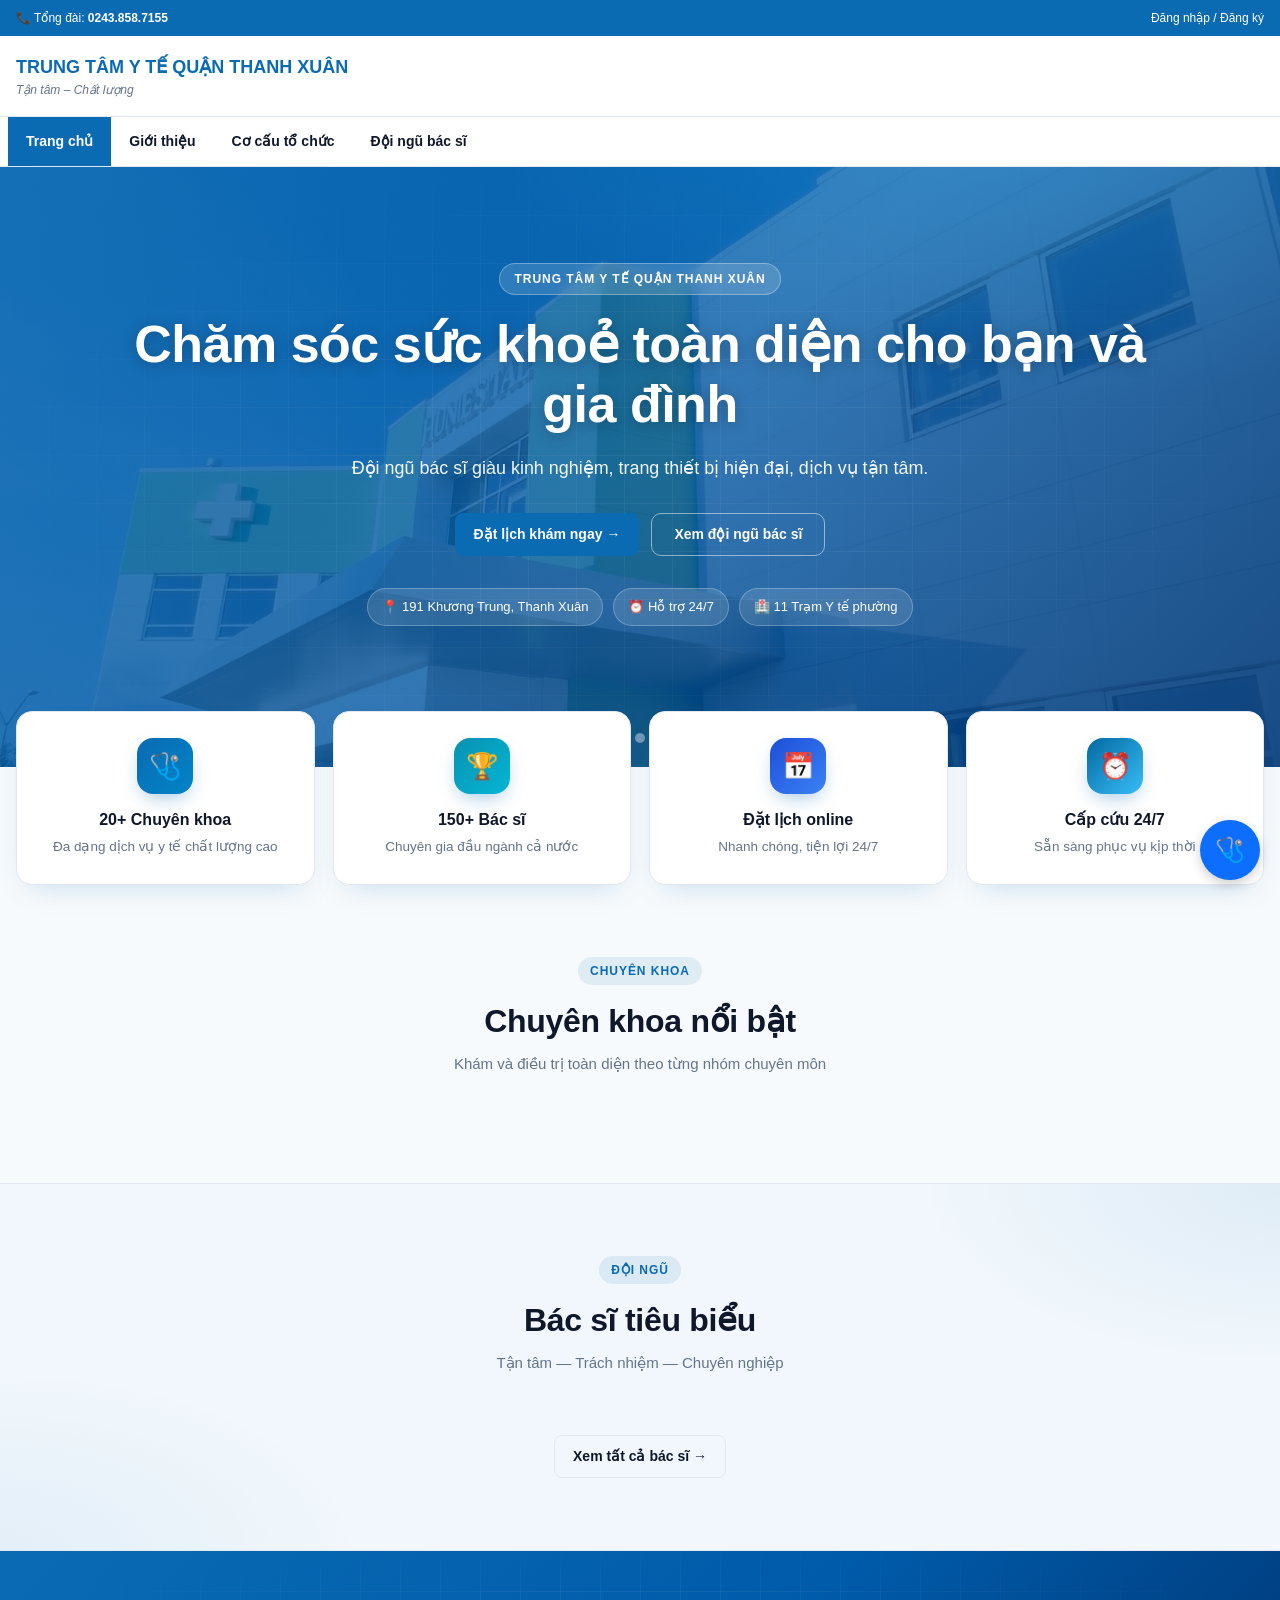
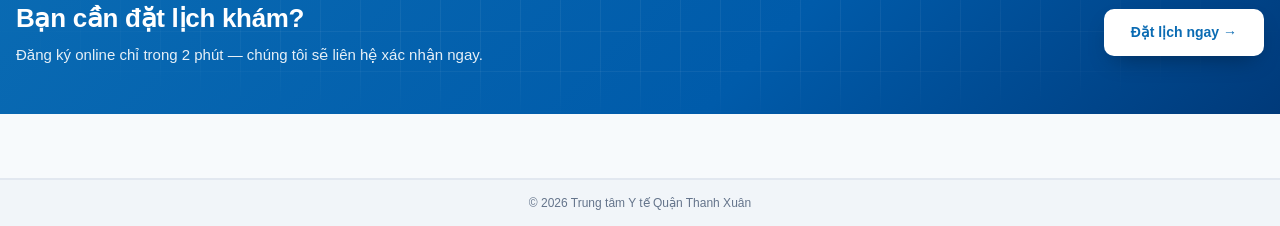
<file: src/main/resources/static/index.html>
<!doctype html>
<html lang="vi">
<head>
<meta charset="utf-8"/>
<meta name="viewport" content="width=device-width,initial-scale=1"/>
<title>TYT Quận Thanh Xuân — Trang chủ</title>
<meta name="description" content="Đặt lịch khám và chăm sóc sức khoẻ tại Trung tâm Y tế Quận Thanh Xuân."/>
<link rel="stylesheet" href="css/styles.css"/>
<link rel="stylesheet" href="css/index.css"/>
</head>
<body>
<script src="js/app.js"></script>
<script>renderHeader("index.html");</script>

<!-- ============ HERO SLIDER ============ -->
<section class="home-hero">
  <div class="home-hero-slides">
    <img src="images/hero-hospital.jpg" class="active" alt=""/>
    <img src="images/slide-1.jpg" alt=""/>
    <img src="images/slide-2.jpg" alt=""/>
    <img src="images/slide-3.jpg" alt=""/>
  </div>
  <div class="home-hero-overlay"></div>
  <div class="home-hero-inner container">
    <span class="home-eyebrow">Trung tâm Y tế Quận Thanh Xuân</span>
    <h1 id="heroTitle" class="home-title">Chăm sóc sức khoẻ toàn diện cho bạn và gia đình</h1>
    <p id="heroDesc" class="home-lead">Đội ngũ bác sĩ giàu kinh nghiệm, trang thiết bị hiện đại, dịch vụ tận tâm.</p>
    <div class="home-cta">
      <a href="booking.html" class="btn btn-primary">Đặt lịch khám ngay →</a>
      <a href="doctors.html" class="btn btn-outline-light">Xem đội ngũ bác sĩ</a>
    </div>
    <div class="home-hero-meta">
      <span>📍 191 Khương Trung, Thanh Xuân</span>
      <span>⏰ Hỗ trợ 24/7</span>
      <span>🏥 11 Trạm Y tế phường</span>
    </div>
  </div>
  <div class="home-hero-dots" id="dots"></div>
</section>

<!-- ============ FEATURE STATS ============ -->
<section class="container home-stats">
  <div class="home-feature">
    <div class="home-feature-icon ic-1">🩺</div>
    <h3>20+ Chuyên khoa</h3>
    <p>Đa dạng dịch vụ y tế chất lượng cao</p>
  </div>
  <div class="home-feature">
    <div class="home-feature-icon ic-2">🏆</div>
    <h3>150+ Bác sĩ</h3>
    <p>Chuyên gia đầu ngành cả nước</p>
  </div>
  <div class="home-feature">
    <div class="home-feature-icon ic-3">📅</div>
    <h3>Đặt lịch online</h3>
    <p>Nhanh chóng, tiện lợi 24/7</p>
  </div>
  <div class="home-feature">
    <div class="home-feature-icon ic-4">⏰</div>
    <h3>Cấp cứu 24/7</h3>
    <p>Sẵn sàng phục vụ kịp thời</p>
  </div>
</section>

<!-- ============ DEPARTMENTS ============ -->
<section class="container home-section">
  <div class="home-section-head">
    <span class="home-eyebrow-dark">Chuyên khoa</span>
    <h2 class="home-h2">Chuyên khoa nổi bật</h2>
    <p class="home-sub">Khám và điều trị toàn diện theo từng nhóm chuyên môn</p>
  </div>
  <div class="dept-grid" id="deptList"></div>
</section>

<!-- ============ DOCTORS ============ -->
<section class="home-doctors-bg">
  <div class="container home-section">
    <div class="home-section-head">
      <span class="home-eyebrow-dark">Đội ngũ</span>
      <h2 class="home-h2">Bác sĩ tiêu biểu</h2>
      <p class="home-sub">Tận tâm — Trách nhiệm — Chuyên nghiệp</p>
    </div>
    <div class="doc-grid" id="docList"></div>
    <div class="text-center mt-4">
      <a href="doctors.html" class="btn btn-outline">Xem tất cả bác sĩ →</a>
    </div>
  </div>
</section>

<!-- ============ CTA STRIP ============ -->
<section class="home-cta-strip">
  <div class="container home-cta-inner">
    <div>
      <h2>Bạn cần đặt lịch khám?</h2>
      <p>Đăng ký online chỉ trong 2 phút — chúng tôi sẽ liên hệ xác nhận ngay.</p>
    </div>
    <a href="booking.html" class="btn btn-white">Đặt lịch ngay →</a>
  </div>
</section>

<script>renderFooter();</script>
<script>
const slidesData = [
  ["Chăm sóc sức khoẻ toàn diện cho bạn và gia đình","Đội ngũ bác sĩ giàu kinh nghiệm, trang thiết bị hiện đại."],
  ["Cơ sở vật chất hiện đại bậc nhất","Không gian xanh, sạch, thân thiện với người bệnh."],
  ["Đội ngũ y bác sĩ tận tâm","150+ chuyên gia hàng đầu sẵn sàng phục vụ 24/7."],
  ["Trang thiết bị y tế tiên tiến","Công nghệ chẩn đoán và điều trị nhập khẩu chính hãng."],
];
const heroImgs = $$(".home-hero-slides img");
const dots = $("#dots");
slidesData.forEach((_,i)=>{ const b=document.createElement("button"); if(i===0)b.classList.add("active"); b.onclick=()=>setSlide(i); dots.appendChild(b); });
let cur = 0;
function setSlide(i){ cur=i; heroImgs.forEach((im,k)=>im.classList.toggle("active",k===i));
  $$(".home-hero-dots button").forEach((b,k)=>b.classList.toggle("active",k===i));
  $("#heroTitle").textContent = slidesData[i][0]; $("#heroDesc").textContent = slidesData[i][1]; }
setInterval(()=>setSlide((cur+1)%slidesData.length), 4000);

$("#deptList").innerHTML = departments.map((d,i) => `
  <article class="dept-card">
    <div class="dept-num">${String(i+1).padStart(2,"0")}</div>
    <h3>${esc(d.name)}</h3>
    <p>${esc(d.desc)}</p>
    <a href="booking.html" class="dept-link">Đặt lịch →</a>
  </article>`).join("");

$("#docList").innerHTML = doctors.slice(0,3).map(d => `
  <article class="doc-card">
    <div class="doc-avatar"><img src="${d.avatar}" alt=""/></div>
    <h3>${esc(d.name)}</h3>
    <p class="doc-spec">${esc(d.specialty)}</p>
    <p class="doc-exp">${esc(d.exp)}</p>
    <a href="booking.html" class="doc-link">Đặt lịch khám →</a>
  </article>`).join("");
</script>
</body>
</html>
</file>
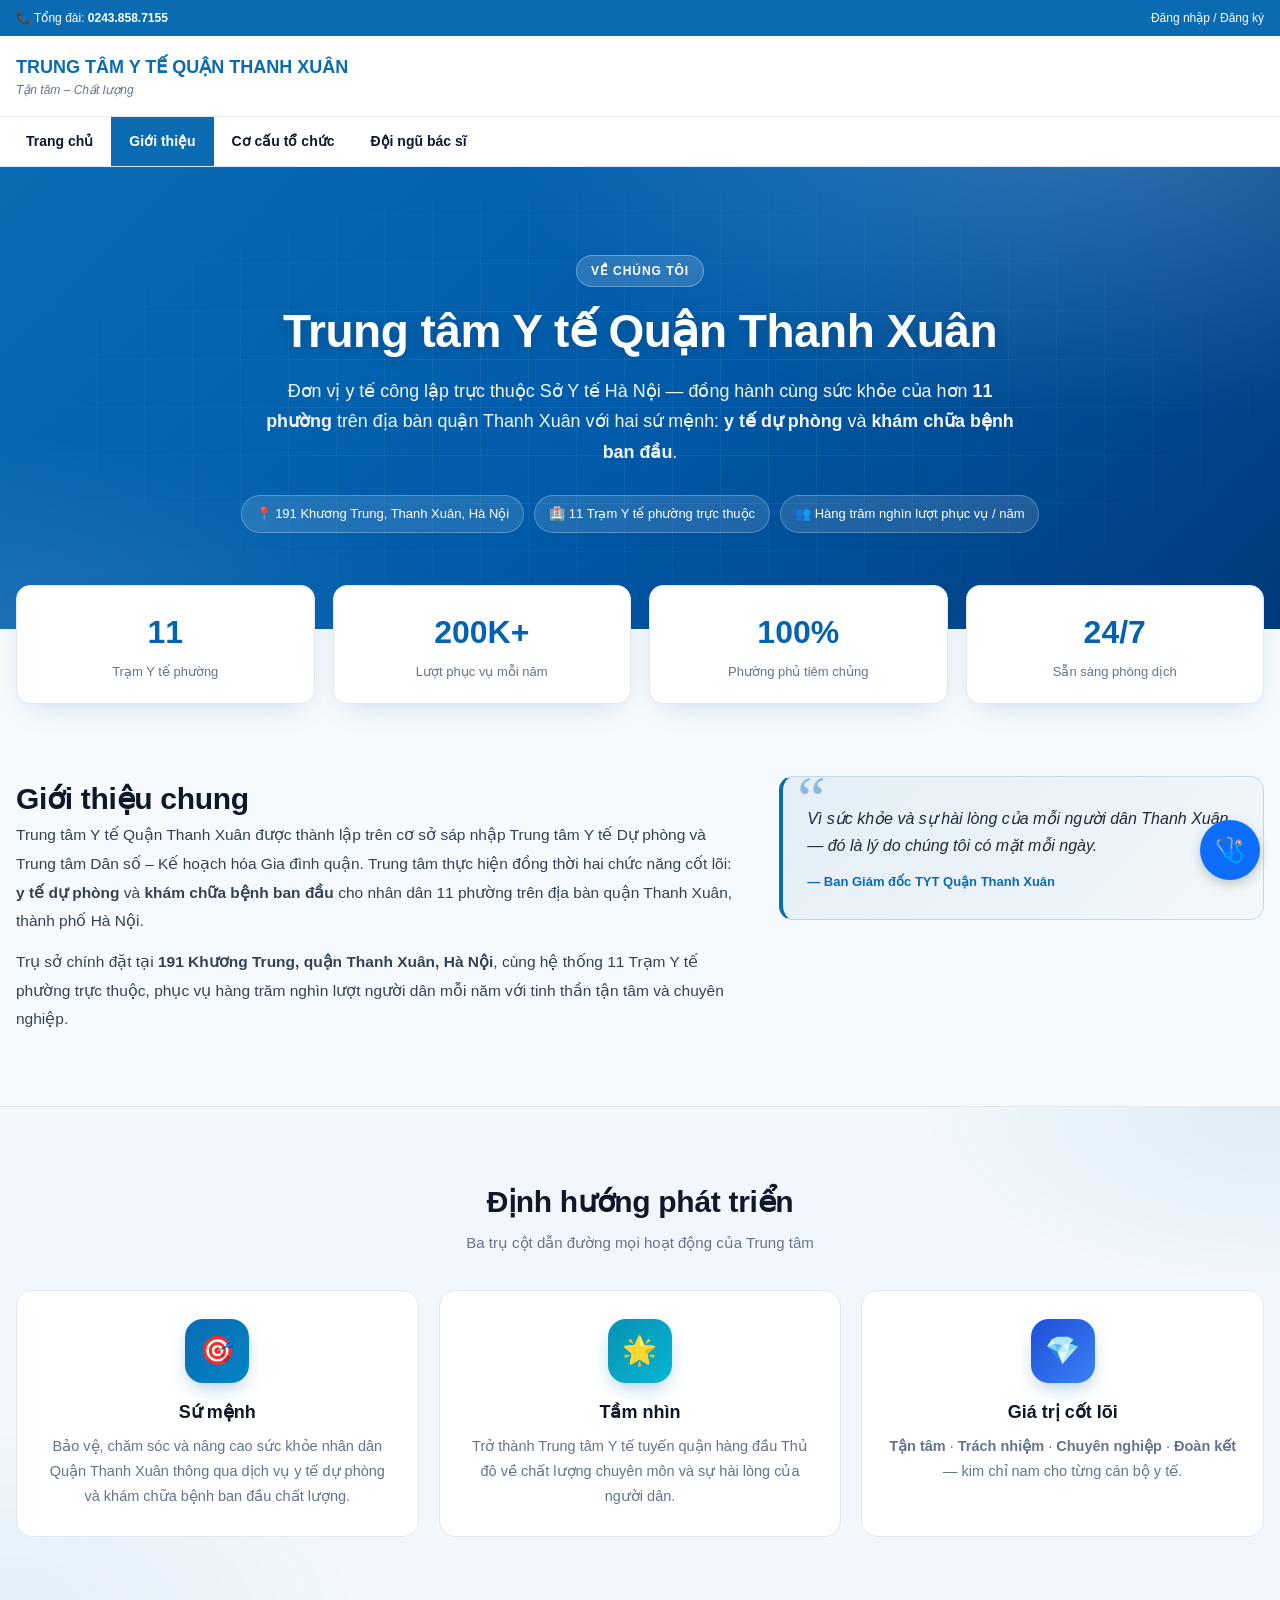
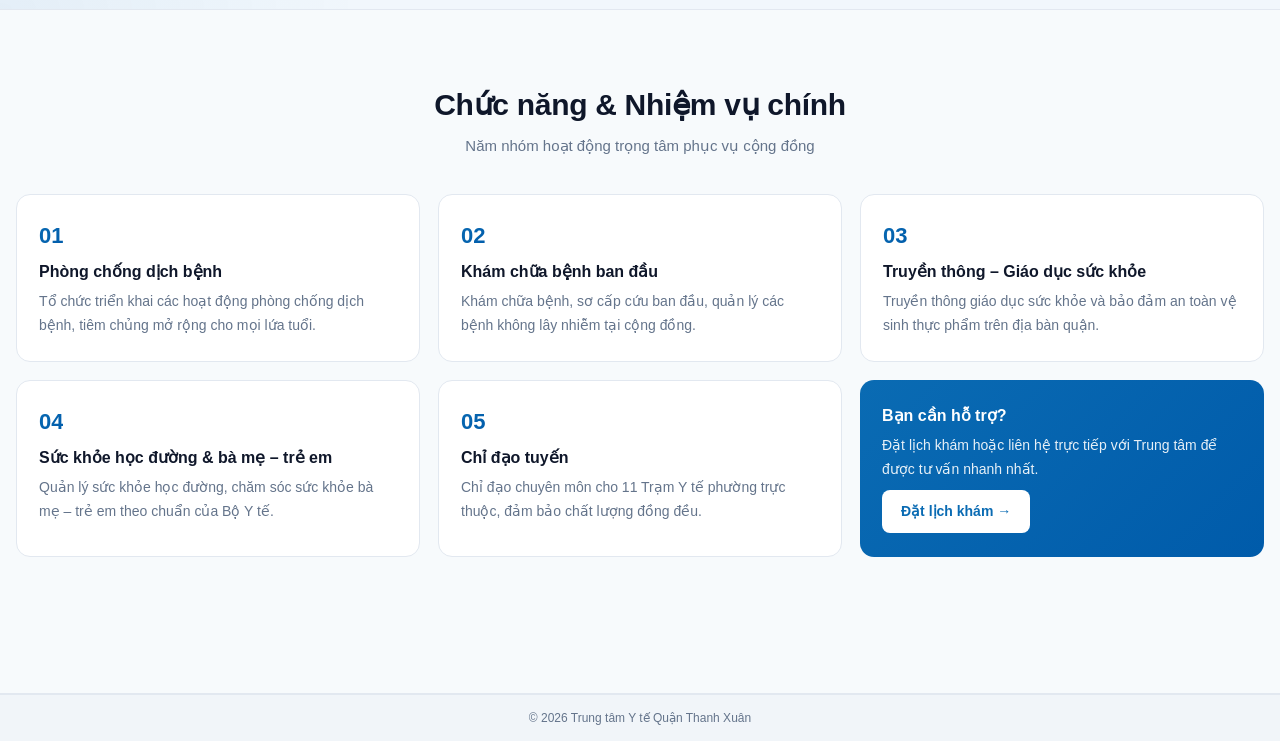
<file: src/main/resources/static/about.html>
<!doctype html>
<html lang="vi">
<head>
<meta charset="utf-8"/>
<meta name="viewport" content="width=device-width,initial-scale=1"/>
<title>Giới thiệu — TYT Quận Thanh Xuân</title>
<link rel="stylesheet" href="css/styles.css"/>
<link rel="stylesheet" href="css/about.css"/>
</head>
<body>
<script src="js/app.js"></script>
<script>renderHeader("about.html");</script>

<!-- ============ HERO ============ -->
<section class="about-hero">
  <div class="about-hero-bg"></div>
  <div class="about-hero-inner container">
    <span class="about-eyebrow">Về chúng tôi</span>
    <h1 class="about-title">Trung tâm Y tế Quận Thanh Xuân</h1>
    <p class="about-lead">
      Đơn vị y tế công lập trực thuộc Sở Y tế Hà Nội — đồng hành cùng sức khỏe
      của hơn <b>11 phường</b> trên địa bàn quận Thanh Xuân với hai sứ mệnh:
      <b>y tế dự phòng</b> và <b>khám chữa bệnh ban đầu</b>.
    </p>
    <div class="about-hero-meta">
      <span>📍 191 Khương Trung, Thanh Xuân, Hà Nội</span>
      <span>🏥 11 Trạm Y tế phường trực thuộc</span>
      <span>👥 Hàng trăm nghìn lượt phục vụ / năm</span>
    </div>
  </div>
</section>

<!-- ============ STATS ============ -->
<section class="container about-stats">
  <div class="stat-card">
    <div class="stat-num">11</div>
    <div class="stat-label">Trạm Y tế phường</div>
  </div>
  <div class="stat-card">
    <div class="stat-num">200K+</div>
    <div class="stat-label">Lượt phục vụ mỗi năm</div>
  </div>
  <div class="stat-card">
    <div class="stat-num">100%</div>
    <div class="stat-label">Phường phủ tiêm chủng</div>
  </div>
  <div class="stat-card">
    <div class="stat-num">24/7</div>
    <div class="stat-label">Sẵn sàng phòng dịch</div>
  </div>
</section>

<!-- ============ INTRO ============ -->
<section class="container about-section">
  <div class="about-intro">
    <div>
      <h2 class="section-title">Giới thiệu chung</h2>
      <p class="section-text">
        Trung tâm Y tế Quận Thanh Xuân được thành lập trên cơ sở sáp nhập
        Trung tâm Y tế Dự phòng và Trung tâm Dân số – Kế hoạch hóa Gia đình
        quận. Trung tâm thực hiện đồng thời hai chức năng cốt lõi:
        <b>y tế dự phòng</b> và <b>khám chữa bệnh ban đầu</b> cho nhân dân
        11 phường trên địa bàn quận Thanh Xuân, thành phố Hà Nội.
      </p>
      <p class="section-text mt-3">
        Trụ sở chính đặt tại <b>191 Khương Trung, quận Thanh Xuân, Hà Nội</b>,
        cùng hệ thống 11 Trạm Y tế phường trực thuộc, phục vụ hàng trăm nghìn
        lượt người dân mỗi năm với tinh thần tận tâm và chuyên nghiệp.
      </p>
    </div>
    <aside class="about-quote">
      <div class="quote-mark">“</div>
      <p>
        Vì sức khỏe và sự hài lòng của mỗi người dân Thanh Xuân —
        đó là lý do chúng tôi có mặt mỗi ngày.
      </p>
      <div class="quote-author">— Ban Giám đốc TYT Quận Thanh Xuân</div>
    </aside>
  </div>
</section>

<!-- ============ MISSION / VISION / VALUES ============ -->
<section class="about-mvv-bg">
  <div class="container about-section">
    <h2 class="section-title text-center">Định hướng phát triển</h2>
    <p class="section-sub text-center">Ba trụ cột dẫn đường mọi hoạt động của Trung tâm</p>

    <div class="mvv-grid">
      <article class="mvv-card">
        <div class="mvv-icon mvv-icon-1">🎯</div>
        <h3>Sứ mệnh</h3>
        <p>Bảo vệ, chăm sóc và nâng cao sức khỏe nhân dân Quận Thanh Xuân thông qua dịch vụ y tế dự phòng và khám chữa bệnh ban đầu chất lượng.</p>
      </article>
      <article class="mvv-card">
        <div class="mvv-icon mvv-icon-2">🌟</div>
        <h3>Tầm nhìn</h3>
        <p>Trở thành Trung tâm Y tế tuyến quận hàng đầu Thủ đô về chất lượng chuyên môn và sự hài lòng của người dân.</p>
      </article>
      <article class="mvv-card">
        <div class="mvv-icon mvv-icon-3">💎</div>
        <h3>Giá trị cốt lõi</h3>
        <p><b>Tận tâm</b> · <b>Trách nhiệm</b> · <b>Chuyên nghiệp</b> · <b>Đoàn kết</b> — kim chỉ nam cho từng cán bộ y tế.</p>
      </article>
    </div>
  </div>
</section>

<!-- ============ FUNCTIONS ============ -->
<section class="container about-section">
  <h2 class="section-title text-center">Chức năng &amp; Nhiệm vụ chính</h2>
  <p class="section-sub text-center">Năm nhóm hoạt động trọng tâm phục vụ cộng đồng</p>

  <div class="func-grid">
    <div class="func-card">
      <div class="func-num">01</div>
      <h4>Phòng chống dịch bệnh</h4>
      <p>Tổ chức triển khai các hoạt động phòng chống dịch bệnh, tiêm chủng mở rộng cho mọi lứa tuổi.</p>
    </div>
    <div class="func-card">
      <div class="func-num">02</div>
      <h4>Khám chữa bệnh ban đầu</h4>
      <p>Khám chữa bệnh, sơ cấp cứu ban đầu, quản lý các bệnh không lây nhiễm tại cộng đồng.</p>
    </div>
    <div class="func-card">
      <div class="func-num">03</div>
      <h4>Truyền thông – Giáo dục sức khỏe</h4>
      <p>Truyền thông giáo dục sức khỏe và bảo đảm an toàn vệ sinh thực phẩm trên địa bàn quận.</p>
    </div>
    <div class="func-card">
      <div class="func-num">04</div>
      <h4>Sức khỏe học đường &amp; bà mẹ – trẻ em</h4>
      <p>Quản lý sức khỏe học đường, chăm sóc sức khỏe bà mẹ – trẻ em theo chuẩn của Bộ Y tế.</p>
    </div>
    <div class="func-card">
      <div class="func-num">05</div>
      <h4>Chỉ đạo tuyến</h4>
      <p>Chỉ đạo chuyên môn cho 11 Trạm Y tế phường trực thuộc, đảm bảo chất lượng đồng đều.</p>
    </div>
    <div class="func-card func-card-cta">
      <h4>Bạn cần hỗ trợ?</h4>
      <p>Đặt lịch khám hoặc liên hệ trực tiếp với Trung tâm để được tư vấn nhanh nhất.</p>
      <a href="booking.html" class="btn btn-primary mt-2">Đặt lịch khám →</a>
    </div>
  </div>
</section>

<script>renderFooter();</script>
</body>
</html>
</file>
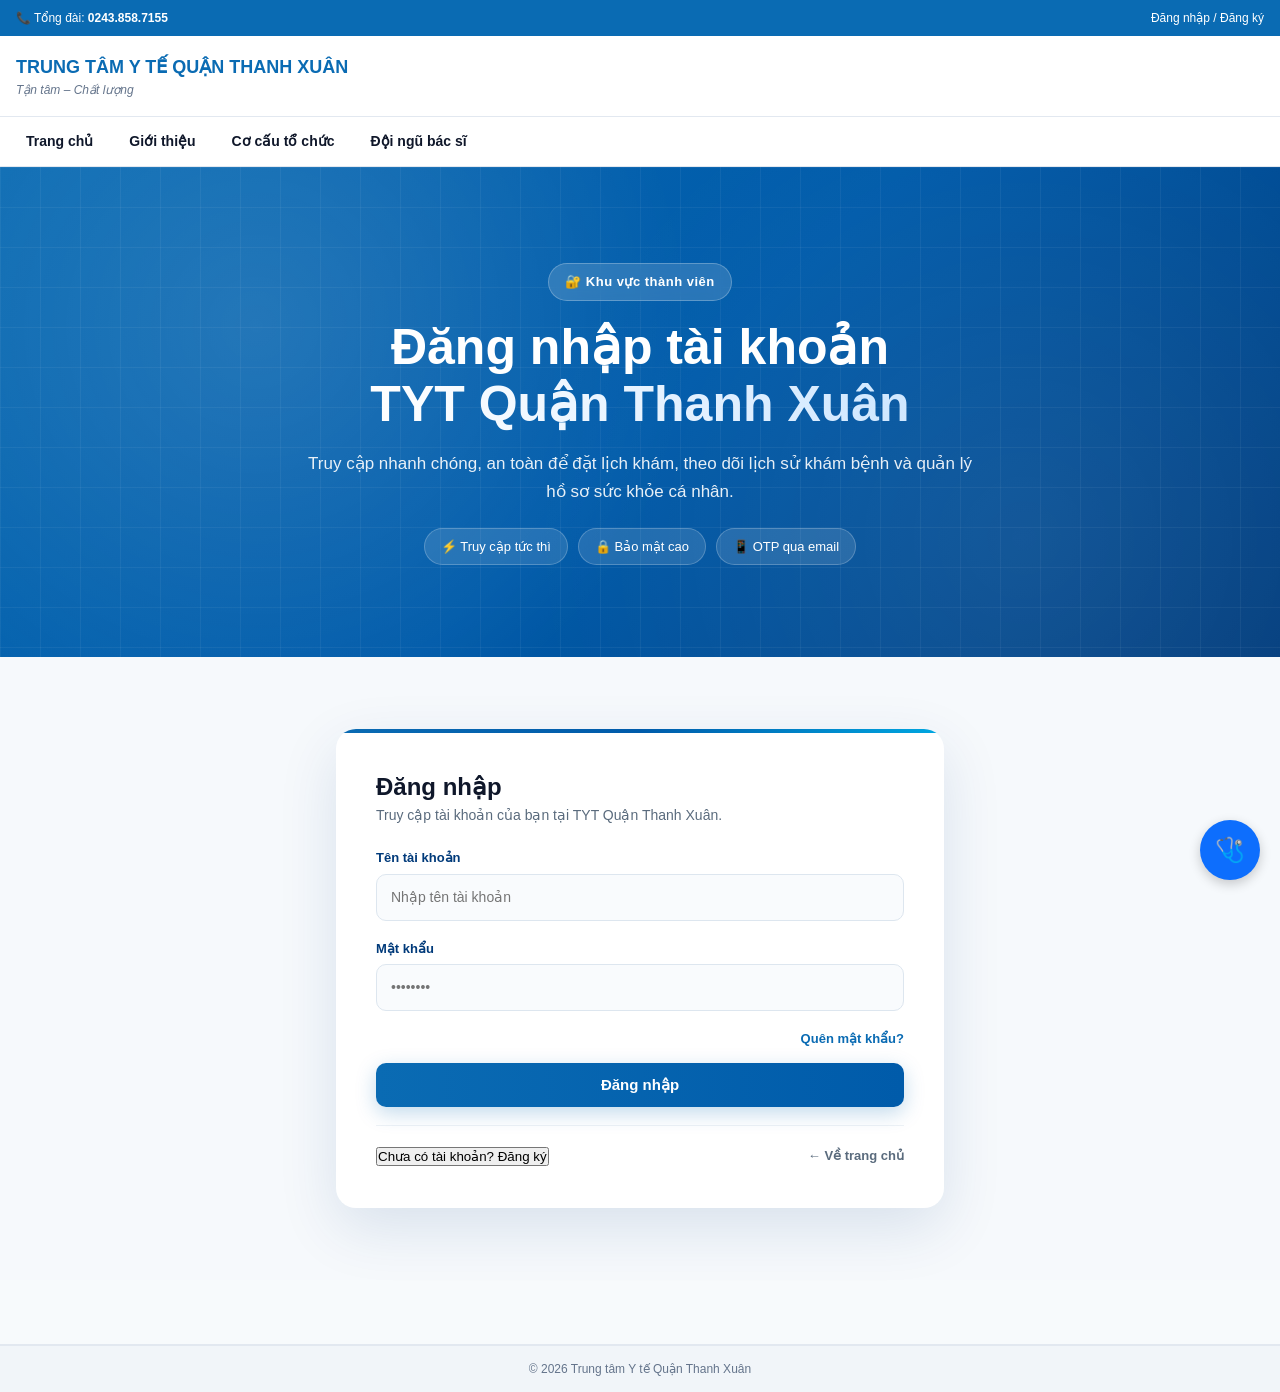
<file: src/main/resources/static/accountmanage.html>
<!doctype html>
<html lang="vi">
<head>
<meta charset="utf-8"/>
<meta name="viewport" content="width=device-width,initial-scale=1"/>
<title>Quản lý tài khoản — TYT Quận Thanh Xuân</title>
<link rel="stylesheet" href="css/styles.css"/>
<link rel="stylesheet" href="css/accountmanage.css"/>
</head>
<body>

<script src="js/app.js"></script>
<script src="js/auth.js"></script>
<script src="js/accountmanage.api.js"></script>
<script src="js/accountmanage.js"></script>

<script>renderHeader();</script>

<!-- HERO -->
<section class="am-hero">
  <div class="am-hero-grid"></div>
  <div class="container am-hero-inner">
    <span class="am-eyebrow">⚙️ Quản trị hệ thống</span>
    <h1 class="am-title">Quản lý tài khoản<br/><span>người dùng hệ thống</span></h1>
    <p class="am-lead">
      Theo dõi, phân quyền và kiểm soát toàn bộ tài khoản của Trung tâm Y tế
      Quận Thanh Xuân — minh bạch, an toàn và bảo mật.
    </p>
    <div class="am-meta">
      <span class="am-chip">👥 Tài khoản hệ thống</span>
      <span class="am-chip">🔒 Phân quyền vai trò</span>
      <span class="am-chip">🛡️ Bảo mật cao</span>
    </div>
    <div class="am-dots">
      <span class="dot active"></span><span class="dot"></span>
      <span class="dot"></span><span class="dot"></span>
    </div>
  </div>
</section>

<!-- CONTENT -->
<section class="am-section">
  <div class="container am-container">
    <div class="am-card">
      <div class="am-card-head">
        <div>
          <h2 class="am-h2">Danh sách tài khoản</h2>
          <p class="am-sub">Quản lý toàn bộ tài khoản đăng nhập trên hệ thống.</p>
        </div>
      </div>
      <div id="content" class="am-content"></div>
    </div>
  </div>
</section>

<script>renderFooter();</script>
</body>
</html>
</file>
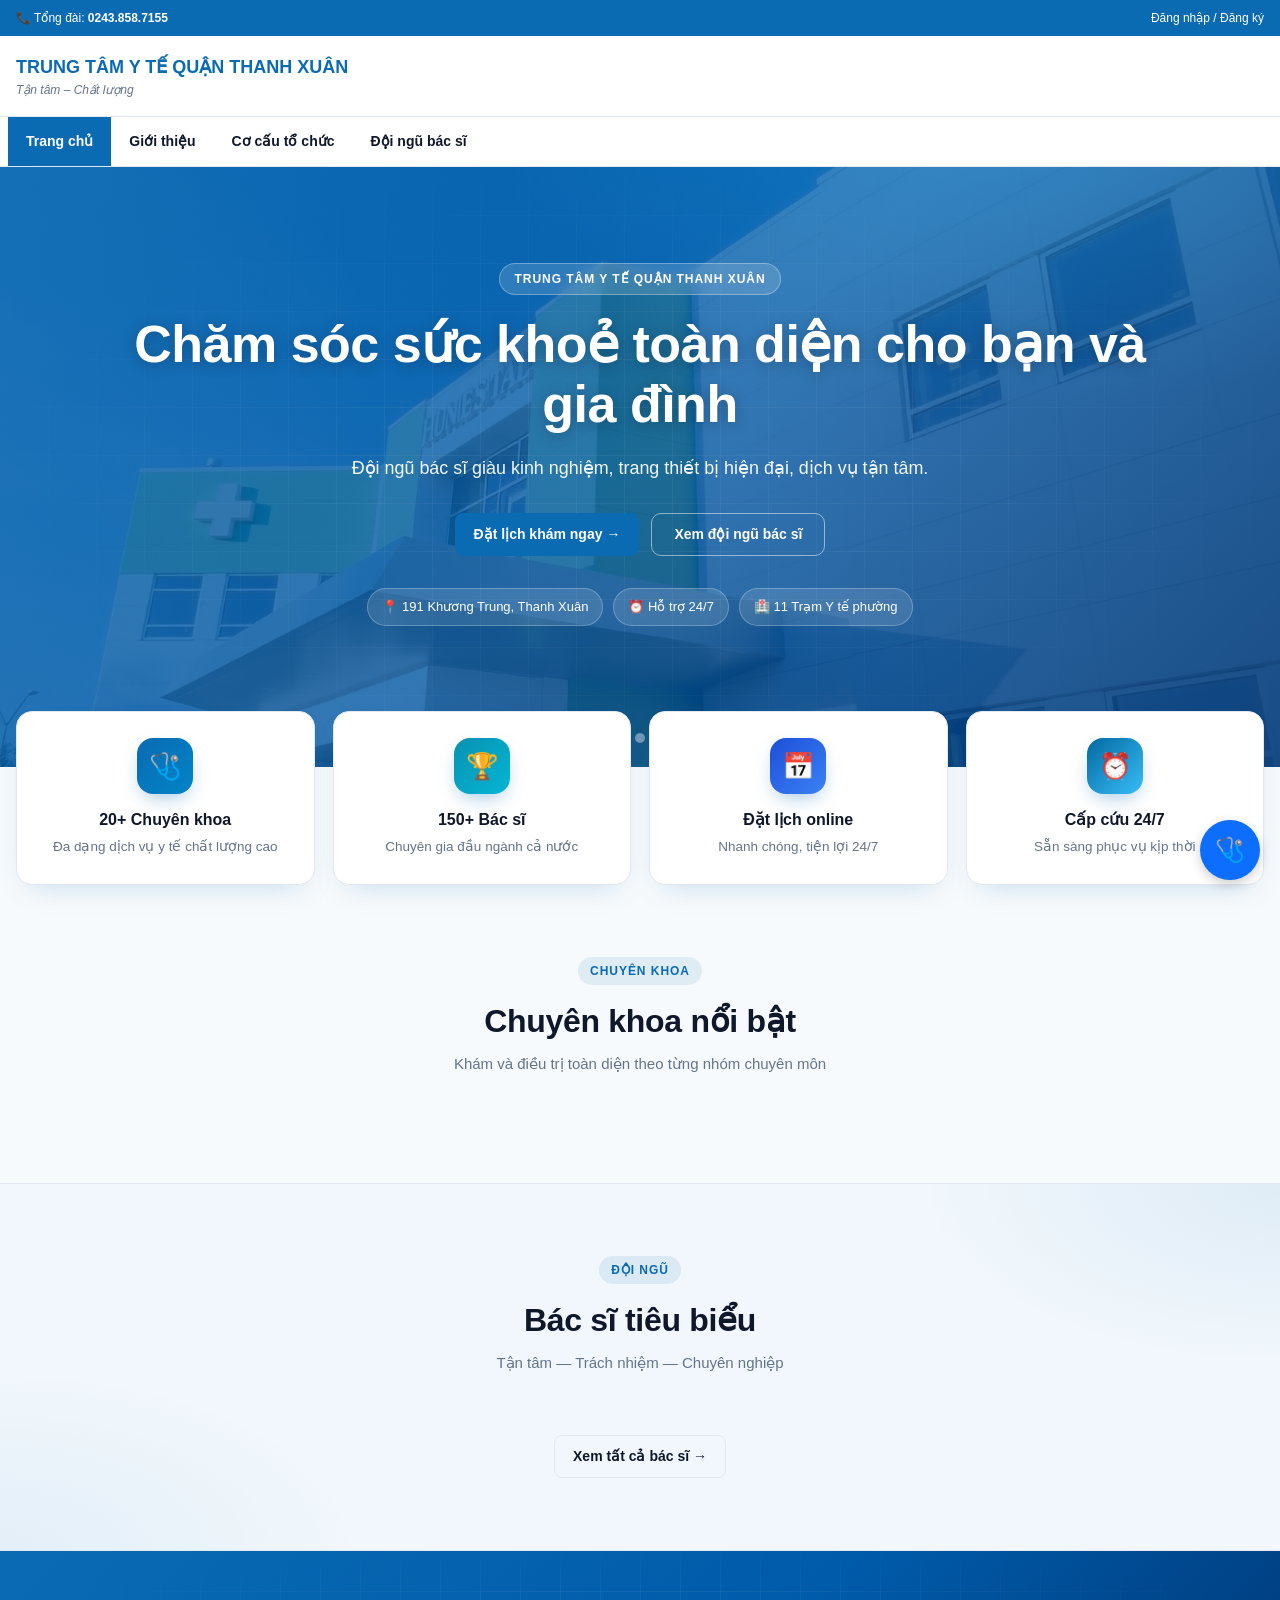
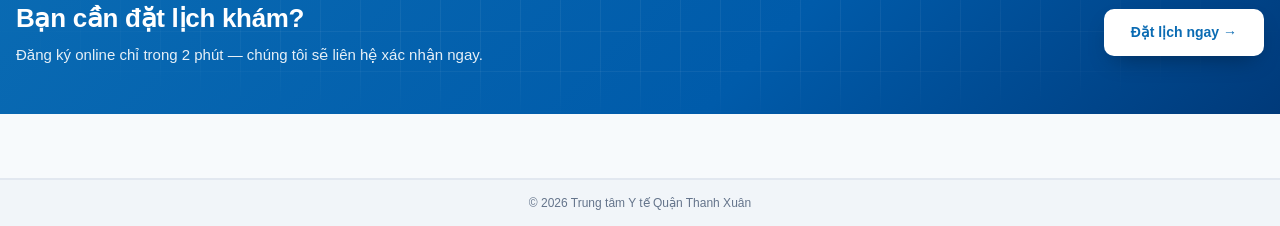
<file: src/main/resources/static/appointmentmanage.html>
<!doctype html>
<html lang="vi">
<head>
<meta charset="utf-8"/>
<meta name="viewport" content="width=device-width,initial-scale=1"/>
<title>Quản lý lịch khám — TYT Quận Thanh Xuân</title>
<link rel="stylesheet" href="css/styles.css"/>
<link rel="stylesheet" href="css/appointmentmanage.css"/>
</head>
<body>

<script src="js/app.js"></script>
<script src="js/auth.js"></script>
<script src="js/appointmentmanage.api.js"></script>
<script src="js/appointmentmanage.js"></script>

<script>renderHeader();</script>

<!-- HERO -->
<section class="apm-hero">
  <div class="apm-hero-grid"></div>
  <div class="container apm-hero-inner">
    <span class="apm-eyebrow">📅 Quản trị lịch khám</span>
    <h1 class="apm-title">Quản lý lịch khám<br/><span>của toàn hệ thống</span></h1>
    <p class="apm-lead">
      Theo dõi, xác nhận và điều phối toàn bộ lịch khám của Trung tâm Y tế
      Quận Thanh Xuân — nhanh chóng, chính xác và minh bạch.
    </p>
    <div class="apm-meta">
      <span class="apm-chip">🗓️ Lịch theo ngày</span>
      <span class="apm-chip">✅ Xác nhận nhanh</span>
      <span class="apm-chip">📊 Thống kê trực quan</span>
    </div>
    <div class="apm-dots">
      <span class="dot active"></span><span class="dot"></span>
      <span class="dot"></span><span class="dot"></span>
    </div>
  </div>
</section>

<!-- CONTENT -->
<section class="apm-section">
  <div class="container apm-container">
    <div class="apm-card">
      <div class="apm-card-head">
        <div>
          <h2 class="apm-h2">Danh sách lịch khám</h2>
          <p class="apm-sub">Quản lý toàn bộ lịch hẹn của bệnh nhân trên hệ thống.</p>
        </div>
      </div>
      <div id="content" class="apm-content"></div>
    </div>
  </div>
</section>

<script>renderFooter();</script>
</body>
</html>
</file>
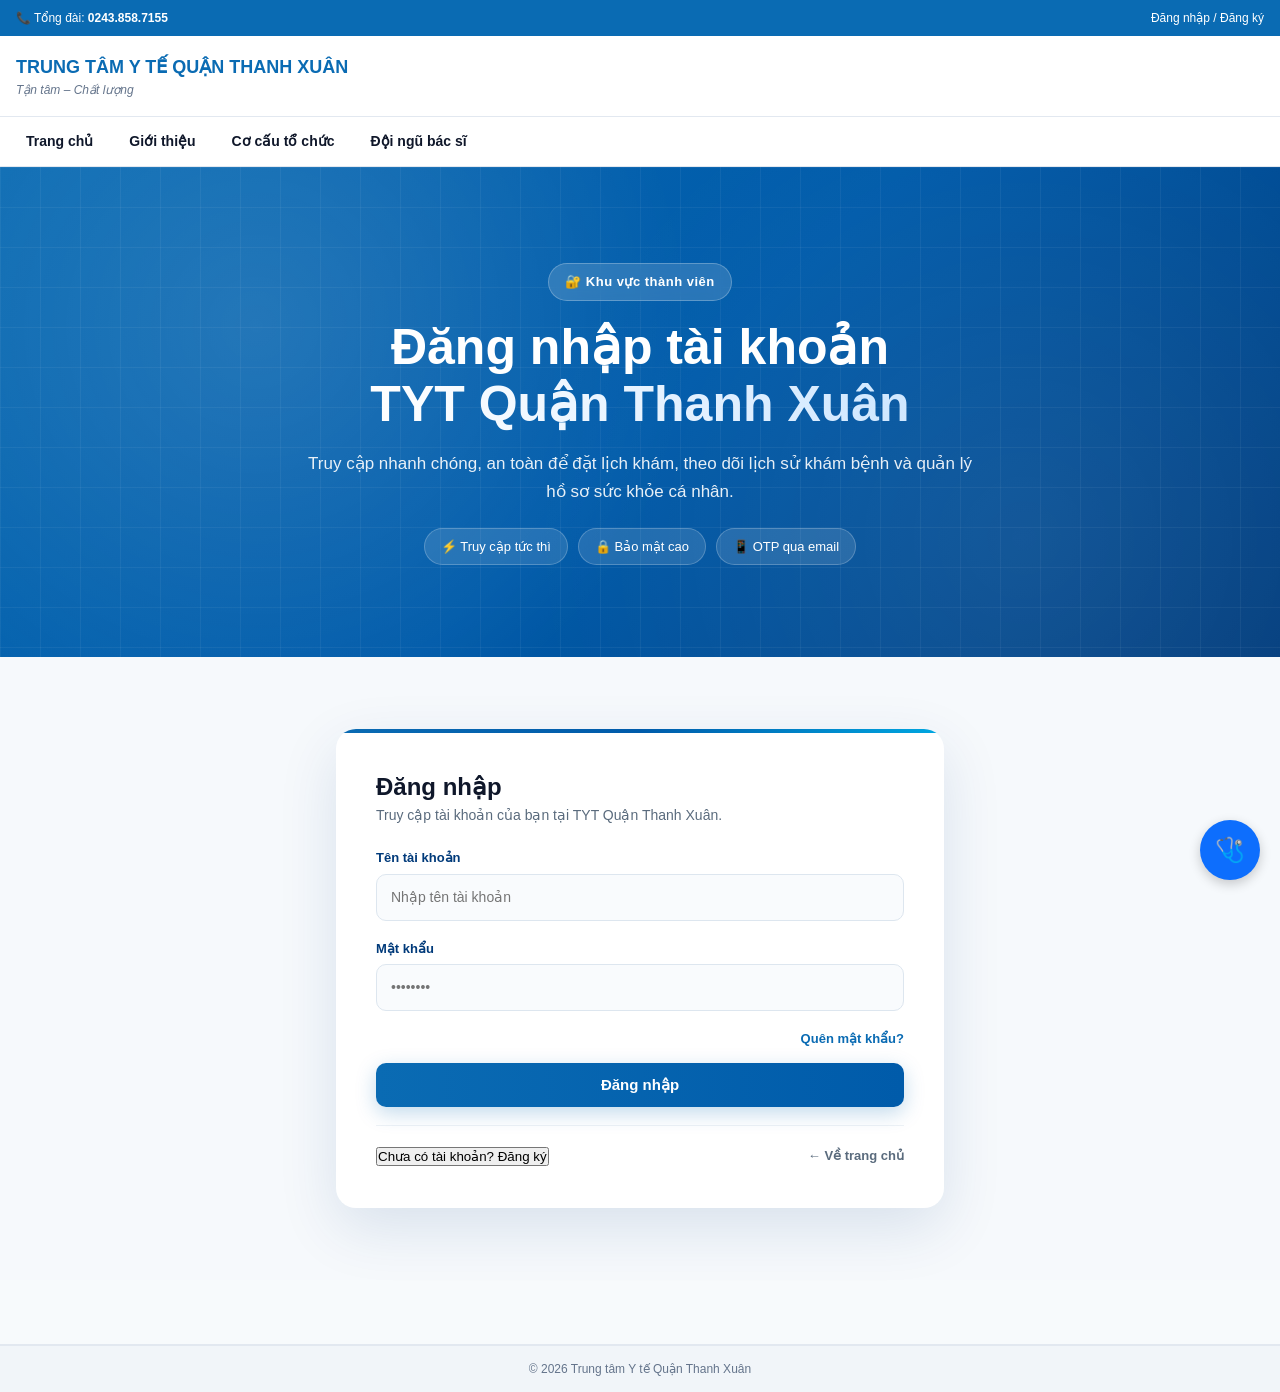
<file: src/main/resources/static/auth.html>
<!doctype html>
<html lang="vi">
<head>
    <meta charset="utf-8"/>
    <meta name="viewport" content="width=device-width,initial-scale=1"/>

    <title>Đăng nhập / Đăng ký — TYT Quận Thanh Xuân</title>

    <link rel="stylesheet" href="css/styles.css"/>
    <link rel="stylesheet" href="css/auth.css"/>
</head>

<body>

<script src="js/app.js"></script>
<script>
    renderHeader("login.html");
</script>

<!-- HERO -->
<section class="lg-hero">
    <div class="lg-hero-grid"></div>

    <div class="container lg-hero-inner">

        <span class="lg-eyebrow">
            🔐 Khu vực thành viên
        </span>

        <h1 class="lg-title">
            Đăng nhập tài khoản<br/>
            <span>TYT Quận Thanh Xuân</span>
        </h1>

        <p class="lg-lead">
            Truy cập nhanh chóng, an toàn để đặt lịch khám,
            theo dõi lịch sử khám bệnh và quản lý hồ sơ sức khỏe cá nhân.
        </p>

        <div class="lg-meta">
            <span class="lg-chip">⚡ Truy cập tức thì</span>
            <span class="lg-chip">🔒 Bảo mật cao</span>
            <span class="lg-chip">📱 OTP qua email</span>
        </div>

    </div>
</section>

<!-- AUTH -->
<section class="lg-section">

    <div class="container lg-container">

        <div class="lg-card">

            <!-- TITLE -->
            <h1 id="title" class="lg-main-title">
                Đăng nhập
            </h1>

            <p class="lg-sub">
                Truy cập tài khoản của bạn tại TYT Quận Thanh Xuân.
            </p>

            <!-- FORM -->
            <form class="lg-form"
                  id="form"
                  onsubmit="return submitForm(event)">

                <!-- NAME -->
                <div id="nameWrap"
                     style="display:none">

                    <label>
                        Họ và tên

                        <input type="text"
                               id="name"
                               placeholder="Nhập họ và tên"/>
                    </label>
                </div>

                <!-- USERNAME -->
                <div>
                    <label>
                        Tên tài khoản

                        <input type="text"
                               id="username"
                               required
                               placeholder="Nhập tên tài khoản"/>
                    </label>
                </div>

                <!-- EMAIL -->
                <div id="emailWrap"
                     style="display:none">

                    <label>
                        Email

                        <input type="email"
                               id="email"
                               placeholder="Nhập email"/>
                    </label>
                </div>

                <!-- DOB -->
                <div id="dobWrap"
                     style="display:none">

                    <label>
                        Ngày sinh

                        <input type="date"
                               id="dateOfBirth"/>
                    </label>
                </div>

                <!-- GENDER -->
                <div id="genderWrap"
                     style="display:none">

                    <label>
                        Giới tính

                        <select id="gender">
                            <option value="Nam">Nam</option>
                            <option value="Nữ">Nữ</option>
                        </select>
                    </label>
                </div>

                <!-- PHONE -->
                <div id="phoneWrap"
                     style="display:none">

                    <label>
                        Số điện thoại

                        <input type="text"
                               id="phone"
                               placeholder="Nhập số điện thoại"/>
                    </label>
                </div>

                <!-- PASSWORD -->
                <div>
                    <label>
                        Mật khẩu

                        <input type="password"
                               id="password"
                               required
                               minlength="6"
                               placeholder="••••••••"/>
                    </label>
                </div>

                <!-- FORGOT -->
                <div class="lg-row">
                    <a href="forgot-password.html"
                       class="lg-link">

                        Quên mật khẩu?
                    </a>
                </div>

                <!-- SUBMIT -->
                <button class="lg-btn"
                        id="submitBtn"
                        type="submit">

                    Đăng nhập
                </button>

            </form>

            <!-- OTP -->
            <div id="otpSection"
                 class="lg-otp"
                 style="display:none">

                <h3 class="lg-h2">
                    Xác thực email
                </h3>

                <p class="lg-sub">
                    Nhập mã OTP đã gửi đến email của bạn.
                </p>

                <div class="lg-form">

                    <label>
                        Email

                        <input type="email"
                               id="verifyEmail"
                               placeholder="Nhập email"/>
                    </label>

                    <label>
                        Mã OTP

                        <input type="text"
                               id="verifyOtp"
                               placeholder="Nhập OTP"/>
                    </label>

                    <button type="button"
                            class="lg-btn"
                            onclick="verifyEmailOtp()">

                        Xác thực
                    </button>

                    <button class="lg-btn lg-btn-ghost"
                            onclick="resendOtp()">

                        Gửi lại OTP
                    </button>

                </div>
            </div>

            <!-- LINKS -->
            <div class="lg-switch">

                <div id="link1">
                    <button class="lg-link-btn"
                            onclick="setMode('register')">

                        Chưa có tài khoản? Đăng ký
                    </button>
                </div>

                <div id="link2"
                     style="display:none">

                    <button class="lg-link-btn"
                            onclick="setMode('login')">

                        Đã có tài khoản? Đăng nhập
                    </button>
                </div>

                <a href="index.html"
                   class="lg-link muted">

                    ← Về trang chủ
                </a>

            </div>

        </div>

    </div>

</section>

<script>
    renderFooter();
</script>

<script src="js/auth.js"></script>

</body>
</html>
</file>
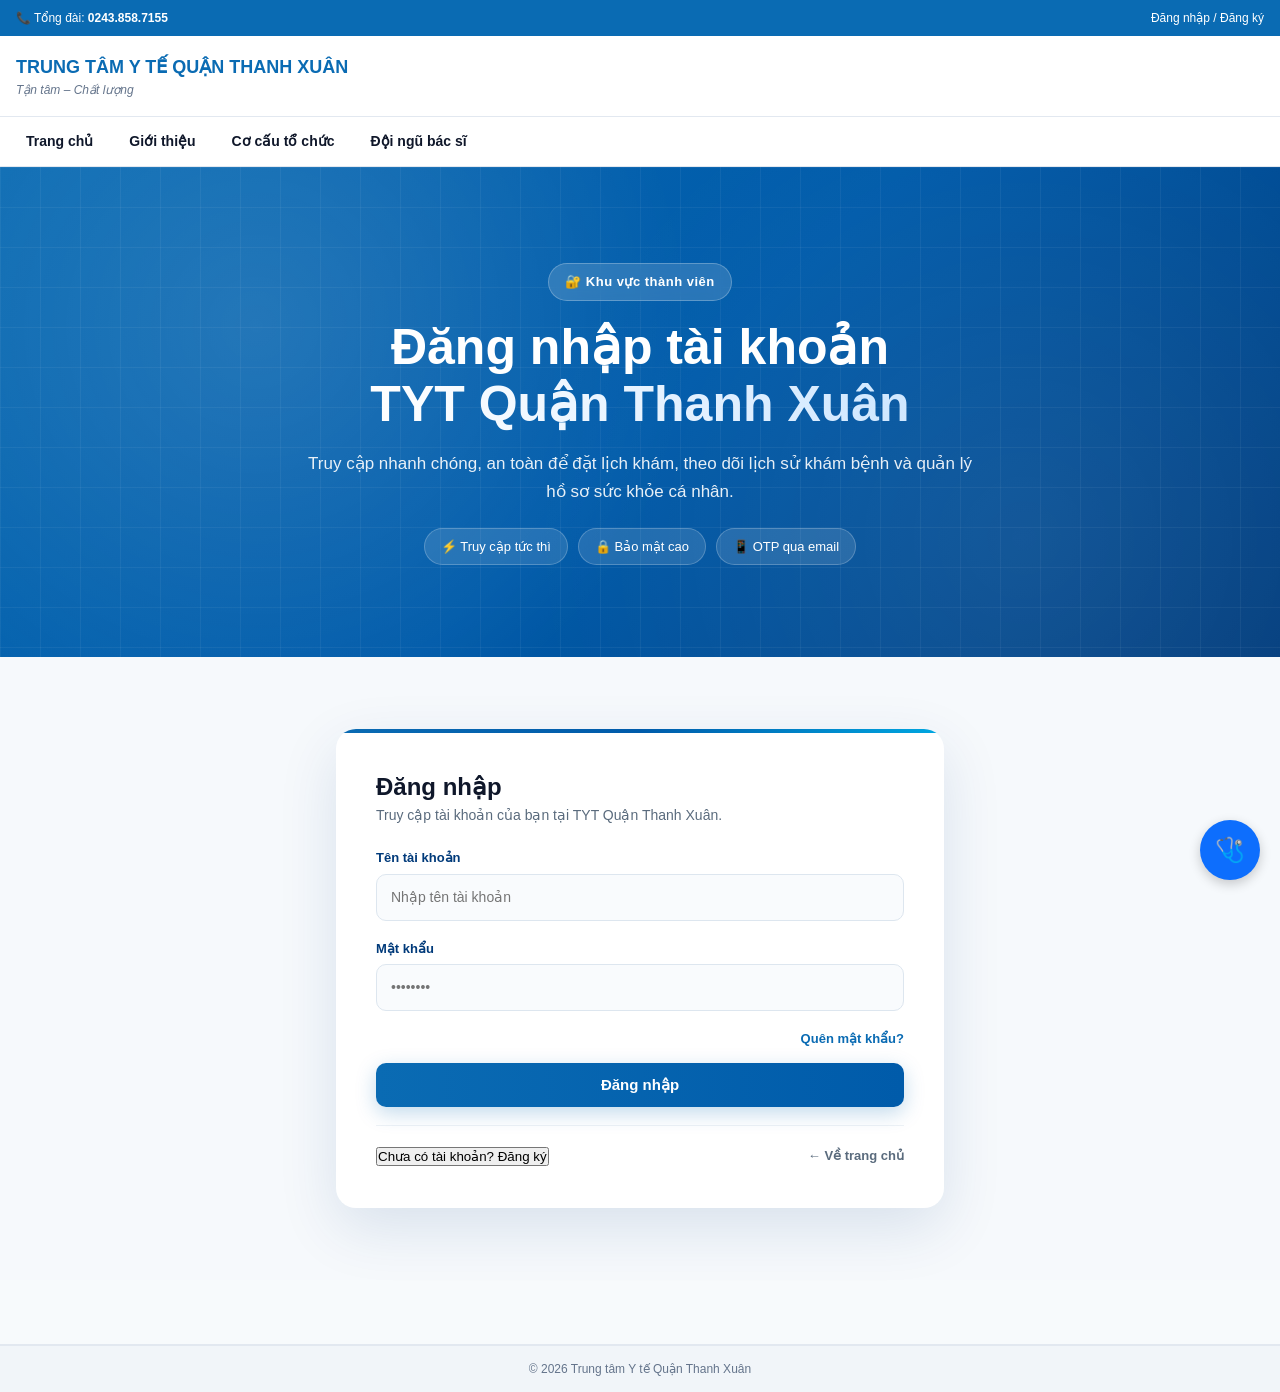
<file: src/main/resources/static/booking.html>
<!doctype html>
<html lang="vi">
<head>
<meta charset="utf-8"/>
<meta name="viewport" content="width=device-width,initial-scale=1"/>
<title>Đặt lịch khám — TYT Quận Thanh Xuân</title>
<link rel="stylesheet" href="css/styles.css"/>
<link rel="stylesheet" href="css/booking.css"/>
</head>
<body>

<!-- Core scripts -->
<script src="js/app.js"></script>
<script src="js/appointment.js"></script>
<script src="js/doctors.api.js"></script>
<script src="js/patient.api.js"></script>
<script src="js/account.js"></script>
<script src="js/auth.js"></script>

<script>renderHeader("booking.html");</script>

<!-- ============ HERO ============ -->
<section class="bk-hero">
  <div class="bk-hero-bg"></div>
  <div class="bk-hero-inner container">
    <span class="bk-eyebrow">Đặt lịch trực tuyến</span>
    <h1 class="bk-title">Đặt lịch khám chỉ trong vài phút</h1>
    <p class="bk-lead">
      Chọn chuyên khoa, bác sĩ và khung giờ phù hợp — chúng tôi sẽ xác nhận lịch hẹn ngay.
    </p>
    <div class="bk-hero-meta">
      <span>⚡ Nhanh chóng &amp; tiện lợi</span>
      <span>🔒 Bảo mật thông tin</span>
      <span>💳 Thanh toán VNPay</span>
    </div>
  </div>
</section>

<!-- ============ BOOKING WIZARD ============ -->
<div class="container bk-section">

  <div class="bk-card">
    <div class="bk-card-head">
      <h2 class="bk-h2">Thông tin đặt lịch</h2>
      <p class="bk-sub">Hoàn tất các bước dưới đây để đặt lịch khám của bạn</p>
    </div>

    <ol class="steps" id="steps"></ol>

    <div class="panel" id="panel"></div>

    <div class="flex-between bk-actions">
      <button class="btn btn-outline" id="backBtn">← Quay lại</button>
      <button class="btn btn-primary" id="nextBtn">Tiếp tục →</button>
    </div>
  </div>

  <!-- trust strip -->
  <div class="bk-trust">
    <div class="bk-trust-item"><span>📞</span><div><b>Hỗ trợ 24/7</b><p>Hotline tư vấn miễn phí</p></div></div>
    <div class="bk-trust-item"><span>🏥</span><div><b>11 Trạm Y tế</b><p>Phủ khắp các phường</p></div></div>
    <div class="bk-trust-item"><span>👨‍⚕️</span><div><b>150+ Bác sĩ</b><p>Đầu ngành cả nước</p></div></div>
  </div>
</div>

<!-- Payment loading -->
<div id="paymentLoading" class="payment-loading hidden">
  <div class="payment-loading-box">
    <div class="spinner"></div>
    <h3>Đang chờ thanh toán VNPay</h3>
    <p>Vui lòng hoàn tất thanh toán ở cửa sổ VNPay...</p>
  </div>
</div>

<script>renderFooter();</script>
<script src="js/booking-page.js"></script>
</body>
</html>
</file>
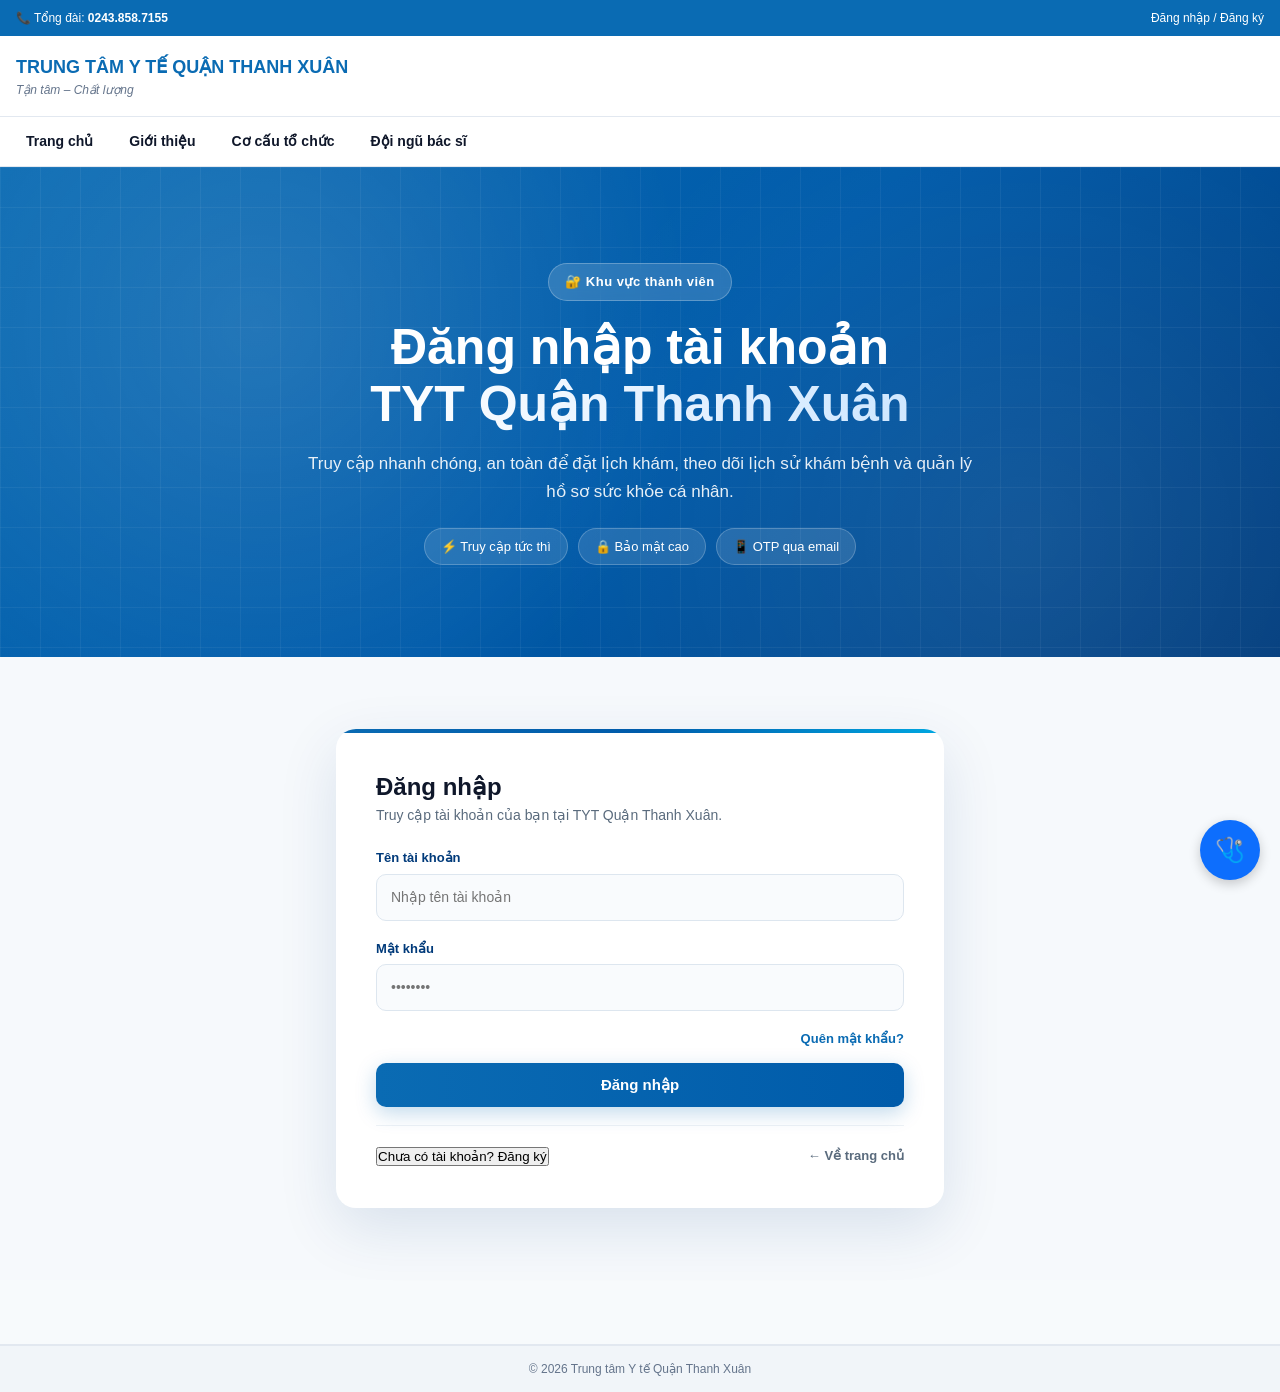
<file: src/main/resources/static/departmentmanage.html>
<!doctype html>
<html lang="vi">
<head>
<meta charset="utf-8"/>
<meta name="viewport" content="width=device-width,initial-scale=1"/>
<title>Quản lý khoa — TYT Quận Thanh Xuân</title>
<link rel="stylesheet" href="css/styles.css"/>
<link rel="stylesheet" href="css/departmentmanage.css"/>
</head>
<body>

<script src="js/app.js"></script>
<script src="js/auth.js"></script>

<script>renderHeader();</script>

<!-- HERO -->
<section class="depm-hero">
  <div class="depm-hero-grid"></div>
  <div class="container depm-hero-inner">
    <span class="depm-eyebrow">🏥 Quản trị hệ thống</span>
    <h1 class="depm-title">Quản lý khoa<br/><span>TYT Quận Thanh Xuân</span></h1>
    <p class="depm-lead">
      Cấu hình các khoa khám, khung giờ làm việc và năng lực phục vụ
      bệnh nhân trong ngày một cách linh hoạt.
    </p>
    <div class="depm-meta">
      <span class="depm-chip">🏷️ Danh sách khoa</span>
      <span class="depm-chip">🕒 Giờ làm việc</span>
      <span class="depm-chip">👥 Sức chứa bệnh nhân</span>
    </div>
    <div class="depm-dots">
      <span class="dot active"></span><span class="dot"></span>
      <span class="dot"></span><span class="dot"></span>
    </div>
  </div>
</section>

<!-- CONTENT -->
<section class="depm-section">
  <div class="container depm-container">
    <div class="depm-card">
      <div class="depm-card-head">
        <div>
          <h2 class="depm-h2">Danh sách khoa</h2>
          <p class="depm-sub">Quản lý chuyên khoa và cấu hình lịch khám.</p>
        </div>
        <button class="depm-btn" onclick="openCreateDepartmentModal()">+ Thêm khoa</button>
      </div>
      <div id="content" class="depm-content"></div>
    </div>
  </div>
</section>

<!-- MODAL -->
<div id="departmentModal" class="modal" style="display:none">
  <div class="modal-content">
    <h2 id="modalTitle">Thêm khoa</h2>
    <div class="form-grid">
      <div class="form-group">
        <label>Tên khoa</label>
        <input type="text" id="departmentName">
      </div>
      <div class="form-group">
        <label>Mô tả</label>
        <textarea id="departmentDescription"></textarea>
      </div>
      <div class="form-group">
        <label>Mỗi ca khám (phút)</label>
        <input type="number" id="slotDuration" value="30">
      </div>
      <div class="form-group">
        <label>Giờ bắt đầu làm</label>
        <input type="time" id="workingStart" value="08:00">
      </div>
      <div class="form-group">
        <label>Giờ kết thúc</label>
        <input type="time" id="workingEnd" value="17:00">
      </div>
      <div class="form-group">
        <label>Nghỉ trưa bắt đầu</label>
        <input type="time" id="lunchStart" value="12:00">
      </div>
      <div class="form-group">
        <label>Nghỉ trưa kết thúc</label>
        <input type="time" id="lunchEnd" value="13:00">
      </div>
      <div class="form-group">
        <label>Số bệnh nhân tối đa/ngày</label>
        <input type="number" id="maxPatientsPerDay" value="20">
      </div>
    </div>
    <div style="display:flex;gap:12px;margin-top:20px">
      <button
          id="saveDepartmentBtn"
          class="btn btn-primary"
          onclick="handleCreateDepartment()"
      >
          Tạo khoa
      </button>
      <button class="btn" onclick="closeDepartmentModal()">Hủy</button>
    </div>
  </div>
</div>

<script>renderFooter();</script>

<script src="js/departmentmanage.api.js"></script>
<script src="js/departmentmanage.js"></script>
</body>
</html>
</file>
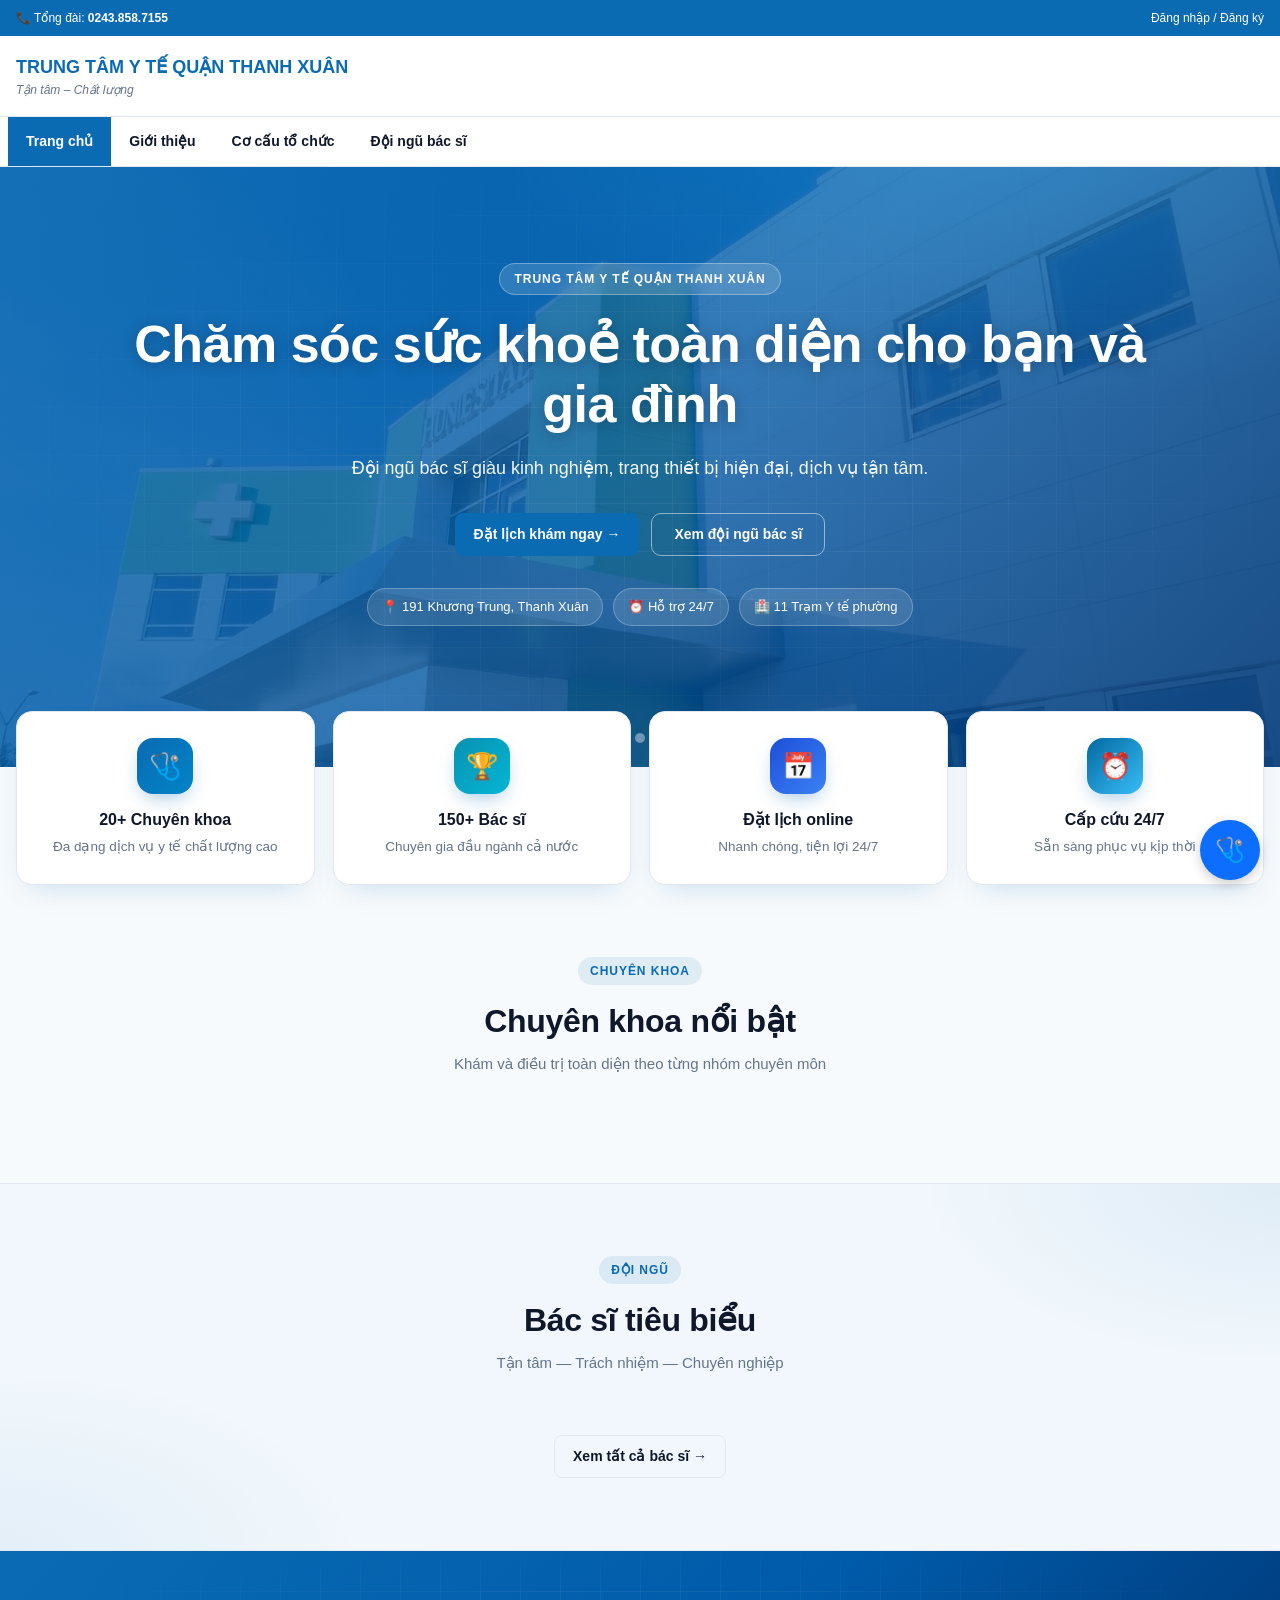
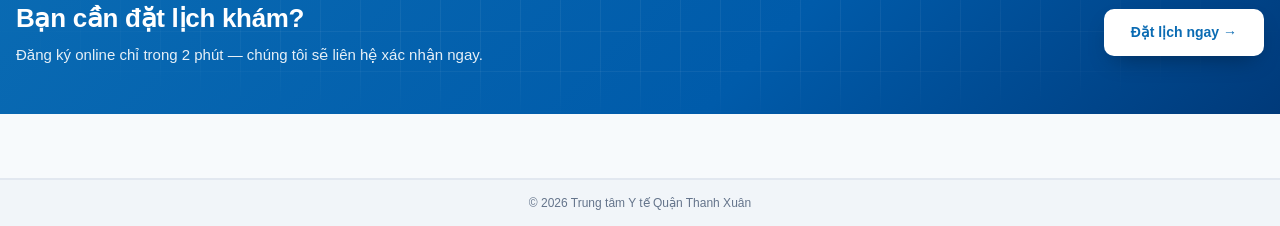
<file: src/main/resources/static/doctor.html>
<!doctype html>
<html lang="vi">
<head>
<meta charset="utf-8"/>
<meta name="viewport" content="width=device-width,initial-scale=1"/>
<title>Khu vực bác sĩ — TYT Quận Thanh Xuân</title>
<link rel="stylesheet" href="css/styles.css"/>
<link rel="stylesheet" href="css/doctor.css"/>
</head>
<body>

<script src="js/app.js"></script>
<script src="js/auth.js"></script>

<script>renderHeader();</script>

<!-- HERO -->
<section class="dr-hero">
  <div class="dr-hero-grid"></div>
  <div class="container dr-hero-inner">
    <span class="dr-eyebrow">🩺 Khu vực bác sĩ</span>
    <h1 class="dr-title">Khu vực bác sĩ<br/><span>TYT Quận Thanh Xuân</span></h1>
    <p class="dr-lead">
      Quản lý lịch khám, theo dõi bệnh nhân và cập nhật trạng thái khám bệnh
      nhanh chóng, chính xác trên cùng một nền tảng.
    </p>
    <div class="dr-meta">
      <span class="dr-chip">📅 Lịch khám hôm nay</span>
      <span class="dr-chip">🧾 Hồ sơ bệnh nhân</span>
      <span class="dr-chip">✅ Cập nhật trạng thái</span>
    </div>
    <div class="dr-dots">
      <span class="dot active"></span><span class="dot"></span>
      <span class="dot"></span><span class="dot"></span>
    </div>
  </div>
</section>

<!-- CONTENT -->
<section class="dr-section">
  <div class="container dr-container">
    <div class="dr-card">
      <div class="dr-card-head">
        <div>
          <h2 class="dr-h2">Bảng điều khiển bác sĩ</h2>
          <p class="dr-sub">Quản lý lịch khám và cập nhật trạng thái khám bệnh.</p>
        </div>
      </div>
      <div id="content" class="dr-content"></div>
    </div>
  </div>
</section>

<script>renderFooter();</script>

<script src="js/doctor.api.js"></script>
<script src="js/doctor.js"></script>
</body>
</html>
</file>
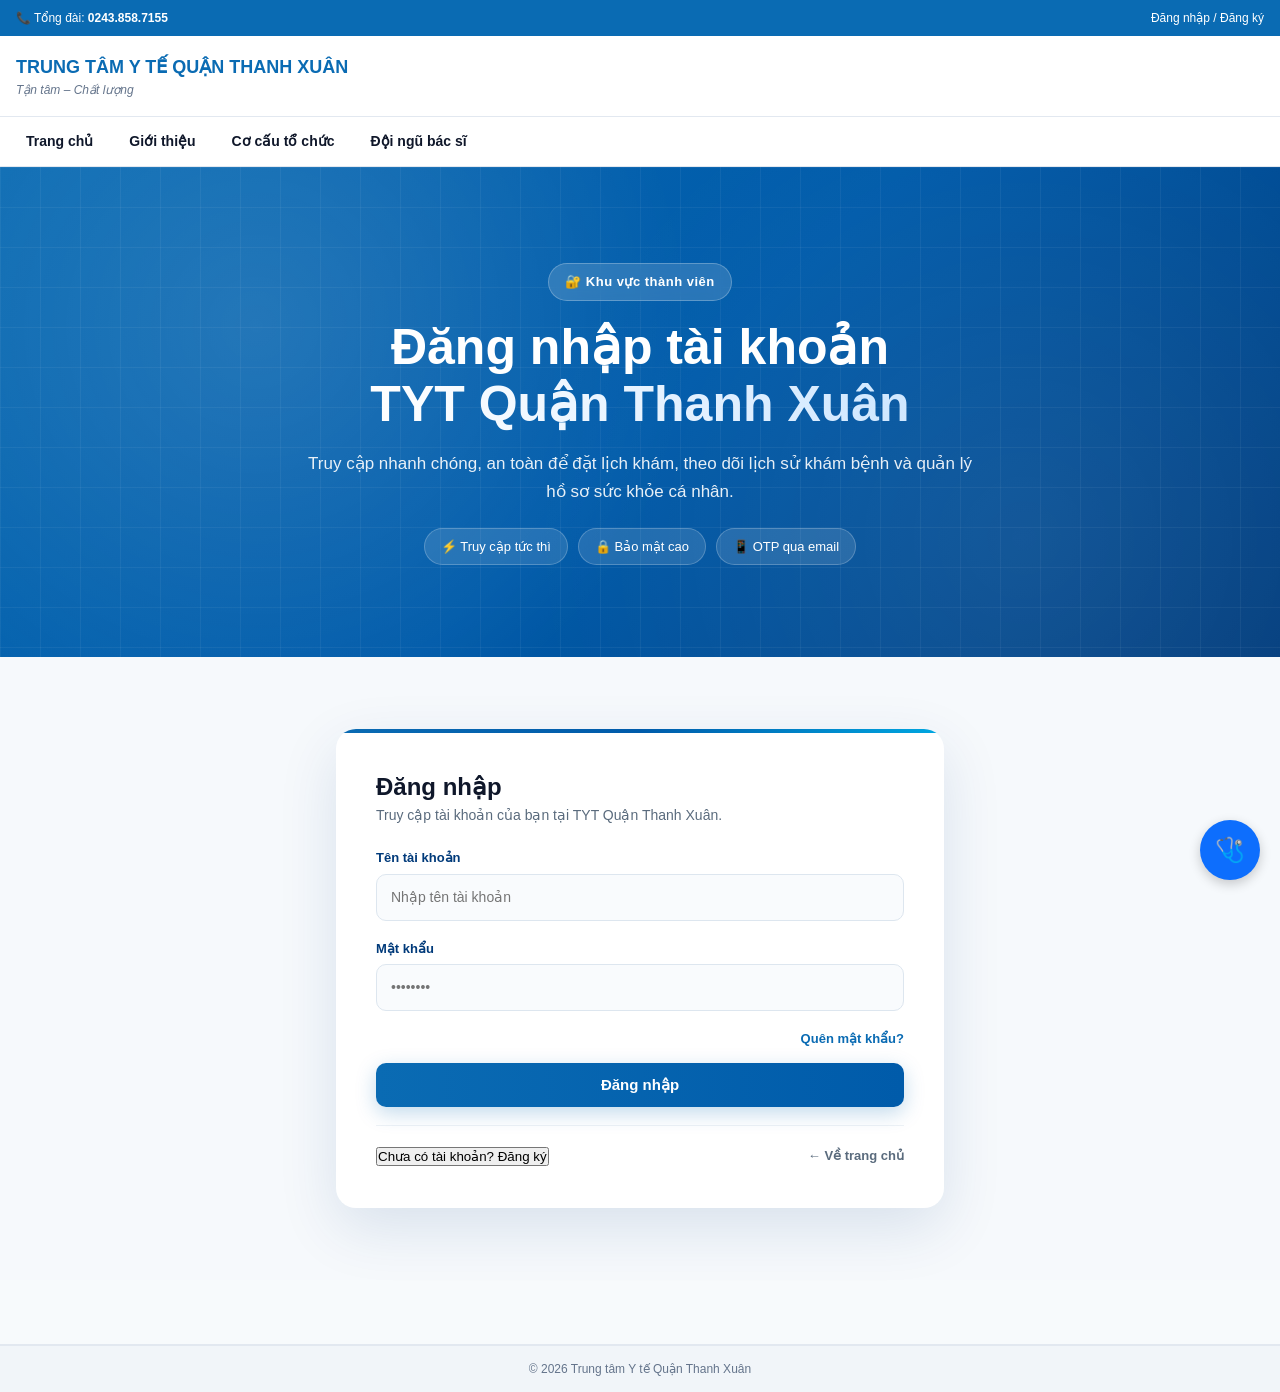
<file: src/main/resources/static/doctormanage.html>
<!doctype html>
<html lang="vi">
<head>
<meta charset="utf-8"/>
<meta name="viewport" content="width=device-width,initial-scale=1"/>
<title>Quản lý bác sĩ — TYT Quận Thanh Xuân</title>
<link rel="stylesheet" href="css/styles.css"/>
<link rel="stylesheet" href="css/doctormanage.css"/>
</head>
<body>

<script src="js/app.js"></script>
<script src="js/auth.js"></script>

<script>renderHeader();</script>

<!-- HERO -->
<section class="dm-hero">
  <div class="dm-hero-grid"></div>
  <div class="container dm-hero-inner">
    <span class="dm-eyebrow">👨‍⚕️ Quản trị hệ thống</span>
    <h1 class="dm-title">Quản lý bác sĩ<br/><span>TYT Quận Thanh Xuân</span></h1>
    <p class="dm-lead">
      Thêm mới, cập nhật và phân công bác sĩ theo từng chuyên khoa
      một cách nhanh chóng và chính xác.
    </p>
    <div class="dm-meta">
      <span class="dm-chip">🩺 Danh sách bác sĩ</span>
      <span class="dm-chip">🏥 Phân công khoa</span>
      <span class="dm-chip">🩺 Hồ sơ bác sĩ</span>
    </div>
    <div class="dm-dots">
      <span class="dot active"></span><span class="dot"></span>
      <span class="dot"></span><span class="dot"></span>
    </div>
  </div>
</section>

<!-- CONTENT -->
<section class="dm-section">
  <div class="container dm-container">
    <div class="dm-card">
      <div class="dm-card-head">
        <div>
          <h2 class="dm-h2">Danh sách bác sĩ</h2>
          <p class="dm-sub">Quản lý hồ sơ bác sĩ trong hệ thống.</p>        
        </div>
        <button class="dm-btn" onclick="openCreateDoctorModal()">+ Thêm bác sĩ</button>
      </div>
      <div id="content" class="dm-content"></div>
    </div>
  </div>
</section>

<!-- MODAL -->
<div id="doctorModal" class="modal" style="display:none">
  <div class="modal-content">
    <h2 id="modalTitle">Thêm bác sĩ</h2>
    <div class="grid grid-2 mt-4">
      <input id="fullName" placeholder="Họ tên"/>
      <input
        id="dateOfBirth"
        type="date"
      />
      <input type="file" id="imageFile" />
      <input id="phone" placeholder="Số điện thoại"/>
      <select id="gender">
        <option value="">Chọn giới tính</option>
        <option value="Nam">Nam</option>
        <option value="Nữ">Nữ</option>
      </select>
      <input
        id="experienceYears"
        type="number"
        min="0"
        placeholder="Số năm kinh nghiệm"
      />
      <select id="departmentId"></select>
    </div>
    <div class="mt-4">
      <button class="btn btn-primary" onclick="handleSaveDoctor()">Lưu</button>
      <button class="btn" onclick="closeDoctorModal()">Hủy</button>
    </div>
  </div>
</div>

<script>renderFooter();</script>

<script src="js/doctormanage.api.js"></script>
<script src="js/doctormanage.js"></script>
</body>
</html>
</file>
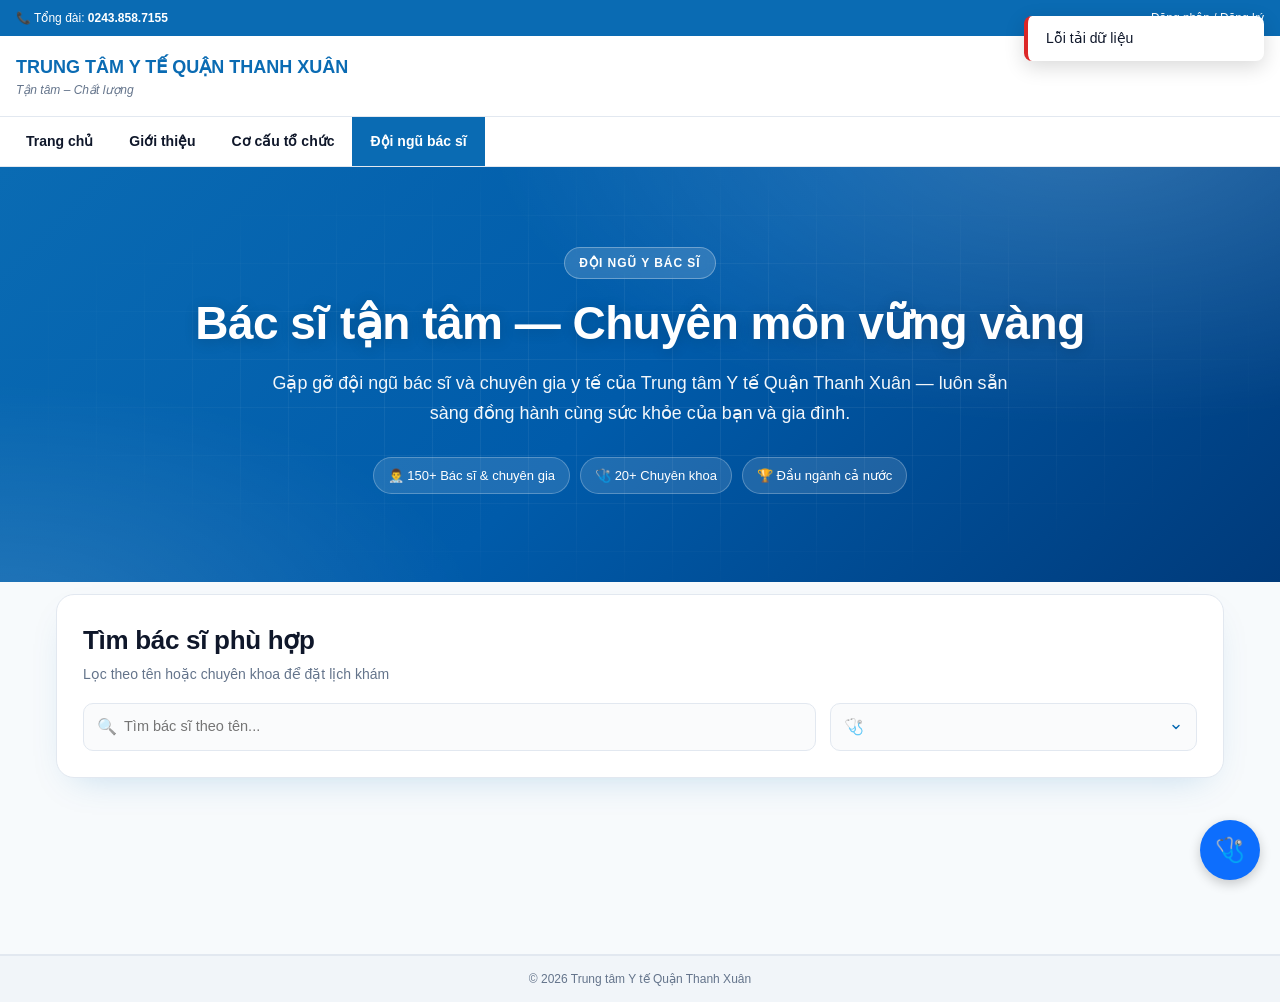
<file: src/main/resources/static/doctors.html>
<!doctype html>
<html lang="vi">
<head>
<meta charset="utf-8"/>
<meta name="viewport" content="width=device-width,initial-scale=1"/>
<title>Đội ngũ bác sĩ — TYT Quận Thanh Xuân</title>
<link rel="stylesheet" href="css/styles.css"/>
<link rel="stylesheet" href="css/doctors.css"/>
</head>
<body>
<script src="js/app.js"></script>
<script src="js/doctors.api.js"></script>
<script src="js/doctors.js"></script>
<script>renderHeader("doctors.html");</script>

<!-- ============ HERO ============ -->
<section class="doc-hero">
  <div class="doc-hero-bg"></div>
  <div class="doc-hero-inner container">
    <span class="doc-eyebrow">Đội ngũ y bác sĩ</span>
    <h1 class="doc-title">Bác sĩ tận tâm — Chuyên môn vững vàng</h1>
    <p class="doc-lead">
      Gặp gỡ đội ngũ bác sĩ và chuyên gia y tế của Trung tâm Y tế Quận Thanh Xuân —
      luôn sẵn sàng đồng hành cùng sức khỏe của bạn và gia đình.
    </p>
    <div class="doc-hero-meta">
      <span>👨‍⚕️ 150+ Bác sĩ &amp; chuyên gia</span>
      <span>🩺 20+ Chuyên khoa</span>
      <span>🏆 Đầu ngành cả nước</span>
    </div>
  </div>
</section>

<!-- ============ FILTER + LIST ============ -->
<section class="container doc-section">
  <div class="doc-filter-card">
    <div class="doc-filter-head">
      <div>
        <h2 class="doc-h2">Tìm bác sĩ phù hợp</h2>
        <p class="doc-sub">Lọc theo tên hoặc chuyên khoa để đặt lịch khám</p>
      </div>
    </div>
    <div class="doc-filter-row">
      <div class="doc-input-wrap">
        <span class="doc-input-icon">🔍</span>
        <input id="q" placeholder="Tìm bác sĩ theo tên..."/>
      </div>
      <div class="doc-input-wrap">
        <span class="doc-input-icon">🩺</span>
        <select id="dept"></select>
      </div>
    </div>
  </div>

  <div id="list" class="doc-grid mt-6"></div>
</section>

<div id="modal" class="modal-overlay" onclick="if(event.target===this)closeModal()">
  <div id="modalBody" class="modal"></div>
</div>

<script>renderFooter();</script>
</body>
</html>
</file>
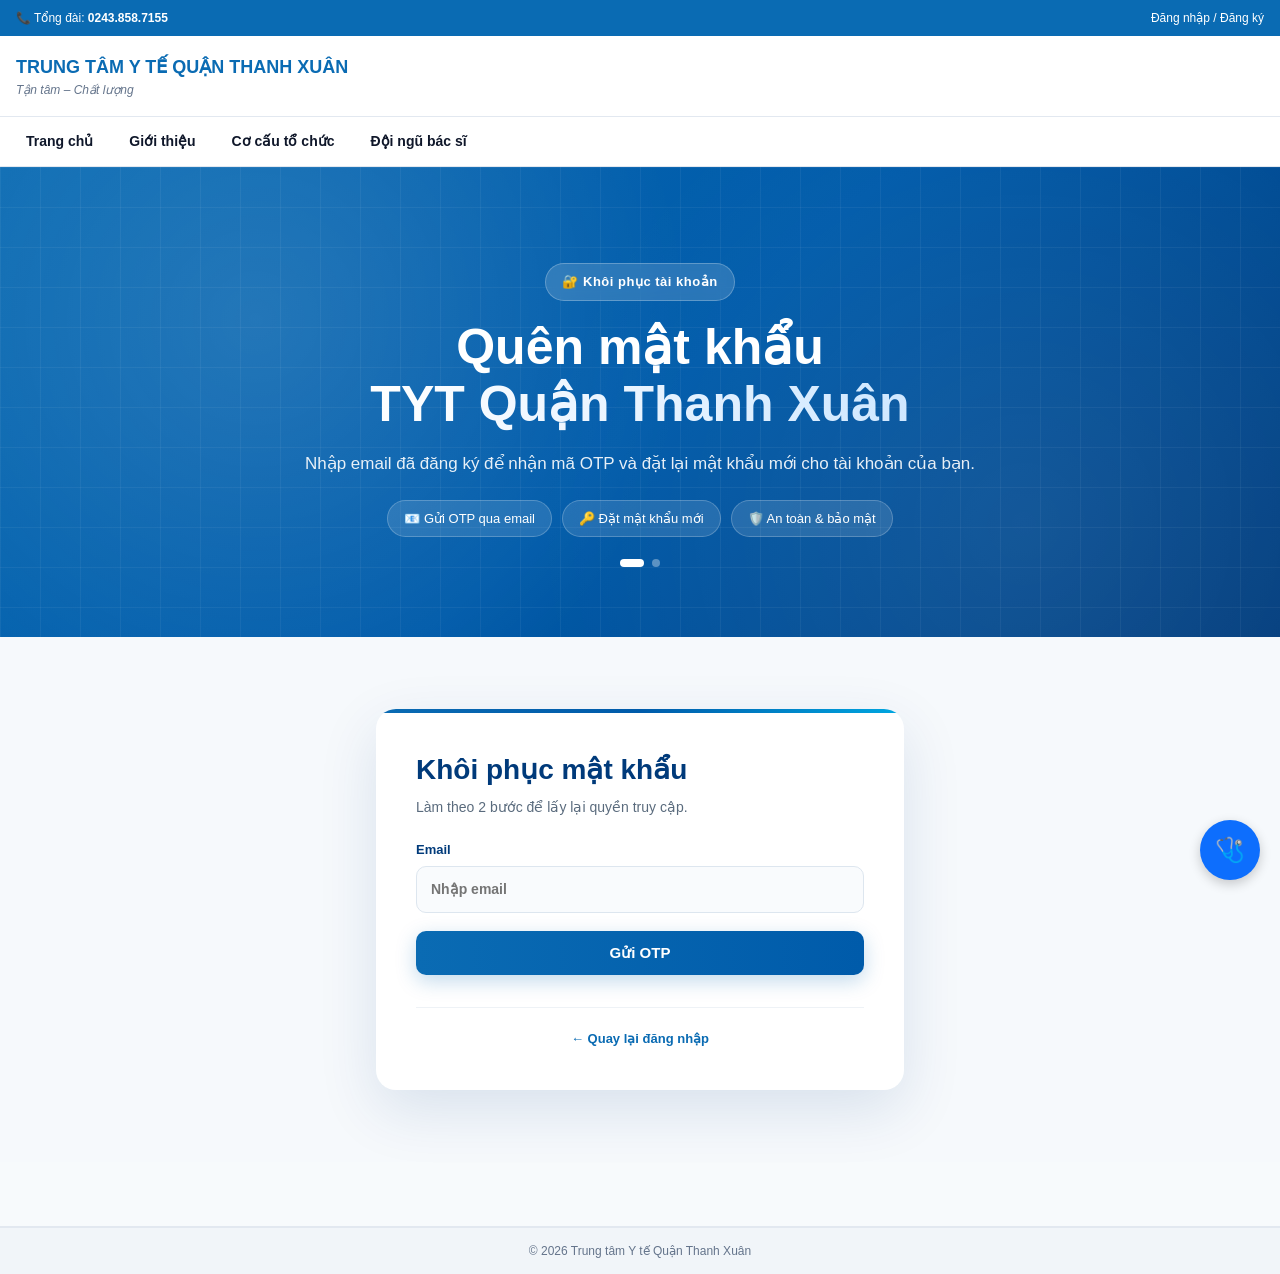
<file: src/main/resources/static/forgot-password.html>
<!doctype html>
<html lang="vi">
<head>
<meta charset="UTF-8"/>
<meta name="viewport" content="width=device-width,initial-scale=1.0"/>
<title>Quên mật khẩu — TYT Quận Thanh Xuân</title>
<link rel="stylesheet" href="css/styles.css"/>
<link rel="stylesheet" href="css/forgot-password.css"/>
</head>
<body>

<script src="js/app.js"></script>
<script>renderHeader && renderHeader();</script>

<!-- HERO -->
<section class="fp-hero">
  <div class="fp-hero-grid"></div>
  <div class="container fp-hero-inner">
    <span class="fp-eyebrow">🔐 Khôi phục tài khoản</span>
    <h1 class="fp-title">Quên mật khẩu<br/><span>TYT Quận Thanh Xuân</span></h1>
    <p class="fp-lead">
      Nhập email đã đăng ký để nhận mã OTP và đặt lại mật khẩu mới
      cho tài khoản của bạn.
    </p>
    <div class="fp-meta">
      <span class="fp-chip">📧 Gửi OTP qua email</span>
      <span class="fp-chip">🔑 Đặt mật khẩu mới</span>
      <span class="fp-chip">🛡️ An toàn & bảo mật</span>
    </div>
    <div class="fp-dots">
      <span class="dot active"></span><span class="dot"></span>
    </div>
  </div>
</section>

<!-- CONTENT -->
<section class="fp-section">
  <div class="container fp-container">
    <div class="fp-card">
      <h2 class="fp-h2">Khôi phục mật khẩu</h2>
      <p class="fp-sub">Làm theo 2 bước để lấy lại quyền truy cập.</p>

      <div class="fp-form">
        <!-- STEP 1 -->
        <div id="emailSection">
          <label>
            Email
            <input type="email" id="email" placeholder="Nhập email"/>
          </label>
          <button class="fp-btn" style="margin-top:14px" onclick="sendOtp()">Gửi OTP</button>
        </div>

        <!-- STEP 2 -->
        <div id="resetSection" style="display:none">
          <label>
            Mã OTP
            <input type="text" id="otp" placeholder="Nhập OTP"/>
          </label>
          <label style="margin-top:12px">
            Mật khẩu mới
            <input type="password" id="newPassword" placeholder="Mật khẩu mới"/>
          </label>
          <button class="fp-btn" style="margin-top:14px" onclick="handleResetPassword()">Đổi mật khẩu</button>
        </div>

        <div class="fp-back">
          <a href="auth.html" class="fp-link">← Quay lại đăng nhập</a>
        </div>
      </div>
    </div>
  </div>
</section>

<script>renderFooter && renderFooter();</script>
<script src="js/auth.js"></script>
</body>
</html>
</file>
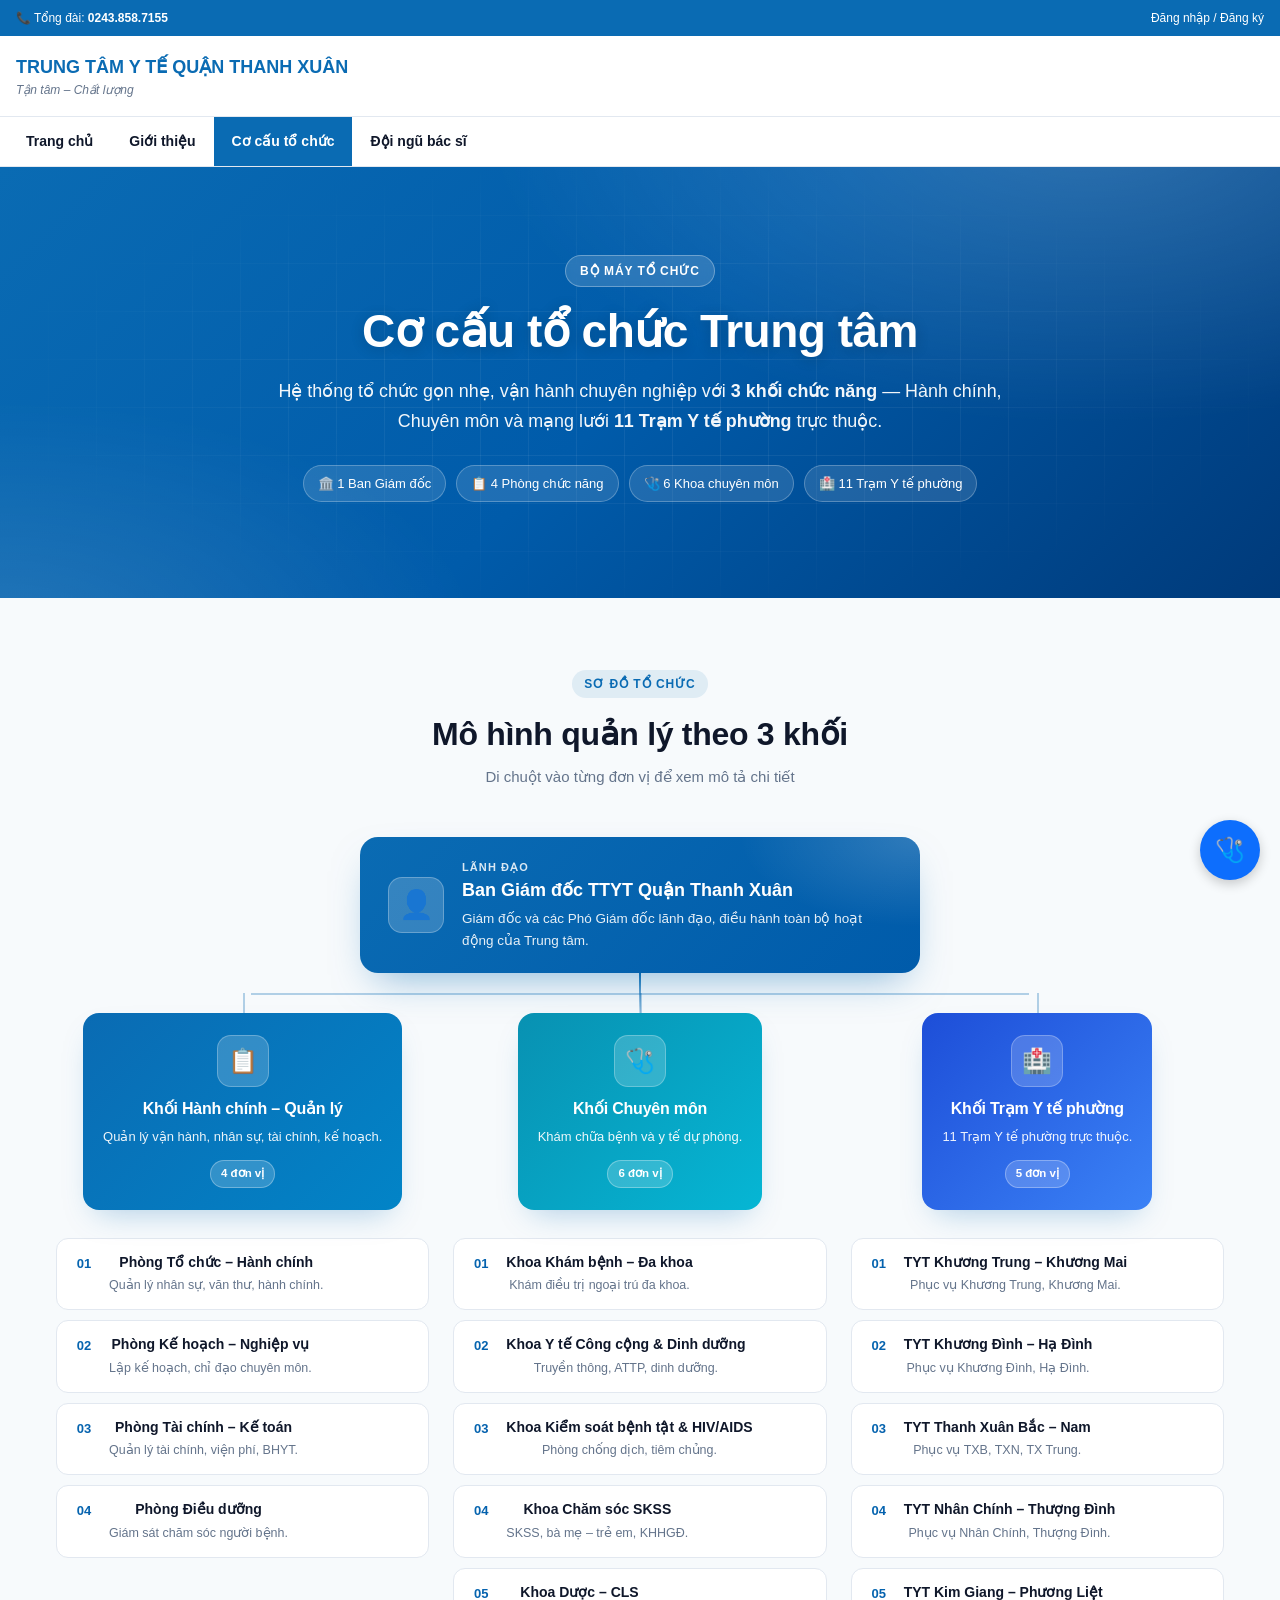
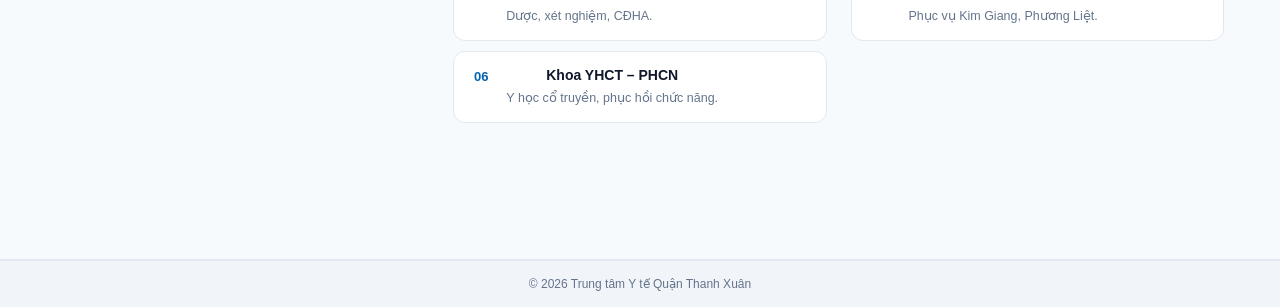
<file: src/main/resources/static/organization.html>
<!doctype html>
<html lang="vi">
<head>
<meta charset="utf-8"/>
<meta name="viewport" content="width=device-width,initial-scale=1"/>
<title>Cơ cấu tổ chức — TYT Quận Thanh Xuân</title>
<link rel="stylesheet" href="css/styles.css"/>
<link rel="stylesheet" href="css/organization.css"/>
</head>
<body>
<script src="js/app.js"></script>
<script>renderHeader("organization.html");</script>

<!-- ============ HERO ============ -->
<section class="org-hero">
  <div class="org-hero-bg"></div>
  <div class="org-hero-inner container">
    <span class="org-eyebrow">Bộ máy tổ chức</span>
    <h1 class="org-title">Cơ cấu tổ chức Trung tâm</h1>
    <p class="org-lead">
      Hệ thống tổ chức gọn nhẹ, vận hành chuyên nghiệp với <b>3 khối chức năng</b>
      — Hành chính, Chuyên môn và mạng lưới <b>11 Trạm Y tế phường</b> trực thuộc.
    </p>
    <div class="org-hero-meta">
      <span>🏛️ 1 Ban Giám đốc</span>
      <span>📋 4 Phòng chức năng</span>
      <span>🩺 6 Khoa chuyên môn</span>
      <span>🏥 11 Trạm Y tế phường</span>
    </div>
  </div>
</section>

<!-- ============ ORG CHART ============ -->
<section class="container org-section">
  <div class="org-section-head">
    <span class="org-eyebrow-dark">Sơ đồ tổ chức</span>
    <h2 class="org-h2">Mô hình quản lý theo 3 khối</h2>
    <p class="org-sub">Di chuột vào từng đơn vị để xem mô tả chi tiết</p>
  </div>

  <!-- Top: Ban Giám đốc -->
  <div class="org-chart">
    <div class="org-top-card">
      <div class="org-top-icon">👤</div>
      <div class="org-top-content">
        <div class="org-top-label">Lãnh đạo</div>
        <h3>Ban Giám đốc TTYT Quận Thanh Xuân</h3>
        <p>Giám đốc và các Phó Giám đốc lãnh đạo, điều hành toàn bộ hoạt động của Trung tâm.</p>
      </div>
    </div>

    <div class="org-connector"></div>

    <!-- Branches -->
    <div class="org-branches" id="branches"></div>
  </div>
</section>

<script>renderFooter();</script>
<script>
const tree = [
  { name:"Khối Hành chính – Quản lý",
    desc:"Quản lý vận hành, nhân sự, tài chính, kế hoạch.",
    icon:"📋", color:"b1",
    children:[
      ["Phòng Tổ chức – Hành chính","Quản lý nhân sự, văn thư, hành chính."],
      ["Phòng Kế hoạch – Nghiệp vụ","Lập kế hoạch, chỉ đạo chuyên môn."],
      ["Phòng Tài chính – Kế toán","Quản lý tài chính, viện phí, BHYT."],
      ["Phòng Điều dưỡng","Giám sát chăm sóc người bệnh."],
    ]},
  { name:"Khối Chuyên môn",
    desc:"Khám chữa bệnh và y tế dự phòng.",
    icon:"🩺", color:"b2",
    children:[
      ["Khoa Khám bệnh – Đa khoa","Khám điều trị ngoại trú đa khoa."],
      ["Khoa Y tế Công cộng & Dinh dưỡng","Truyền thông, ATTP, dinh dưỡng."],
      ["Khoa Kiểm soát bệnh tật & HIV/AIDS","Phòng chống dịch, tiêm chủng."],
      ["Khoa Chăm sóc SKSS","SKSS, bà mẹ – trẻ em, KHHGĐ."],
      ["Khoa Dược – CLS","Dược, xét nghiệm, CĐHA."],
      ["Khoa YHCT – PHCN","Y học cổ truyền, phục hồi chức năng."],
    ]},
  { name:"Khối Trạm Y tế phường",
    desc:"11 Trạm Y tế phường trực thuộc.",
    icon:"🏥", color:"b3",
    children:[
      ["TYT Khương Trung – Khương Mai","Phục vụ Khương Trung, Khương Mai."],
      ["TYT Khương Đình – Hạ Đình","Phục vụ Khương Đình, Hạ Đình."],
      ["TYT Thanh Xuân Bắc – Nam","Phục vụ TXB, TXN, TX Trung."],
      ["TYT Nhân Chính – Thượng Đình","Phục vụ Nhân Chính, Thượng Đình."],
      ["TYT Kim Giang – Phương Liệt","Phục vụ Kim Giang, Phương Liệt."],
    ]},
];

$("#branches").innerHTML = tree.map(b => `
  <div class="org-branch">
    <div class="org-branch-head ${b.color}">
      <div class="org-branch-icon">${b.icon}</div>
      <h3>${esc(b.name)}</h3>
      <p>${esc(b.desc)}</p>
      <span class="org-branch-count">${b.children.length} đơn vị</span>
    </div>
    <div class="org-leaves">
      ${b.children.map(([n,d],i) => `
        <div class="org-leaf">
          <div class="org-leaf-num">${String(i+1).padStart(2,"0")}</div>
          <div class="org-leaf-body">
            <h4>${esc(n)}</h4>
            <p>${esc(d)}</p>
          </div>
        </div>`).join("")}
    </div>
  </div>`).join("");
</script>
</body>
</html>
</file>
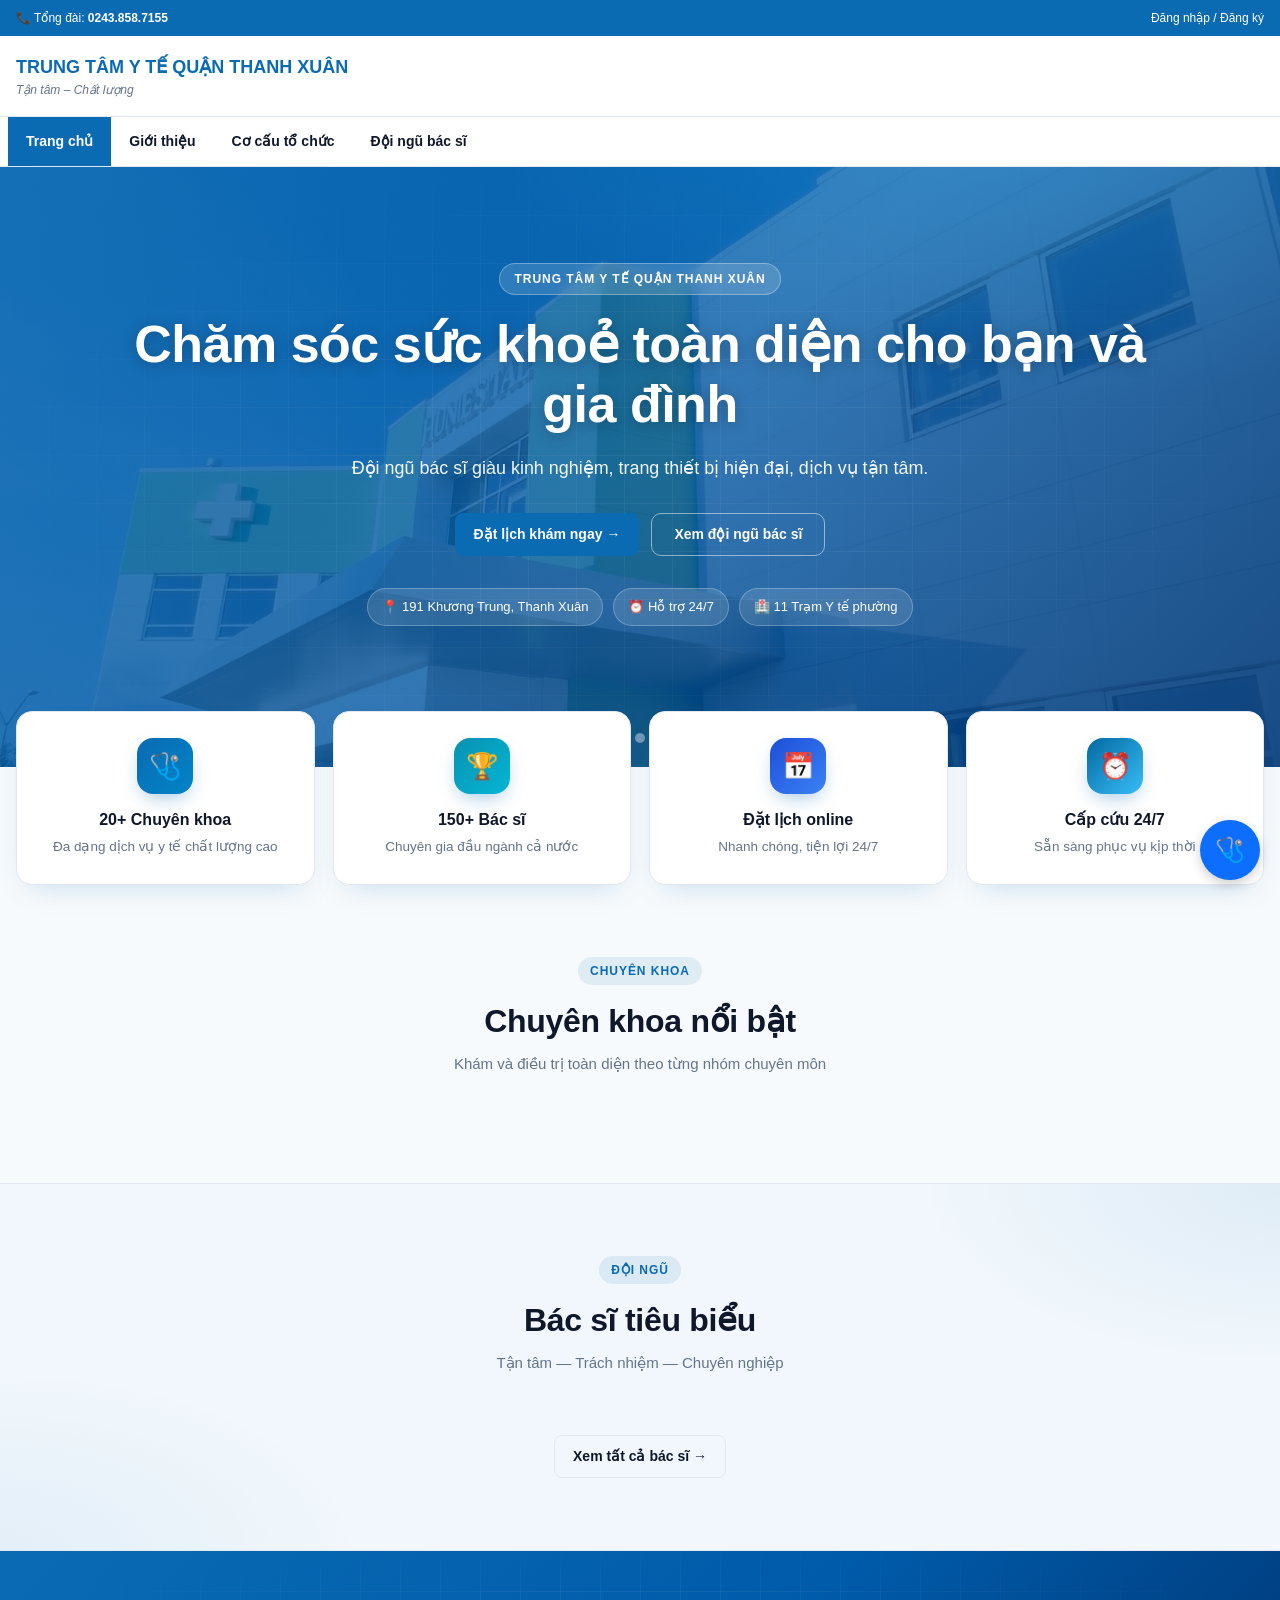
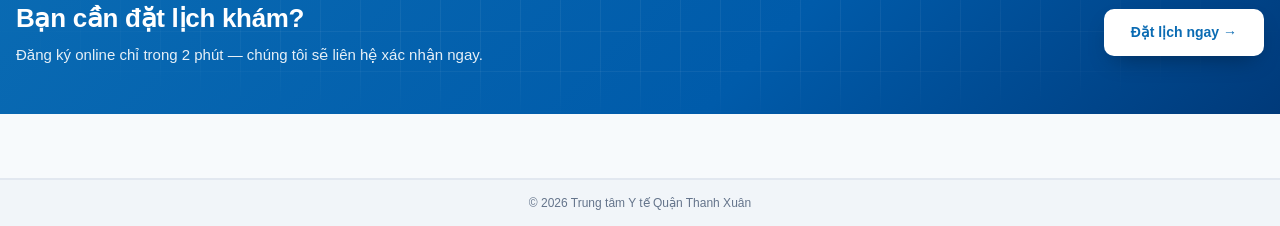
<file: src/main/resources/static/patientmanage.html>
<!doctype html>
<html lang="vi">
<head>
<meta charset="utf-8"/>
<meta name="viewport" content="width=device-width,initial-scale=1"/>
<title>Quản lý bệnh nhân — TYT Quận Thanh Xuân</title>
<link rel="stylesheet" href="css/styles.css"/>
<link rel="stylesheet" href="css/patientmanage.css"/>
</head>
<body>

<script src="js/app.js"></script>
<script src="js/auth.js"></script>

<script>renderHeader("patientmanage.html");</script>

<!-- HERO -->
<section class="pm-hero">
  <div class="pm-hero-grid"></div>
  <div class="container pm-hero-inner">
    <span class="pm-eyebrow">🧑‍⚕️ Quản trị hệ thống</span>
    <h1 class="pm-title">Quản lý bệnh nhân<br/><span>TYT Quận Thanh Xuân</span></h1>
    <p class="pm-lead">
      Theo dõi danh sách bệnh nhân, cập nhật hồ sơ và quản lý
      tài khoản truy cập dịch vụ y tế của trạm.
    </p>
    <div class="pm-meta">
      <span class="pm-chip">🗂️ Hồ sơ bệnh nhân</span>
      <span class="pm-chip">🔐 Tài khoản truy cập</span>
      <span class="pm-chip">📞 Thông tin liên hệ</span>
    </div>
    <div class="pm-dots">
      <span class="dot active"></span><span class="dot"></span>
    </div>
  </div>
</section>

<!-- CONTENT -->
<section class="pm-section">
  <div class="container pm-container">
    <div class="pm-card">
      <div class="pm-card-head">
        <div>
          <h2 class="pm-h2">Danh sách bệnh nhân</h2>
          <p class="pm-sub">Quản lý hồ sơ và tài khoản bệnh nhân trong hệ thống.</p>
        </div>
        <button class="btn btn-primary pm-btn-add" onclick="openCreateModal()">
          + Thêm bệnh nhân
        </button>
      </div>
      <div id="content" class="pm-content"></div>
    </div>
  </div>
</section>

<!-- MODAL -->
<div id="patientModal" class="modal" style="display:none">
  <div class="modal-content pm-modal">
    <h2 id="modalTitle" class="pm-modal-title">Thêm bệnh nhân</h2>
    <div class="form-grid pm-form-grid">
      <div class="form-group">
        <label>Username</label>
        <input type="text" id="username">
      </div>
      <div class="form-group">
        <label>Password</label>
        <input type="password" id="password">
      </div>
      <div class="form-group">
        <label>Email</label>
        <input type="email" id="email">
      </div>
      <div class="form-group">
        <label>Họ tên</label>
        <input type="text" id="fullName">
      </div>
      <div class="form-group">
        <label>Số điện thoại</label>
        <input type="text" id="phone">
      </div>
      <div class="form-group">
        <label>Giới tính</label>
        <select id="gender">
          <option value="Nam">Nam</option>
          <option value="Nữ">Nữ</option>
        </select>
      </div>
      <div class="form-group">
        <label>Ngày sinh</label>
        <input type="date" id="dob">
      </div>
    </div>
    <div class="pm-modal-actions">
      <button class="btn btn-primary" onclick="handleSavePatient()">Lưu</button>
      <button class="btn" onclick="closeModal()">Hủy</button>
    </div>
  </div>
</div>

<script src="js/patientmanage.api.js"></script>
<script src="js/patientmanage.js"></script>
<script>renderFooter();</script>
</body>
</html>
</file>
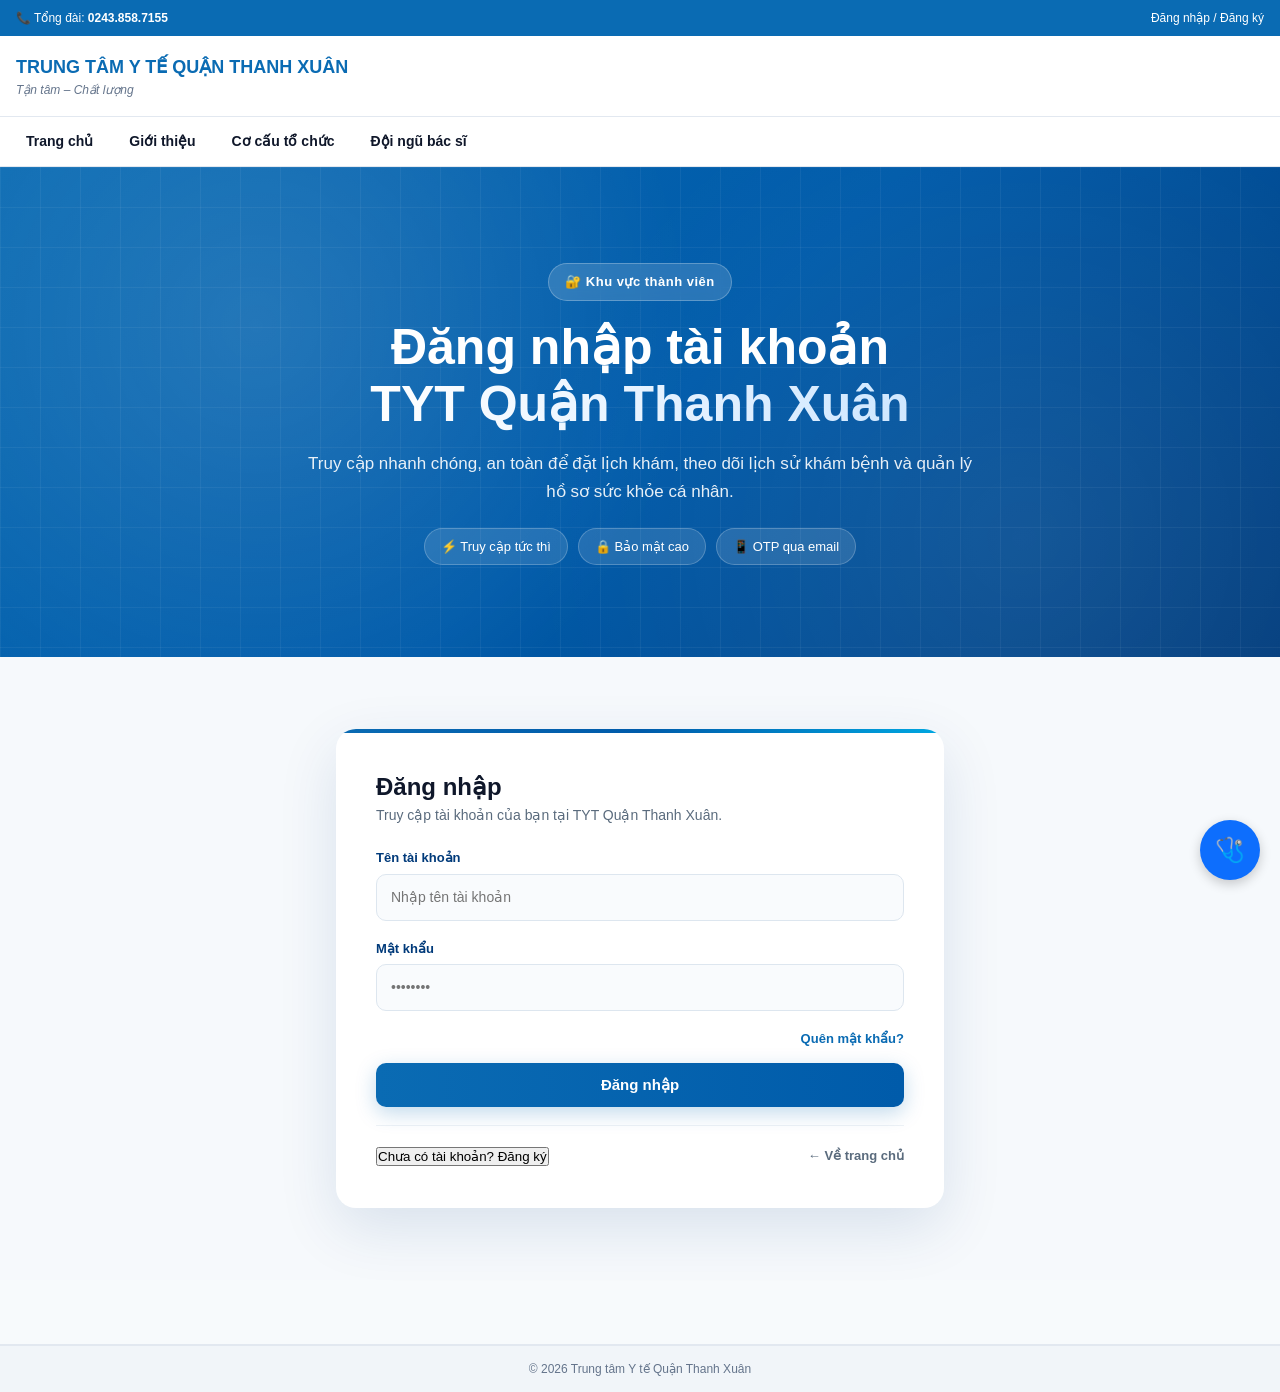
<file: src/main/resources/static/patients.html>
<!doctype html>
<html lang="vi">
<head>
<meta charset="utf-8"/>
<meta name="viewport" content="width=device-width,initial-scale=1"/>
<title>Dành cho bệnh nhân — TYT Quận Thanh Xuân</title>
<link rel="stylesheet" href="css/styles.css"/>
<link rel="stylesheet" href="css/patients.css"/>
</head>
<body>

<script src="js/app.js"></script>
<script src="js/auth.js"></script>

<script>renderHeader("patients.html");</script>

<!-- HERO -->
<section class="pt-hero">
  <div class="pt-hero-grid"></div>
  <div class="container pt-hero-inner">
    <span class="pt-eyebrow">🧑‍⚕️ Khu vực bệnh nhân</span>
    <h1 class="pt-title">Dành cho bệnh nhân<br/><span>TYT Quận Thanh Xuân</span></h1>
    <p class="pt-lead">
      Theo dõi lịch khám, xem hoá đơn và quản lý thông tin sức khỏe
      cá nhân của bạn một cách thuận tiện.
    </p>
    <div class="pt-meta">
      <span class="pt-chip">📅 Lịch khám của tôi</span>
      <span class="pt-chip">🧾 Hoá đơn</span>
      <span class="pt-chip">🩺 Hồ sơ y tế</span>
    </div>
    <div class="pt-dots">
      <span class="dot active"></span><span class="dot"></span>
      <span class="dot"></span><span class="dot"></span>
    </div>
  </div>
</section>

<!-- CONTENT -->
<section class="pt-section">
  <div class="container pt-container">
    <div class="pt-card">
      <div class="pt-card-head">
        <h2 class="pt-h2">Quản lý lịch khám</h2>
        <p class="pt-sub">Quản lý lịch khám và hoá đơn của bạn.</p>
      </div>

      <div class="pt-tabs tabs">
        <button id="tab1" class="active" onclick="setTab('appts')">Lịch khám của tôi</button>
      </div>

      <div id="content" class="pt-content"></div>
      <div id="invoiceBox" class="pt-invoice mt-4"></div>
    </div>
  </div>
</section>

<script>renderFooter();</script>

<script src="js/patient.api.js"></script>
<script src="js/patient.js"></script>
</body>
</html>
</file>
<file: src/main/resources/static/css/styles.css>
:root{
  --primary:#0a6bb3; --primary-dark:#005baa; --primary-foreground:#fff;
  --bg:#f7fafc; --card:#fff; --border:#e2e8f0; --muted:#64748b;
  --text:#0f172a; --secondary:#f1f5f9; --destructive:#dc2626;
  --shadow-card:0 4px 12px -2px rgba(0,0,0,.08);
}
*{box-sizing:border-box;margin:0;padding:0}
html,body{font-family:'Segoe UI',Roboto,Helvetica,Arial,sans-serif;color:var(--text);background:var(--bg);line-height:1.5}
a{color:inherit;text-decoration:none}
img{max-width:100%;display:block}
.container{max-width:1280px;margin:0 auto;padding:0 16px}
.btn{display:inline-flex;align-items:center;justify-content:center;gap:6px;padding:10px 18px;border-radius:8px;border:1px solid transparent;font-weight:600;cursor:pointer;font-size:14px;transition:.2s;text-decoration:none}
.btn-primary{background:var(--primary);color:#fff}
.btn-primary:hover{background:var(--primary-dark)}
.btn-outline{background:transparent;border-color:var(--border);color:var(--text)}
.btn-outline:hover{background:var(--secondary)}
.btn-destructive{background:var(--destructive);color:#fff}
.btn:disabled{opacity:.5;cursor:not-allowed}
.btn-block{width:100%}
input,select,textarea{font:inherit;width:100%;padding:8px 12px;border:1px solid var(--border);border-radius:6px;background:#fff;outline:none}
input:focus,select:focus,textarea:focus{border-color:var(--primary);box-shadow:0 0 0 2px rgba(10,107,179,.15)}
label{display:block;font-size:13px;font-weight:500;margin-bottom:4px}
textarea{min-height:80px;resize:vertical}

.topbar{background:var(--primary);color:#fff;font-size:12px}
.topbar-inner{display:flex;justify-content:space-between;align-items:center;height:36px;max-width:1600px;margin:0 auto;padding:0 16px}
.topbar a{margin-left:12px}
.topbar a:hover{text-decoration:underline}
.brand-row{border-bottom:1px solid var(--border);background:#fff}
.brand-inner{display:flex;align-items:center;justify-content:space-between;gap:16px;height:80px;max-width:1600px;margin:0 auto;padding:0 16px}
.brand{display:flex;align-items:center;gap:12px}
.brand img{height:56px;width:56px;object-fit:contain}
.brand .t1{font-size:18px;font-weight:700;color:var(--primary)}
.brand .t2{font-size:12px;font-style:italic;color:var(--muted)}
.search{display:flex;align-items:center;gap:6px;border:1px solid var(--border);border-radius:6px;padding:0 10px;flex:1;max-width:400px;background:#fff}
.search input{border:none;box-shadow:none}
.search button{background:var(--primary);color:#fff;border:none;border-radius:4px;padding:6px 10px;cursor:pointer}
.mainnav{border-bottom:1px solid var(--border);background:#fff}
.mainnav-inner{display:flex;max-width:1600px;margin:0 auto;padding:0 8px;flex-wrap:wrap}
.mainnav a{padding:14px 18px;font-size:14px;font-weight:600;display:inline-block;white-space:nowrap}
.mainnav a:hover{background:rgba(10,107,179,.1);color:var(--primary)}
.mainnav a.active{background:var(--primary);color:#fff}

.hero{position:relative;height:520px;overflow:hidden}
.hero img{position:absolute;inset:0;width:100%;height:100%;object-fit:cover;opacity:0;transition:opacity 1s}
.hero img.active{opacity:1}
.hero-overlay{position:absolute;inset:0;background:linear-gradient(90deg,rgba(10,107,179,.85),rgba(10,107,179,.4))}
.hero-content{position:relative;z-index:2;color:#fff;padding:96px 16px;max-width:1280px;margin:0 auto}
.hero-content h1{font-size:42px;font-weight:700;line-height:1.2;max-width:680px}
.hero-content p{margin-top:14px;font-size:18px;opacity:.95;max-width:680px}
.hero-cta{margin-top:30px;display:flex;gap:12px;flex-wrap:wrap}
.hero-cta .btn-primary{background:#fff;color:var(--primary)}
.hero-cta .btn-primary:hover{background:#f1f5f9}
.hero-cta .btn-outline{border-color:rgba(255,255,255,.5);color:#fff}
.hero-cta .btn-outline:hover{background:rgba(255,255,255,.15)}
.hero-dots{position:absolute;bottom:18px;left:50%;transform:translateX(-50%);display:flex;gap:8px;z-index:3}
.hero-dots button{height:8px;width:8px;border-radius:9999px;border:none;background:rgba(255,255,255,.5);cursor:pointer;transition:.3s}
.hero-dots button.active{width:32px;background:#fff}

section.section{padding:48px 0}
.section h2{font-size:24px;font-weight:700;margin-bottom:24px}
.grid{display:grid;gap:16px}
.grid-3{grid-template-columns:repeat(3,1fr)}
.grid-4{grid-template-columns:repeat(4,1fr)}
.grid-2{grid-template-columns:repeat(2,1fr)}
@media(max-width:900px){.grid-3,.grid-4{grid-template-columns:1fr 1fr}.hero-content h1{font-size:30px}.hero{height:420px}}
@media(max-width:600px){.grid-3,.grid-4,.grid-2{grid-template-columns:1fr}.brand .t1{font-size:14px}.brand .t2{display:none}}
.card{background:var(--card);border:1px solid var(--border);border-radius:12px;padding:20px;box-shadow:var(--shadow-card)}
.card h3{font-size:16px;font-weight:600;margin-bottom:6px}
.card p{font-size:14px;color:var(--muted)}
.card.feature h3{color:var(--primary);margin-top:10px}
.feature .icon{font-size:28px;color:var(--primary)}
.bg-soft{background:#f1f7fc}

.doctor-card{background:#fff;border:1px solid var(--border);border-radius:12px;overflow:hidden;cursor:pointer;text-align:left;transition:.2s;display:block;color:inherit}
.doctor-card:hover{border-color:var(--primary);box-shadow:var(--shadow-card)}
.doctor-card .ph{aspect-ratio:4/3;width:100%;overflow:hidden;background:var(--secondary)}
.doctor-card .ph img{width:100%;height:100%;object-fit:cover;transition:.5s}
.doctor-card:hover .ph img{transform:scale(1.05)}
.doctor-card .info{padding:14px}
.doctor-card .info h3{font-weight:600}
.doctor-card .info .sp{color:var(--primary);font-size:13px;margin-top:4px}
.doctor-card .info .ex{color:var(--muted);font-size:12px;margin-top:2px}

footer{margin-top:64px;border-top:1px solid var(--border);background:#f1f5f9}
.footer-grid{display:grid;grid-template-columns:repeat(4,1fr);gap:24px;padding:48px 16px;max-width:1600px;margin:0 auto}
@media(max-width:900px){.footer-grid{grid-template-columns:1fr 1fr}}
@media(max-width:600px){.footer-grid{grid-template-columns:1fr}}
footer h4{font-weight:600;margin-bottom:12px;font-size:15px}
footer ul{list-style:none}
footer li{margin-bottom:8px;font-size:14px;color:var(--muted)}
footer a:hover{color:var(--primary)}
.copyright{border-top:1px solid var(--border);text-align:center;padding:14px;font-size:12px;color:var(--muted)}

.steps{display:grid;grid-template-columns:repeat(4,1fr);gap:8px;margin:24px 0}
.step{border:2px solid var(--border);border-radius:10px;padding:14px;text-align:center;font-size:12px;font-weight:500;color:var(--muted)}
.step.active{border-color:var(--primary);background:var(--primary);color:#fff}
.step.done{border-color:var(--primary);background:rgba(10,107,179,.1);color:var(--primary)}
.step .num{display:inline-flex;width:32px;height:32px;border-radius:9999px;background:rgba(255,255,255,.25);align-items:center;justify-content:center;font-weight:700;margin-bottom:6px}

.panel{background:#fff;border:1px solid var(--border);border-radius:14px;padding:24px;margin-top:16px}
.panel h3{font-size:18px;font-weight:600;margin-bottom:12px}
.row{display:grid;gap:12px}
.row-2{grid-template-columns:1fr 1fr}
@media(max-width:600px){.row-2{grid-template-columns:1fr}}
.summary{background:var(--secondary);padding:14px;border-radius:8px;font-size:14px}
.summary .line{display:flex;justify-content:space-between;margin:4px 0}
.summary .total{color:var(--primary);font-weight:600}
.notice{border:2px dashed rgba(10,107,179,.4);background:rgba(10,107,179,.05);border-radius:8px;padding:14px;font-size:13px}
.notice b{color:var(--primary)}

.table{width:100%;border-collapse:collapse;background:#fff;border:1px solid var(--border);border-radius:12px;overflow:hidden;font-size:14px}
.table th{background:var(--secondary);text-align:left;padding:12px;font-weight:600;font-size:13px}
.table td{padding:12px;border-top:1px solid var(--border);vertical-align:top}
.badge{display:inline-block;padding:3px 8px;border-radius:9999px;font-size:11px;font-weight:600;background:var(--secondary);color:var(--text)}
.badge.primary{background:var(--primary);color:#fff}
.badge.success{background:#16a34a;color:#fff}
.badge.danger{background:var(--destructive);color:#fff}
.badge.warn{background:#f59e0b;color:#fff}

.tabs{display:flex;border-bottom:1px solid var(--border);margin:24px 0 0}
.tabs button{background:none;border:none;padding:12px 18px;font-size:14px;font-weight:500;color:var(--muted);cursor:pointer;border-bottom:2px solid transparent}
.tabs button.active{color:var(--primary);border-color:var(--primary)}

.auth-wrap{min-height:70vh;display:flex;align-items:center;justify-content:center;padding:48px 16px}
.auth-card{background:#fff;border:1px solid var(--border);border-radius:14px;padding:32px;max-width:420px;width:100%;box-shadow:var(--shadow-card)}
.auth-card h1{color:var(--primary);font-size:22px;margin-bottom:6px}
.auth-card .sub{color:var(--muted);font-size:14px;margin-bottom:20px}
.auth-card .form>div{margin-bottom:14px}
.auth-card .links{margin-top:14px;text-align:center;font-size:13px}
.auth-card .links a,.auth-card .links button{color:var(--primary);background:none;border:none;cursor:pointer;font-size:13px}

.org-root{display:flex;flex-direction:column;align-items:center;margin-top:30px}
.org-top{background:var(--primary);color:#fff;border-radius:12px;padding:18px 28px;text-align:center;font-weight:700;box-shadow:var(--shadow-card);max-width:340px}
.org-top .sub{font-size:12px;font-weight:400;opacity:.9;margin-top:4px}
.org-line{height:24px;width:2px;background:rgba(10,107,179,.4)}
.org-row{position:relative;width:100%;max-width:1100px}
.org-row::before{content:"";position:absolute;left:16.66%;right:16.66%;top:0;height:2px;background:rgba(10,107,179,.4)}
.org-cols{display:grid;grid-template-columns:repeat(3,1fr);gap:24px;margin-top:0}
@media(max-width:900px){.org-cols{grid-template-columns:1fr}.org-row::before{display:none}}
.org-branch{display:flex;flex-direction:column;align-items:center}
.org-branch-title{background:rgba(10,107,179,.1);color:var(--primary);border:2px solid rgba(10,107,179,.6);border-radius:10px;padding:10px 14px;text-align:center;font-weight:600;width:100%;margin-top:24px}
.org-branch-title .sub{font-weight:400;font-size:12px;color:var(--muted);margin-top:3px}
.org-leaf{background:#fff;border:2px solid rgba(10,107,179,.3);border-radius:8px;padding:8px 12px;text-align:center;font-size:13px;font-weight:500;cursor:default;transition:.2s}
.org-leaf:hover{border-color:var(--primary);box-shadow:var(--shadow-card)}
.org-leaf .desc{font-weight:400;font-size:11px;color:var(--muted);margin-top:3px;display:none}
.org-leaf:hover .desc{display:block}
.org-leaves{display:flex;flex-direction:column;gap:8px;width:100%;margin-top:14px}

.vnp-bg{min-height:100vh;background:linear-gradient(135deg,#005baa,#003a7a);padding:32px 16px}
.vnp-wrap{max-width:760px;margin:0 auto;background:#fff;border-radius:12px;overflow:hidden;box-shadow:0 12px 30px rgba(0,0,0,.2)}
.vnp-head{display:flex;justify-content:space-between;align-items:center;padding:14px 20px;border-bottom:1px solid var(--border)}
.vnp-logo{display:flex;align-items:center;gap:10px}
.vnp-logo .lg{width:40px;height:40px;background:#005baa;color:#fff;display:grid;place-items:center;font-weight:700;border-radius:6px}
.vnp-timer{display:inline-flex;align-items:center;gap:6px;background:#fff7ed;color:#c2410c;padding:6px 12px;border-radius:9999px;font-size:12px;font-weight:500}
.vnp-body{display:grid;grid-template-columns:1fr 1.5fr}
@media(max-width:700px){.vnp-body{grid-template-columns:1fr}}
.vnp-side{background:#f8fafc;padding:24px;border-right:1px solid var(--border)}
.vnp-side h3{font-size:13px;color:#475569;margin-bottom:14px}
.vnp-side dl{font-size:13px}
.vnp-side dt{color:var(--muted);font-size:12px}
.vnp-side dd{font-weight:500;margin-bottom:10px}
.vnp-amount{font-size:24px;font-weight:700;color:#005baa;margin-top:6px}
.vnp-main{padding:24px}
.vnp-banks{display:grid;grid-template-columns:repeat(3,1fr);gap:8px}
.vnp-bank{display:flex;flex-direction:column;align-items:center;gap:6px;padding:12px;border:2px solid var(--border);border-radius:10px;background:#fff;cursor:pointer;transition:.2s;font:inherit}
.vnp-bank:hover{border-color:#005baa;box-shadow:var(--shadow-card)}
.vnp-bank .b{width:48px;height:48px;border-radius:9999px;color:#fff;font-weight:700;font-size:11px;display:grid;place-items:center}
.vnp-result{text-align:center;padding:32px 0}
.vnp-result h2{font-size:22px;margin:14px 0 6px}
.vnp-success h2{color:#15803d}
.vnp-fail h2{color:#b91c1c}
.spinner{display:inline-block;width:48px;height:48px;border:4px solid rgba(0,91,170,.2);border-top-color:#005baa;border-radius:9999px;animation:spin 1s linear infinite}
@keyframes spin{to{transform:rotate(360deg)}}

.toast-stack{position:fixed;top:16px;right:16px;display:flex;flex-direction:column;gap:8px;z-index:9999}
.toast{background:#fff;border-left:4px solid var(--primary);padding:12px 18px;border-radius:8px;box-shadow:0 6px 20px rgba(0,0,0,.15);font-size:14px;min-width:240px;max-width:360px;animation:slidein .3s}
.toast.success{border-color:#16a34a}
.toast.error{border-color:#dc2626}
@keyframes slidein{from{transform:translateX(100%);opacity:0}to{transform:translateX(0);opacity:1}}

.modal-overlay{position:fixed;inset:0;background:rgba(0,0,0,.5);display:none;align-items:center;justify-content:center;z-index:1000;padding:16px}
.modal-overlay.open{display:flex}
.modal{background:#fff;border-radius:14px;max-width:520px;width:100%;padding:24px;max-height:90vh;overflow:auto}
.modal h2{font-size:20px;margin-bottom:6px}
.modal .actions{display:flex;justify-content:flex-end;gap:8px;margin-top:18px}

.text-primary{color:var(--primary)}
.text-muted{color:var(--muted)}
.text-center{text-align:center}
.flex{display:flex}.flex-between{display:flex;justify-content:space-between;align-items:center;flex-wrap:wrap;gap:12px}
.mt-2{margin-top:8px}.mt-4{margin-top:16px}.mt-6{margin-top:24px}
.h1{font-size:30px;font-weight:700;color:var(--primary);margin-bottom:8px}
.dropdown{position:relative}
.dropdown-menu{display:none;position:absolute;top:100%;left:0;min-width:280px;background:#fff;border:1px solid var(--border);border-radius:10px;box-shadow:0 8px 24px rgba(0,0,0,.12);padding:6px;z-index:50}
.dropdown:hover .dropdown-menu{display:block}
.dropdown-menu a{display:block;padding:8px 10px;border-radius:6px;font-size:13px}
.dropdown-menu a:hover{background:var(--secondary)}
.dropdown-menu .desc{color:var(--muted);font-size:11px;margin-top:2px}
.payment-loading{
    position:fixed;
    inset:0;
    background:rgba(255,255,255,.9);
    display:flex;
    align-items:center;
    justify-content:center;
    z-index:9999;
}

.payment-loading.hidden{
    display:none;
}

.payment-loading-box{
    background:#fff;
    padding:32px;
    border-radius:16px;
    text-align:center;
    box-shadow:0 10px 30px rgba(0,0,0,.08);
    max-width:320px;
    width:100%;
}

.spinner{
    width:60px;
    height:60px;
    border:6px solid #e5e7eb;
    border-top-color:#0a6bb3;
    border-radius:50%;
    animation:spin 1s linear infinite;
    margin:0 auto 20px;
}

@keyframes spin{
    to{
        transform:rotate(360deg);
    }
}
.modal{
    position:fixed;
    inset:0;
    background:rgba(0,0,0,.4);
    display:flex;
    align-items:center;
    justify-content:center;
    z-index:999;
}

.modal-content{
    background:#fff;
    padding:24px;
    border-radius:12px;
    width:100%;
    max-width:700px;
}

.form-grid{
    display:grid;
    grid-template-columns:1fr 1fr;
    gap:16px;
}

.form-group{
    display:flex;
    flex-direction:column;
    gap:6px;
}

.form-group input,
.form-group textarea{
    padding:10px;
    border:1px solid #ddd;
    border-radius:8px;
}

.form-group textarea{
    min-height:90px;
}
#chatbot-container{
    position:fixed;
    right:20px;
    bottom:20px;
    width:340px;
    height:520px;
    background:white;
    border-radius:16px;
    overflow:hidden;
    box-shadow:0 4px 24px rgba(0,0,0,.2);
    display:flex;
    flex-direction:column;
    z-index:9999;
}

#chatbot-header{
    background:#1976d2;
    color:white;
    padding:16px;
    font-weight:bold;
}

#chatbot-messages{
    flex:1;
    overflow-y:auto;
    padding:12px;
    background:#f5f5f5;
}

#chatbot-input-area{
    display:flex;
    border-top:1px solid #ddd;
}

#chatbot-input{
    flex:1;
    border:none;
    padding:14px;
    outline:none;
}

#chatbot-send{
    border:none;
    background:#1976d2;
    color:white;
    padding:0 20px;
    cursor:pointer;
}

.chat-message{
    padding:10px 14px;
    border-radius:12px;
    margin-bottom:12px;
    max-width:80%;
    word-wrap:break-word;
}

.chat-message.user{
    background:#1976d2;
    color:white;
    margin-left:auto;
}

.chat-message.bot{
    background:white;
    border:1px solid #ddd;
}
/* ===== Chatbot ===== */

#chatbot-toggle {

    position: fixed;
    right: 20px;
    bottom: 20px;

    width: 60px;
    height: 60px;

    border: none;
    border-radius: 50%;

    font-size: 24px;
    cursor: pointer;

    background: #0d6efd;
    color: white;

    box-shadow: 0 4px 12px rgba(0,0,0,.2);

    z-index: 9999;
}

#chatbot-container {

    position: fixed;

    right: 20px;
    bottom: 90px;

    width: 350px;
    height: 500px;

    background: white;

    border-radius: 14px;

    overflow: hidden;

    box-shadow: 0 6px 20px rgba(0,0,0,.2);

    display: flex;
    flex-direction: column;

    z-index: 9999;
}

#chatbot-container.hidden {
    display: none;
}

#chatbot-header {

    background: #0d6efd;
    color: white;

    padding: 12px;

    display: flex;
    justify-content: space-between;
    align-items: center;

    font-weight: bold;
}

#chatbot-close {

    background: transparent;
    border: none;

    color: white;

    font-size: 16px;
    cursor: pointer;
}

#chatbot-messages {

    flex: 1;

    padding: 10px;

    overflow-y: auto;

    background: #f5f5f5;
}

#chatbot-input-area {

    display: flex;

    border-top: 1px solid #ddd;
}

#chatbot-input {

    flex: 1;

    border: none;

    padding: 12px;

    outline: none;
}

#chatbot-send {

    border: none;

    padding: 0 18px;

    background: #0d6efd;
    color: white;

    cursor: pointer;
}

.chat-message {

    margin-bottom: 10px;

    padding: 10px 12px;

    border-radius: 10px;

    max-width: 80%;
}

.chat-message.user {

    background: #0d6efd;
    color: white;

    margin-left: auto;
}

.chat-message.bot {

    background: white;
    border: 1px solid #ddd;
}
/* =========================
   NOTIFICATION
========================= */

.header-user-area {
    display: flex;
    align-items: center;
    gap: 14px;
}

.notification-wrapper {
    position: relative;
}

#notification-btn {
    position: relative;
    border: none;
    background: transparent;
    cursor: pointer;
    font-size: 22px;
    padding: 4px;
    transition: transform .2s;
}

#notification-btn:hover {
    transform: scale(1.08);
}

#notification-badge {
    position: absolute;
    top: -2px;
    right: -4px;

    width: 18px;
    height: 18px;

    border-radius: 50%;

    background: #e53935;
    color: white;

    font-size: 11px;
    font-weight: 700;

    display: flex;
    align-items: center;
    justify-content: center;
}

#notification-dropdown {
    position: absolute;
    top: 42px;
    right: 0;

    width: 360px;
    max-height: 420px;

    overflow-y: auto;

    background: white;

    border-radius: 14px;

    box-shadow:
        0 10px 30px rgba(0,0,0,.12);

    border: 1px solid #eee;

    z-index: 9999;
}

.notification-title {
    padding: 14px 16px;

    font-size: 16px;
    font-weight: 700;

    border-bottom: 1px solid #f1f1f1;
}

.notification-item {
    padding: 14px 16px;

    border-bottom: 1px solid #f5f5f5;

    transition: background .2s;

    cursor: pointer;
}

.notification-item:hover {
    background: #f9fbff;
}

.notification-item.unread {
    background: #eef5ff;
}

.notification-message {
    font-size: 14px;
    line-height: 1.5;
    color: #222;
}

.notification-time {
    margin-top: 6px;

    font-size: 12px;
    color: #888;
}

.notification-empty {
    padding: 20px;

    text-align: center;

    color: #888;
    font-size: 14px;
}

.hidden {
    display: none !important;
}
</file>
<file: src/main/resources/static/css/index.css>
/* ============================================================
   index.css — chỉ áp dụng cho Trang chủ
   Không ghi đè styles.css gốc.
   ============================================================ */

/* ---------- HERO ---------- */
.home-hero{
  position:relative;
  min-height:600px;
  color:#fff;
  overflow:hidden;
  isolation:isolate;
}
.home-hero-slides{position:absolute;inset:0;z-index:-2}
.home-hero-slides img{
  position:absolute;inset:0;
  width:100%;height:100%;object-fit:cover;
  opacity:0;transition:opacity 1.2s ease;
}
.home-hero-slides img.active{opacity:1}
.home-hero-overlay{
  position:absolute;inset:0;z-index:-1;
  background:
    radial-gradient(900px 500px at 80% -10%, rgba(56,189,248,.25), transparent 60%),
    linear-gradient(135deg,rgba(10,107,179,.85) 0%,rgba(0,91,170,.8) 50%,rgba(0,58,122,.9) 100%);
}
.home-hero-overlay::after{
  content:"";position:absolute;inset:0;
  background-image:
    linear-gradient(rgba(255,255,255,.05) 1px,transparent 1px),
    linear-gradient(90deg,rgba(255,255,255,.05) 1px,transparent 1px);
  background-size:48px 48px;
  mask-image:radial-gradient(ellipse at center,#000 30%,transparent 75%);
}
.home-hero-inner{
  padding:96px 16px 110px;
  max-width:1100px;
  text-align:center;
}
.home-eyebrow{
  display:inline-block;
  background:rgba(255,255,255,.15);
  border:1px solid rgba(255,255,255,.3);
  backdrop-filter:blur(6px);
  padding:6px 14px;border-radius:9999px;
  font-size:12px;font-weight:600;letter-spacing:.08em;text-transform:uppercase;
}
.home-title{
  margin-top:20px;
  font-size:clamp(30px,4.4vw,52px);
  font-weight:800;line-height:1.15;letter-spacing:-.5px;
  text-shadow:0 2px 14px rgba(0,0,0,.25);
}
.home-lead{
  margin:18px auto 0;max-width:720px;
  font-size:clamp(15px,1.4vw,18px);line-height:1.7;opacity:.95;
}
.home-cta{
  margin-top:30px;
  display:flex;flex-wrap:wrap;justify-content:center;gap:12px;
}
.btn-outline-light{
  background:transparent;color:#fff;
  border:1.5px solid rgba(255,255,255,.5);
  padding:10px 22px;border-radius:10px;font-weight:600;
  transition:.25s;text-decoration:none;display:inline-block;
}
.btn-outline-light:hover{background:rgba(255,255,255,.12);border-color:#fff}
.home-hero-meta{
  margin-top:32px;
  display:flex;flex-wrap:wrap;justify-content:center;gap:10px;
}
.home-hero-meta span{
  background:rgba(255,255,255,.12);
  border:1px solid rgba(255,255,255,.25);
  padding:8px 14px;border-radius:9999px;font-size:13px;
}
.home-hero-dots{
  position:absolute;bottom:24px;left:50%;transform:translateX(-50%);
  display:flex;gap:8px;z-index:2;
}
.home-hero-dots button{
  width:10px;height:10px;border-radius:9999px;border:none;cursor:pointer;
  background:rgba(255,255,255,.4);transition:.25s;padding:0;
}
.home-hero-dots button.active{background:#fff;width:28px}

/* ---------- STATS / FEATURES ---------- */
.home-stats{
  display:grid;grid-template-columns:repeat(4,1fr);gap:18px;
  margin:-56px auto 0;position:relative;z-index:5;
  padding:0 16px;
}
.home-feature{
  background:#fff;border:1px solid var(--border);
  border-radius:16px;padding:26px 20px;text-align:center;
  box-shadow:0 12px 30px -14px rgba(10,107,179,.25);
  transition:.25s;
}
.home-feature:hover{transform:translateY(-4px);box-shadow:0 18px 38px -16px rgba(10,107,179,.35)}
.home-feature-icon{
  width:56px;height:56px;border-radius:16px;
  margin:0 auto 14px;display:grid;place-items:center;
  font-size:26px;color:#fff;
  box-shadow:0 8px 20px -6px rgba(10,107,179,.4);
}
.ic-1{background:linear-gradient(135deg,#0a6bb3,#0284c7)}
.ic-2{background:linear-gradient(135deg,#0891b2,#06b6d4)}
.ic-3{background:linear-gradient(135deg,#1d4ed8,#3b82f6)}
.ic-4{background:linear-gradient(135deg,#0369a1,#38bdf8)}
.home-feature h3{font-size:16px;font-weight:700;color:var(--text);margin-bottom:4px}
.home-feature p{font-size:13.5px;color:var(--muted);line-height:1.6}

@media(max-width:900px){.home-stats{grid-template-columns:repeat(2,1fr)}}
@media(max-width:480px){.home-stats{grid-template-columns:1fr 1fr;gap:10px}}

/* ---------- SECTIONS ---------- */
.home-section{padding:72px 16px}
.home-section-head{text-align:center;margin-bottom:36px}
.home-eyebrow-dark{
  display:inline-block;
  background:rgba(10,107,179,.1);
  color:var(--primary);
  padding:5px 12px;border-radius:9999px;
  font-size:12px;font-weight:600;letter-spacing:.08em;text-transform:uppercase;
}
.home-h2{
  margin-top:12px;
  font-size:clamp(24px,2.6vw,32px);
  font-weight:800;color:var(--text);letter-spacing:-.3px;
}
.home-sub{
  margin-top:8px;color:var(--muted);font-size:15px;
  max-width:600px;margin-left:auto;margin-right:auto;
}
.text-center{text-align:center}
.mt-4{margin-top:24px}

/* ---------- DEPARTMENTS ---------- */
.dept-grid{
  display:grid;grid-template-columns:repeat(3,1fr);gap:18px;
}
.dept-card{
  background:#fff;border:1px solid var(--border);
  border-radius:14px;padding:24px 22px;
  transition:.25s;position:relative;overflow:hidden;
}
.dept-card::before{
  content:"";position:absolute;inset:0 0 auto 0;height:3px;
  background:linear-gradient(90deg,#0a6bb3,#38bdf8);
  transform:scaleX(0);transform-origin:left;transition:.3s;
}
.dept-card:hover{transform:translateY(-4px);box-shadow:0 16px 34px -16px rgba(10,107,179,.28);border-color:rgba(10,107,179,.3)}
.dept-card:hover::before{transform:scaleX(1)}
.dept-num{
  font-size:22px;font-weight:800;
  background:linear-gradient(135deg,#0a6bb3,#005baa);
  -webkit-background-clip:text;background-clip:text;color:transparent;
  margin-bottom:6px;
}
.dept-card h3{font-size:17px;font-weight:700;color:var(--text);margin-bottom:6px}
.dept-card p{font-size:14px;color:var(--muted);line-height:1.7;margin-bottom:14px}
.dept-link{
  font-size:13px;font-weight:600;color:var(--primary);
  text-decoration:none;display:inline-block;
}
.dept-link:hover{text-decoration:underline}

@media(max-width:900px){.dept-grid{grid-template-columns:1fr 1fr}}
@media(max-width:600px){.dept-grid{grid-template-columns:1fr}}

/* ---------- DOCTORS ---------- */
.home-doctors-bg{
  background:
    radial-gradient(600px 300px at 100% 0%, rgba(10,107,179,.08), transparent 60%),
    radial-gradient(600px 300px at 0% 100%, rgba(10,107,179,.06), transparent 60%),
    #f1f7fc;
  border-block:1px solid var(--border);
}
.doc-grid{
  display:grid;grid-template-columns:repeat(3,1fr);gap:20px;
}
.doc-card{
  background:#fff;border:1px solid var(--border);
  border-radius:16px;padding:28px 22px;text-align:center;
  transition:.25s;
}
.doc-card:hover{transform:translateY(-6px);box-shadow:0 20px 40px -16px rgba(10,107,179,.25)}
.doc-avatar{
  width:96px;height:96px;border-radius:9999px;
  margin:0 auto 14px;overflow:hidden;
  border:3px solid #fff;
  box-shadow:0 8px 20px -6px rgba(10,107,179,.35);
  background:linear-gradient(135deg,#0a6bb3,#005baa);
}
.doc-avatar img{width:100%;height:100%;object-fit:cover;display:block}
.doc-card h3{font-size:17px;font-weight:700;color:var(--text);margin-bottom:4px}
.doc-spec{font-size:14px;color:var(--primary);font-weight:600}
.doc-exp{font-size:13px;color:var(--muted);margin-top:2px}
.doc-link{
  display:inline-block;margin-top:14px;
  font-size:13px;font-weight:600;color:var(--primary);
  text-decoration:none;
}
.doc-link:hover{text-decoration:underline}

@media(max-width:900px){.doc-grid{grid-template-columns:1fr 1fr}}
@media(max-width:600px){.doc-grid{grid-template-columns:1fr}}

/* ---------- CTA STRIP ---------- */
.home-cta-strip{
  background:linear-gradient(135deg,#0a6bb3,#005baa 60%,#003a7a);
  color:#fff;
  position:relative;overflow:hidden;
}
.home-cta-strip::before{
  content:"";position:absolute;inset:0;
  background-image:
    linear-gradient(rgba(255,255,255,.06) 1px,transparent 1px),
    linear-gradient(90deg,rgba(255,255,255,.06) 1px,transparent 1px);
  background-size:40px 40px;
  mask-image:radial-gradient(ellipse at center,#000 30%,transparent 75%);
}
.home-cta-inner{
  padding:48px 16px;
  display:flex;align-items:center;justify-content:space-between;gap:24px;
  position:relative;
}
.home-cta-inner h2{font-size:clamp(20px,2.2vw,26px);font-weight:800;letter-spacing:-.3px}
.home-cta-inner p{margin-top:6px;opacity:.9;font-size:15px}
.btn-white{
  background:#fff;color:var(--primary);
  padding:12px 26px;border-radius:10px;font-weight:700;
  text-decoration:none;white-space:nowrap;transition:.25s;
  box-shadow:0 10px 24px -10px rgba(0,0,0,.4);
}
.btn-white:hover{transform:translateY(-2px);box-shadow:0 14px 28px -10px rgba(0,0,0,.5)}

@media(max-width:700px){
  .home-cta-inner{flex-direction:column;text-align:center}
}
</file>
<file: src/main/resources/static/css/about.css>
/* ============================================================
   about.css — chỉ áp dụng cho trang Giới thiệu
   Không ghi đè styles.css gốc, không ảnh hưởng các trang khác.
   ============================================================ */

/* ---------- HERO ---------- */
.about-hero{
  position:relative;
  overflow:hidden;
  color:#fff;
  isolation:isolate;
}
.about-hero-bg{
  position:absolute;inset:0;z-index:-1;
  background:
    radial-gradient(1000px 500px at 85% -10%, rgba(255,255,255,.18), transparent 60%),
    radial-gradient(800px 400px at 0% 110%, rgba(255,255,255,.12), transparent 60%),
    linear-gradient(135deg,#0a6bb3 0%,#005baa 50%,#003a7a 100%);
}
.about-hero-bg::after{
  content:"";position:absolute;inset:0;
  background-image:
    linear-gradient(rgba(255,255,255,.06) 1px,transparent 1px),
    linear-gradient(90deg,rgba(255,255,255,.06) 1px,transparent 1px);
  background-size:48px 48px;
  mask-image:radial-gradient(ellipse at center,#000 30%,transparent 75%);
}
.about-hero-inner{
  padding:88px 16px 96px;
  max-width:1100px;
  text-align:center;
}
.about-eyebrow{
  display:inline-block;
  background:rgba(255,255,255,.15);
  border:1px solid rgba(255,255,255,.3);
  backdrop-filter:blur(6px);
  padding:6px 14px;border-radius:9999px;
  font-size:12px;font-weight:600;letter-spacing:.08em;text-transform:uppercase;
}
.about-title{
  margin-top:18px;
  font-size:clamp(28px,4vw,46px);
  font-weight:800;
  line-height:1.15;
  letter-spacing:-.5px;
  text-shadow:0 2px 14px rgba(0,0,0,.18);
}
.about-lead{
  margin:18px auto 0;
  max-width:760px;
  font-size:clamp(15px,1.4vw,18px);
  line-height:1.7;
  opacity:.95;
}
.about-hero-meta{
  margin-top:28px;
  display:flex;flex-wrap:wrap;justify-content:center;gap:10px;
}
.about-hero-meta span{
  background:rgba(255,255,255,.12);
  border:1px solid rgba(255,255,255,.25);
  padding:8px 14px;border-radius:9999px;
  font-size:13px;
}

/* ---------- STATS ---------- */
.about-stats{
  display:grid;grid-template-columns:repeat(4,1fr);gap:18px;
  margin:-44px auto 0;
  position:relative;z-index:5;
  padding:0 16px;
}
.stat-card{
  background:#fff;
  border:1px solid var(--border);
  border-radius:14px;
  padding:22px 18px;
  text-align:center;
  box-shadow:0 10px 30px -12px rgba(10,107,179,.25);
  transition:.25s;
}
.stat-card:hover{transform:translateY(-4px);box-shadow:0 16px 36px -14px rgba(10,107,179,.35)}
.stat-num{
  font-size:32px;font-weight:800;
  background:linear-gradient(135deg,#0a6bb3,#005baa);
  -webkit-background-clip:text;background-clip:text;color:transparent;
}
.stat-label{margin-top:6px;font-size:13px;color:var(--muted);font-weight:500}

@media(max-width:900px){.about-stats{grid-template-columns:repeat(2,1fr)}}
@media(max-width:480px){.about-stats{grid-template-columns:1fr 1fr;gap:10px}.stat-num{font-size:26px}}

/* ---------- SECTION COMMON ---------- */
.about-section{padding:72px 16px}
.section-title{
  font-size:clamp(22px,2.4vw,30px);
  font-weight:800;color:var(--text);
  letter-spacing:-.3px;
}
.section-title.text-center{text-align:center}
.section-sub{
  margin-top:8px;color:var(--muted);font-size:15px;
  max-width:640px;margin-left:auto;margin-right:auto;
}
.section-text{color:#334155;font-size:15.5px;line-height:1.85}
.mt-3{margin-top:12px}

/* ---------- INTRO ---------- */
.about-intro{
  display:grid;grid-template-columns:1.5fr 1fr;gap:36px;align-items:start;
}
.about-quote{
  position:relative;
  background:linear-gradient(135deg,rgba(10,107,179,.08),rgba(10,107,179,.02));
  border:1px solid rgba(10,107,179,.18);
  border-left:4px solid var(--primary);
  border-radius:14px;
  padding:28px 24px;
  color:#1e293b;
}
.quote-mark{
  position:absolute;top:-10px;left:14px;
  font-size:64px;line-height:1;color:var(--primary);opacity:.4;font-family:Georgia,serif;
}
.about-quote p{font-style:italic;font-size:16px;line-height:1.7}
.quote-author{margin-top:12px;font-size:13px;font-weight:600;color:var(--primary)}
@media(max-width:900px){.about-intro{grid-template-columns:1fr}}

/* ---------- MVV ---------- */
.about-mvv-bg{
  background:
    radial-gradient(600px 300px at 100% 0%, rgba(10,107,179,.08), transparent 60%),
    radial-gradient(600px 300px at 0% 100%, rgba(10,107,179,.06), transparent 60%),
    #f1f7fc;
  border-block:1px solid var(--border);
}
.mvv-grid{
  margin-top:36px;
  display:grid;grid-template-columns:repeat(3,1fr);gap:20px;
}
.mvv-card{
  background:#fff;border:1px solid var(--border);border-radius:16px;
  padding:28px 24px;text-align:center;
  transition:.25s;position:relative;overflow:hidden;
}
.mvv-card::before{
  content:"";position:absolute;inset:0 0 auto 0;height:4px;
  background:linear-gradient(90deg,#0a6bb3,#38bdf8);
  transform:scaleX(0);transform-origin:left;transition:.3s;
}
.mvv-card:hover{transform:translateY(-6px);box-shadow:0 20px 40px -16px rgba(10,107,179,.25)}
.mvv-card:hover::before{transform:scaleX(1)}
.mvv-icon{
  width:64px;height:64px;border-radius:18px;
  margin:0 auto 16px;display:grid;place-items:center;
  font-size:28px;color:#fff;
  box-shadow:0 8px 20px -6px rgba(10,107,179,.4);
}
.mvv-icon-1{background:linear-gradient(135deg,#0a6bb3,#0284c7)}
.mvv-icon-2{background:linear-gradient(135deg,#0891b2,#06b6d4)}
.mvv-icon-3{background:linear-gradient(135deg,#1d4ed8,#3b82f6)}
.mvv-card h3{font-size:18px;font-weight:700;color:var(--text);margin-bottom:8px}
.mvv-card p{font-size:14.5px;color:var(--muted);line-height:1.7}
@media(max-width:900px){.mvv-grid{grid-template-columns:1fr}}

/* ---------- FUNCTIONS ---------- */
.func-grid{
  margin-top:36px;
  display:grid;grid-template-columns:repeat(3,1fr);gap:18px;
}
.func-card{
  background:#fff;border:1px solid var(--border);border-radius:14px;
  padding:24px 22px;transition:.25s;position:relative;
}
.func-card:hover{
  transform:translateY(-3px);
  border-color:rgba(10,107,179,.4);
  box-shadow:0 14px 30px -14px rgba(10,107,179,.25);
}
.func-num{
  display:inline-block;
  font-size:22px;font-weight:800;
  background:linear-gradient(135deg,#0a6bb3,#005baa);
  -webkit-background-clip:text;background-clip:text;color:transparent;
  margin-bottom:8px;
}
.func-card h4{font-size:16px;font-weight:700;color:var(--text);margin-bottom:6px}
.func-card p{font-size:14px;color:var(--muted);line-height:1.7}

.func-card-cta{
  background:linear-gradient(135deg,#0a6bb3,#005baa);
  color:#fff;border:none;
}
.func-card-cta h4,.func-card-cta p{color:#fff}
.func-card-cta p{opacity:.9}
.func-card-cta .btn-primary{background:#fff;color:var(--primary)}
.func-card-cta .btn-primary:hover{background:#f1f5f9}

@media(max-width:900px){.func-grid{grid-template-columns:1fr 1fr}}
@media(max-width:600px){.func-grid{grid-template-columns:1fr}}
</file>
<file: src/main/resources/static/css/accountmanage.css>
/* ===== Account Manage Page ===== */
.am-hero{
  position:relative;
  background:linear-gradient(135deg,#0a6bb3 0%,#005baa 50%,#003a7a 100%);
  color:#fff;
  padding:clamp(56px,9vw,110px) 0 clamp(64px,10vw,120px);
  overflow:hidden;
}
.am-hero-grid{
  position:absolute;inset:0;
  background-image:
    radial-gradient(circle at 20% 30%,rgba(255,255,255,.12) 0,transparent 40%),
    radial-gradient(circle at 80% 70%,rgba(255,255,255,.08) 0,transparent 45%),
    linear-gradient(rgba(255,255,255,.05) 1px,transparent 1px),
    linear-gradient(90deg,rgba(255,255,255,.05) 1px,transparent 1px);
  background-size:auto,auto,40px 40px,40px 40px;
  pointer-events:none;
}
.am-hero-inner{position:relative;max-width:1100px;text-align:center}
.am-eyebrow{
  display:inline-block;
  padding:8px 16px;border-radius:999px;
  background:rgba(255,255,255,.15);
  backdrop-filter:blur(8px);
  border:1px solid rgba(255,255,255,.25);
  font-size:13px;font-weight:600;letter-spacing:.5px;
  margin-bottom:20px;
}
.am-title{
  font-size:clamp(32px,5vw,56px);
  font-weight:800;line-height:1.15;margin:0 0 18px;
}
.am-title span{
  background:linear-gradient(90deg,#fff,#cfe7ff);
  -webkit-background-clip:text;background-clip:text;color:transparent;
}
.am-lead{
  font-size:clamp(15px,1.6vw,18px);
  max-width:720px;margin:0 auto 26px;
  color:rgba(255,255,255,.9);line-height:1.65;
}
.am-meta{
  display:flex;flex-wrap:wrap;gap:10px;justify-content:center;margin-bottom:26px;
}
.am-chip{
  padding:8px 16px;border-radius:999px;
  background:rgba(255,255,255,.12);
  border:1px solid rgba(255,255,255,.22);
  font-size:13px;font-weight:500;
}
.am-dots{display:flex;gap:8px;justify-content:center}
.am-dots .dot{
  width:8px;height:8px;border-radius:50%;
  background:rgba(255,255,255,.35);
}
.am-dots .dot.active{background:#fff;width:24px;border-radius:4px}

/* Section */
.am-section{
  background:#f6f9fc;
  padding:clamp(40px,6vw,72px) 0;
}
.am-container{max-width:1200px}

.am-card{
  position:relative;
  background:#fff;border-radius:18px;
  padding:clamp(20px,3vw,32px);
  box-shadow:0 10px 40px rgba(0,60,120,.08);
  overflow:hidden;
}
.am-card::before{
  content:"";position:absolute;top:0;left:0;right:0;height:4px;
  background:linear-gradient(90deg,#0a6bb3,#005baa,#00a7e1);
}
.am-card-head{
  display:flex;justify-content:space-between;align-items:flex-end;
  flex-wrap:wrap;gap:12px;
  padding-bottom:18px;margin-bottom:20px;
  border-bottom:1px solid #eef2f6;
}
.am-h2{
  font-size:clamp(20px,2.4vw,26px);
  font-weight:700;color:#003a7a;margin:0 0 4px;
}
.am-sub{margin:0;color:#5a6b7d;font-size:14px}

/* Content area styling for tables/cards rendered by JS */
.am-content table{
  width:100%;border-collapse:collapse;
  background:#fff;border-radius:12px;overflow:hidden;
  box-shadow:0 2px 12px rgba(0,60,120,.04);
}
.am-content th,
.am-content td{
  padding:12px 14px;text-align:left;
  border-bottom:1px solid #eef2f6;font-size:14px;
}
.am-content th{
  background:linear-gradient(90deg,#f0f7ff,#e6f1fb);
  color:#003a7a;font-weight:600;
  text-transform:uppercase;font-size:12px;letter-spacing:.5px;
}
.am-content tr:hover td{background:#f9fcff}
.am-content button{
  padding:6px 12px;border-radius:8px;border:none;cursor:pointer;
  font-size:13px;font-weight:600;transition:all .2s;
}
.am-content button:hover{transform:translateY(-1px);box-shadow:0 4px 12px rgba(0,60,120,.15)}

/* Responsive */
@media (max-width:900px){
  .am-card-head{flex-direction:column;align-items:flex-start}
}
@media (max-width:600px){
  .am-content table{font-size:13px}
  .am-content th,.am-content td{padding:10px 8px}
}
</file>
<file: src/main/resources/static/css/appointmentmanage.css>
.apm-hero{
  position:relative;
  background:linear-gradient(135deg,#0a6bb3 0%,#005baa 50%,#003a7a 100%);
  color:#fff;
  padding:clamp(56px,9vw,110px) 0 clamp(64px,10vw,120px);
  overflow:hidden;
}
.apm-hero-grid{
  position:absolute;inset:0;
  background-image:
    radial-gradient(circle at 20% 30%,rgba(255,255,255,.12) 0,transparent 40%),
    radial-gradient(circle at 80% 70%,rgba(255,255,255,.08) 0,transparent 45%),
    linear-gradient(rgba(255,255,255,.05) 1px,transparent 1px),
    linear-gradient(90deg,rgba(255,255,255,.05) 1px,transparent 1px);
  background-size:auto,auto,40px 40px,40px 40px;
  pointer-events:none;
}
.apm-hero-inner{position:relative;max-width:1100px;text-align:center}
.apm-eyebrow{
  display:inline-block;padding:8px 16px;border-radius:999px;
  background:rgba(255,255,255,.15);backdrop-filter:blur(8px);
  border:1px solid rgba(255,255,255,.25);
  font-size:13px;font-weight:600;letter-spacing:.5px;margin-bottom:20px;
}
.apm-title{
  font-size:clamp(32px,5vw,56px);
  font-weight:800;line-height:1.15;margin:0 0 18px;
}
.apm-title span{
  background:linear-gradient(90deg,#fff,#cfe7ff);
  -webkit-background-clip:text;background-clip:text;color:transparent;
}
.apm-lead{
  font-size:clamp(15px,1.6vw,18px);
  max-width:720px;margin:0 auto 26px;
  color:rgba(255,255,255,.9);line-height:1.65;
}
.apm-meta{display:flex;flex-wrap:wrap;gap:10px;justify-content:center;margin-bottom:26px}
.apm-chip{
  padding:8px 16px;border-radius:999px;
  background:rgba(255,255,255,.12);
  border:1px solid rgba(255,255,255,.22);
  font-size:13px;font-weight:500;
}
.apm-dots{display:flex;gap:8px;justify-content:center}
.apm-dots .dot{width:8px;height:8px;border-radius:50%;background:rgba(255,255,255,.35)}
.apm-dots .dot.active{background:#fff;width:24px;border-radius:4px}

/* Section */
.apm-section{background:#f6f9fc;padding:clamp(40px,6vw,72px) 0}
.apm-container{max-width:1400px}

.apm-card{
  position:relative;background:#fff;border-radius:18px;
  padding:clamp(20px,3vw,32px);
  box-shadow:0 10px 40px rgba(0,60,120,.08);overflow:hidden;
}
.apm-card::before{
  content:"";position:absolute;top:0;left:0;right:0;height:4px;
  background:linear-gradient(90deg,#0a6bb3,#005baa,#00a7e1);
}
.apm-card-head{
  display:flex;justify-content:space-between;align-items:flex-end;
  flex-wrap:wrap;gap:12px;
  padding-bottom:18px;margin-bottom:20px;border-bottom:1px solid #eef2f6;
}
.apm-h2{font-size:clamp(20px,2.4vw,26px);font-weight:700;color:#003a7a;margin:0 0 4px}
.apm-sub{margin:0;color:#5a6b7d;font-size:14px}

/* Content */
.apm-content table{
  width:100%;border-collapse:collapse;background:#fff;
  border-radius:12px;overflow:hidden;
  box-shadow:0 2px 12px rgba(0,60,120,.04);
}
.apm-content th,
.apm-content td{
  padding:12px 14px;text-align:left;
  border-bottom:1px solid #eef2f6;font-size:14px;
}
.apm-content th{
  background:linear-gradient(90deg,#f0f7ff,#e6f1fb);
  color:#003a7a;font-weight:600;
  text-transform:uppercase;font-size:12px;letter-spacing:.5px;
}
.apm-content tr:hover td{background:#f9fcff}
.apm-content button{
  padding:6px 12px;border-radius:8px;border:none;cursor:pointer;
  font-size:13px;font-weight:600;transition:all .2s;
}
.apm-content button:hover{transform:translateY(-1px);box-shadow:0 4px 12px rgba(0,60,120,.15)}

/* Status badges if rendered by JS */
.apm-content .badge,
.apm-content [class*="status"]{
  display:inline-block;padding:4px 10px;border-radius:999px;
  font-size:12px;font-weight:600;
}

@media (max-width:900px){
  .apm-card-head{flex-direction:column;align-items:flex-start}
}
@media (max-width:600px){
  .apm-content table{font-size:13px}
  .apm-content th,.apm-content td{padding:10px 8px}
}
</file>
<file: src/main/resources/static/css/auth.css>
.lg-hero{
  position:relative;
  background:linear-gradient(135deg,#0a6bb3 0%,#005baa 50%,#003a7a 100%);
  color:#fff;
  padding:clamp(48px,8vw,96px) 0 clamp(56px,9vw,110px);
  overflow:hidden;
}
.lg-hero-grid{
  position:absolute;inset:0;
  background-image:
    radial-gradient(circle at 20% 30%,rgba(255,255,255,.12) 0,transparent 40%),
    radial-gradient(circle at 80% 70%,rgba(255,255,255,.08) 0,transparent 45%),
    linear-gradient(rgba(255,255,255,.05) 1px,transparent 1px),
    linear-gradient(90deg,rgba(255,255,255,.05) 1px,transparent 1px);
  background-size:auto,auto,40px 40px,40px 40px;
  pointer-events:none;
}
.lg-hero-inner{position:relative;max-width:1000px;text-align:center}
.lg-eyebrow{
  display:inline-block;padding:8px 16px;border-radius:999px;
  background:rgba(255,255,255,.15);backdrop-filter:blur(8px);
  border:1px solid rgba(255,255,255,.25);
  font-size:13px;font-weight:600;letter-spacing:.5px;margin-bottom:18px;
}
.lg-title{
  font-size:clamp(28px,4.6vw,50px);
  font-weight:800;line-height:1.15;margin:0 0 16px;
}
.lg-title span{
  background:linear-gradient(90deg,#fff,#cfe7ff);
  -webkit-background-clip:text;background-clip:text;color:transparent;
}
.lg-lead{
  font-size:clamp(14px,1.5vw,17px);
  max-width:680px;margin:0 auto 22px;
  color:rgba(255,255,255,.9);line-height:1.65;
}
.lg-meta{display:flex;flex-wrap:wrap;gap:10px;justify-content:center;margin-bottom:22px}
.lg-chip{
  padding:8px 16px;border-radius:999px;
  background:rgba(255,255,255,.12);
  border:1px solid rgba(255,255,255,.22);
  font-size:13px;font-weight:500;
}
.lg-dots{display:flex;gap:8px;justify-content:center}
.lg-dots .dot{width:8px;height:8px;border-radius:50%;background:rgba(255,255,255,.35)}
.lg-dots .dot.active{background:#fff;width:24px;border-radius:4px}

/* Section + card */
.lg-section{
  background:#f6f9fc;
  padding:clamp(40px,6vw,72px) 0;
  margin-top:-40px;position:relative;z-index:2;
}
.lg-container{max-width:640px}
.lg-card{
  position:relative;background:#fff;border-radius:20px;
  padding:clamp(24px,3.2vw,40px);
  box-shadow:0 20px 60px rgba(0,60,120,.12);overflow:hidden;
}
.lg-card::before{
  content:"";position:absolute;top:0;left:0;right:0;height:4px;
  background:linear-gradient(90deg,#0a6bb3,#005baa,#00a7e1);
}

.lg-h2{
  font-size:clamp(22px,2.6vw,28px);
  font-weight:700;color:#003a7a;margin:0 0 6px;
}
.lg-sub{margin:0 0 22px;color:#5a6b7d;font-size:14px}

/* Form */
.lg-form{display:flex;flex-direction:column;gap:14px}
.lg-form-grid{
  display:grid;grid-template-columns:1fr 1fr;gap:14px;
}
.lg-form label{
  display:flex;flex-direction:column;gap:6px;
  font-size:13px;font-weight:600;color:#003a7a;
}
.lg-form input,
.lg-form select{
  padding:12px 14px;border:1px solid #dde6ef;border-radius:10px;
  font-size:14px;font-weight:400;color:#1a2942;
  background:#f9fbfd;transition:all .2s;
}
.lg-form input:focus,
.lg-form select:focus{
  outline:none;border-color:#0a6bb3;background:#fff;
  box-shadow:0 0 0 3px rgba(10,107,179,.15);
}
.lg-full{grid-column:1 / -1}

.lg-row{display:flex;justify-content:flex-end}
.lg-link{
  color:#0a6bb3;font-size:13px;font-weight:600;text-decoration:none;
}
.lg-link:hover{text-decoration:underline}
.lg-link.muted{color:#5a6b7d}

.lg-btn{
  padding:13px 20px;border:none;border-radius:10px;cursor:pointer;
  background:linear-gradient(90deg,#0a6bb3,#005baa);
  color:#fff;font-size:15px;font-weight:700;
  transition:all .25s;box-shadow:0 6px 20px rgba(10,107,179,.25);
}
.lg-btn:hover{transform:translateY(-2px);box-shadow:0 10px 28px rgba(10,107,179,.35)}
.lg-btn-ghost{
  background:transparent;color:#0a6bb3;
  border:1px solid #cfe0ee;box-shadow:none;
}
.lg-btn-ghost:hover{background:#f0f7ff;box-shadow:none}

.lg-switch{
  display:flex;justify-content:space-between;align-items:center;
  flex-wrap:wrap;gap:10px;margin-top:18px;
  padding-top:18px;border-top:1px solid #eef2f6;
}

.lg-demo{
  margin-top:20px;padding:14px 16px;
  background:linear-gradient(135deg,#f0f7ff,#e6f1fb);
  border:1px dashed #b8d4ea;border-radius:12px;
  font-size:13px;color:#1a2942;line-height:1.8;
}
.lg-demo strong{color:#003a7a;display:block;margin-bottom:4px}
.lg-demo code{
  background:#fff;padding:2px 6px;border-radius:4px;
  font-size:12px;color:#0a6bb3;
}

@media (max-width:600px){
  .lg-form-grid{grid-template-columns:1fr}
  .lg-switch{flex-direction:column;align-items:flex-start}
}
</file>
<file: src/main/resources/static/css/booking.css>
/* ============================================================
   booking.css — chỉ áp dụng cho trang Đặt lịch khám
   ============================================================ */

/* ---------- HERO ---------- */
.bk-hero{position:relative;overflow:hidden;color:#fff;isolation:isolate}
.bk-hero-bg{
  position:absolute;inset:0;z-index:-1;
  background:
    radial-gradient(1000px 500px at 85% -10%, rgba(255,255,255,.18), transparent 60%),
    radial-gradient(800px 400px at 0% 110%, rgba(255,255,255,.12), transparent 60%),
    linear-gradient(135deg,#0a6bb3 0%,#005baa 50%,#003a7a 100%);
}
.bk-hero-bg::after{
  content:"";position:absolute;inset:0;
  background-image:
    linear-gradient(rgba(255,255,255,.06) 1px,transparent 1px),
    linear-gradient(90deg,rgba(255,255,255,.06) 1px,transparent 1px);
  background-size:48px 48px;
  mask-image:radial-gradient(ellipse at center,#000 30%,transparent 75%);
}
.bk-hero-inner{padding:72px 16px 88px;max-width:900px;text-align:center}
.bk-eyebrow{
  display:inline-block;
  background:rgba(255,255,255,.15);
  border:1px solid rgba(255,255,255,.3);
  backdrop-filter:blur(6px);
  padding:6px 14px;border-radius:9999px;
  font-size:12px;font-weight:600;letter-spacing:.08em;text-transform:uppercase;
}
.bk-title{
  margin-top:18px;
  font-size:clamp(26px,3.6vw,40px);
  font-weight:800;line-height:1.15;letter-spacing:-.5px;
  text-shadow:0 2px 14px rgba(0,0,0,.18);
}
.bk-lead{
  margin:16px auto 0;max-width:640px;
  font-size:clamp(14px,1.3vw,17px);line-height:1.7;opacity:.95;
}
.bk-hero-meta{margin-top:24px;display:flex;flex-wrap:wrap;justify-content:center;gap:10px}
.bk-hero-meta span{
  background:rgba(255,255,255,.12);
  border:1px solid rgba(255,255,255,.25);
  padding:8px 14px;border-radius:9999px;font-size:13px;
}

/* ---------- SECTION ---------- */
.bk-section{padding:0 16px 72px;max-width:820px}

/* ---------- BOOKING CARD ---------- */
.bk-card{
  background:#fff;border:1px solid var(--border);
  border-radius:18px;padding:32px;
  box-shadow:0 18px 40px -20px rgba(10,107,179,.3);
  margin-top:-44px;position:relative;z-index:5;
}
.bk-card-head{margin-bottom:24px;text-align:center}
.bk-h2{font-size:clamp(20px,2.2vw,26px);font-weight:800;color:var(--text);letter-spacing:-.3px}
.bk-sub{margin-top:6px;color:var(--muted);font-size:14.5px}

/* ---------- STEPS ---------- */
.steps{
  display:flex;justify-content:space-between;align-items:flex-start;
  list-style:none;padding:0;margin:0 0 28px;
  position:relative;gap:8px;
}
.steps::before{
  content:"";position:absolute;
  top:18px;left:8%;right:8%;height:2px;
  background:var(--border);z-index:0;
}
.steps li{
  flex:1;display:flex;flex-direction:column;align-items:center;gap:8px;
  font-size:13px;color:var(--muted);font-weight:500;
  position:relative;z-index:1;text-align:center;
}
.steps li::before{
  content:attr(data-step);
  width:36px;height:36px;border-radius:9999px;
  background:#fff;border:2px solid var(--border);
  display:grid;place-items:center;
  font-weight:700;color:var(--muted);
  transition:.25s;
}
.steps li.active{color:var(--primary);font-weight:600}
.steps li.active::before{
  background:linear-gradient(135deg,#0a6bb3,#005baa);
  border-color:#0a6bb3;color:#fff;
  box-shadow:0 6px 18px -6px rgba(10,107,179,.5);
}
.steps li.done{color:var(--text)}
.steps li.done::before{
  background:#10b981;border-color:#10b981;color:#fff;
  content:"✓";
}

/* ---------- PANEL ---------- */
.panel{
  background:#fafbfc;border:1px solid var(--border);
  border-radius:14px;padding:24px;
  min-height:200px;
}
.panel input,
.panel select,
.panel textarea{
  width:100%;padding:11px 14px;
  border:1px solid var(--border);border-radius:10px;
  background:#fff;font-size:14.5px;
  transition:.2s;
}
.panel input:focus,
.panel select:focus,
.panel textarea:focus{
  outline:none;border-color:var(--primary);
  box-shadow:0 0 0 3px rgba(10,107,179,.15);
}
.panel label{font-size:13px;font-weight:600;color:var(--text);display:block;margin-bottom:6px}

/* ---------- ACTIONS ---------- */
.bk-actions{margin-top:24px}
.bk-actions .btn{padding:11px 22px;border-radius:10px;font-weight:600}

/* ---------- TRUST STRIP ---------- */
.bk-trust{
  margin-top:28px;
  display:grid;grid-template-columns:repeat(3,1fr);gap:14px;
}
.bk-trust-item{
  background:#fff;border:1px solid var(--border);
  border-radius:12px;padding:16px 18px;
  display:flex;gap:12px;align-items:center;
  transition:.2s;
}
.bk-trust-item:hover{
  border-color:rgba(10,107,179,.3);
  box-shadow:0 10px 24px -14px rgba(10,107,179,.25);
}
.bk-trust-item span{
  font-size:24px;
  width:44px;height:44px;border-radius:12px;
  background:linear-gradient(135deg,rgba(10,107,179,.12),rgba(10,107,179,.04));
  display:grid;place-items:center;flex-shrink:0;
}
.bk-trust-item b{font-size:14px;color:var(--text);display:block}
.bk-trust-item p{font-size:12.5px;color:var(--muted);margin-top:2px}
@media(max-width:700px){.bk-trust{grid-template-columns:1fr}}

/* ---------- PAYMENT LOADING ---------- */
.payment-loading{
  position:fixed;inset:0;z-index:80;
  background:rgba(15,30,55,.6);
  backdrop-filter:blur(6px);
  display:flex;align-items:center;justify-content:center;
  padding:16px;
}
.payment-loading.hidden{display:none}
.payment-loading-box{
  background:#fff;border-radius:18px;padding:36px 32px;
  text-align:center;max-width:420px;width:100%;
  box-shadow:0 30px 60px -20px rgba(0,0,0,.4);
  animation:bk-modal-in .25s ease;
}
@keyframes bk-modal-in{
  from{opacity:0;transform:translateY(10px) scale(.97)}
  to{opacity:1;transform:none}
}
.spinner{
  width:56px;height:56px;border-radius:9999px;
  border:4px solid rgba(10,107,179,.15);
  border-top-color:var(--primary);
  margin:0 auto 18px;
  animation:bk-spin 1s linear infinite;
}
@keyframes bk-spin{to{transform:rotate(360deg)}}
.payment-loading-box h3{font-size:17px;font-weight:700;color:var(--text);margin-bottom:6px}
.payment-loading-box p{font-size:14px;color:var(--muted);line-height:1.6}
</file>
<file: src/main/resources/static/css/departmentmanage.css>
/* ===== Department Manage Page ===== */
.depm-hero{
  position:relative;
  background:linear-gradient(135deg,#0a6bb3 0%,#005baa 50%,#003a7a 100%);
  color:#fff;
  padding:clamp(56px,9vw,110px) 0 clamp(64px,10vw,120px);
  overflow:hidden;
}
.depm-hero-grid{
  position:absolute;inset:0;
  background-image:
    radial-gradient(circle at 20% 30%,rgba(255,255,255,.12) 0,transparent 40%),
    radial-gradient(circle at 80% 70%,rgba(255,255,255,.08) 0,transparent 45%),
    linear-gradient(rgba(255,255,255,.05) 1px,transparent 1px),
    linear-gradient(90deg,rgba(255,255,255,.05) 1px,transparent 1px);
  background-size:auto,auto,40px 40px,40px 40px;
  pointer-events:none;
}
.depm-hero-inner{position:relative;max-width:1100px;text-align:center}
.depm-eyebrow{
  display:inline-block;padding:8px 16px;border-radius:999px;
  background:rgba(255,255,255,.15);backdrop-filter:blur(8px);
  border:1px solid rgba(255,255,255,.25);
  font-size:13px;font-weight:600;letter-spacing:.5px;margin-bottom:20px;
}
.depm-title{
  font-size:clamp(32px,5vw,56px);
  font-weight:800;line-height:1.15;margin:0 0 18px;
}
.depm-title span{
  background:linear-gradient(90deg,#fff,#cfe7ff);
  -webkit-background-clip:text;background-clip:text;color:transparent;
}
.depm-lead{
  font-size:clamp(15px,1.6vw,18px);
  max-width:720px;margin:0 auto 26px;
  color:rgba(255,255,255,.9);line-height:1.65;
}
.depm-meta{display:flex;flex-wrap:wrap;gap:10px;justify-content:center;margin-bottom:26px}
.depm-chip{
  padding:8px 16px;border-radius:999px;
  background:rgba(255,255,255,.12);
  border:1px solid rgba(255,255,255,.22);
  font-size:13px;font-weight:500;
}
.depm-dots{display:flex;gap:8px;justify-content:center}
.depm-dots .dot{width:8px;height:8px;border-radius:50%;background:rgba(255,255,255,.35)}
.depm-dots .dot.active{background:#fff;width:24px;border-radius:4px}

.depm-section{background:#f6f9fc;padding:clamp(40px,6vw,72px) 0;margin-top:-40px;position:relative;z-index:2}
.depm-container{max-width:1200px}

.depm-card{
  position:relative;background:#fff;border-radius:20px;
  padding:clamp(20px,3vw,36px);
  box-shadow:0 20px 60px rgba(0,60,120,.12);overflow:hidden;
}
.depm-card::before{
  content:"";position:absolute;top:0;left:0;right:0;height:4px;
  background:linear-gradient(90deg,#0a6bb3,#005baa,#00a7e1);
}
.depm-card-head{
  display:flex;justify-content:space-between;align-items:flex-end;
  flex-wrap:wrap;gap:12px;
  padding-bottom:18px;margin-bottom:20px;border-bottom:1px solid #eef2f6;
}
.depm-h2{font-size:clamp(20px,2.4vw,26px);font-weight:700;color:#003a7a;margin:0 0 4px}
.depm-sub{margin:0;color:#5a6b7d;font-size:14px}

.depm-btn{
  padding:11px 18px;border:none;border-radius:10px;cursor:pointer;
  background:linear-gradient(90deg,#0a6bb3,#005baa);
  color:#fff;font-size:14px;font-weight:700;
  transition:all .25s;box-shadow:0 6px 20px rgba(10,107,179,.25);
}
.depm-btn:hover{transform:translateY(-2px);box-shadow:0 10px 28px rgba(10,107,179,.35)}

.depm-content table{
  width:100%;border-collapse:collapse;background:#fff;
  border-radius:12px;overflow:hidden;box-shadow:0 2px 12px rgba(0,60,120,.04);
}
.depm-content th,.depm-content td{
  padding:12px 14px;text-align:left;
  border-bottom:1px solid #eef2f6;font-size:14px;
}
.depm-content th{
  background:linear-gradient(90deg,#f0f7ff,#e6f1fb);
  color:#003a7a;font-weight:600;
  text-transform:uppercase;font-size:12px;letter-spacing:.5px;
}
.depm-content tr:hover td{background:#f9fcff}
.depm-content button{
  padding:6px 12px;border-radius:8px;border:none;cursor:pointer;
  font-size:13px;font-weight:600;transition:all .2s;margin-right:6px;
}
.depm-content button:hover{transform:translateY(-1px);box-shadow:0 4px 12px rgba(0,60,120,.15)}

@media (max-width:900px){.depm-card-head{flex-direction:column;align-items:flex-start}}
@media (max-width:600px){
  .depm-content table{font-size:13px}
  .depm-content th,.depm-content td{padding:10px 8px}
}
</file>
<file: src/main/resources/static/css/doctor.css>
/* ===== Doctor Area Page ===== */
.dr-hero{
  position:relative;
  background:linear-gradient(135deg,#0a6bb3 0%,#005baa 50%,#003a7a 100%);
  color:#fff;
  padding:clamp(48px,8vw,96px) 0 clamp(56px,9vw,110px);
  overflow:hidden;
}
.dr-hero-grid{
  position:absolute;inset:0;
  background-image:
    radial-gradient(circle at 20% 30%,rgba(255,255,255,.12) 0,transparent 40%),
    radial-gradient(circle at 80% 70%,rgba(255,255,255,.08) 0,transparent 45%),
    linear-gradient(rgba(255,255,255,.05) 1px,transparent 1px),
    linear-gradient(90deg,rgba(255,255,255,.05) 1px,transparent 1px);
  background-size:auto,auto,40px 40px,40px 40px;
  pointer-events:none;
}
.dr-hero-inner{position:relative;max-width:1000px;text-align:center;margin:0 auto}
.dr-eyebrow{
  display:inline-block;padding:8px 16px;border-radius:999px;
  background:rgba(255,255,255,.15);backdrop-filter:blur(8px);
  border:1px solid rgba(255,255,255,.25);
  font-size:13px;font-weight:600;letter-spacing:.5px;margin-bottom:18px;
}
.dr-title{
  font-size:clamp(28px,4.6vw,50px);
  font-weight:800;line-height:1.15;margin:0 0 16px;
}
.dr-title span{
  background:linear-gradient(90deg,#fff,#cfe7ff);
  -webkit-background-clip:text;background-clip:text;color:transparent;
}
.dr-lead{
  font-size:clamp(14px,1.5vw,17px);
  max-width:680px;margin:0 auto 22px;
  color:rgba(255,255,255,.9);line-height:1.65;
}
.dr-meta{display:flex;flex-wrap:wrap;gap:10px;justify-content:center;margin-bottom:22px}
.dr-chip{
  padding:8px 16px;border-radius:999px;
  background:rgba(255,255,255,.12);
  border:1px solid rgba(255,255,255,.22);
  font-size:13px;font-weight:500;
}
.dr-dots{display:flex;gap:8px;justify-content:center}
.dr-dots .dot{width:8px;height:8px;border-radius:50%;background:rgba(255,255,255,.35)}
.dr-dots .dot.active{background:#fff;width:24px;border-radius:4px}

/* Section + card */
.dr-section{
  background:#f6f9fc;
  padding:clamp(40px,6vw,72px) 0;
  margin-top:-40px;position:relative;z-index:2;
}
.dr-container{max-width:1200px;margin:0 auto}
.dr-card{
  position:relative;background:#fff;border-radius:20px;
  padding:clamp(20px,3vw,36px);
  box-shadow:0 20px 60px rgba(0,60,120,.12);overflow:hidden;
}
.dr-card::before{
  content:"";position:absolute;top:0;left:0;right:0;height:4px;
  background:linear-gradient(90deg,#0a6bb3,#005baa,#00a7e1);
}
.dr-card-head{margin-bottom:20px}
.dr-h2{
  font-size:clamp(20px,2.4vw,26px);
  font-weight:700;color:#003a7a;margin:0 0 6px;
}
.dr-sub{margin:0;color:#5a6b7d;font-size:14px}

/* Content area (rendered by doctor.js) */
.dr-content table{
  width:100%;border-collapse:collapse;background:#fff;
  border-radius:12px;overflow:hidden;
  box-shadow:0 4px 16px rgba(0,60,120,.06);
}
.dr-content th{
  background:linear-gradient(90deg,#0a6bb3,#005baa);
  color:#fff;font-weight:600;font-size:13px;text-align:left;
  padding:12px 14px;
}
.dr-content td{
  padding:12px 14px;border-bottom:1px solid #eef2f6;
  font-size:14px;color:#1a2942;
}
.dr-content tr:hover td{background:#f6f9fc}
.dr-content button{
  padding:8px 14px;border-radius:8px;border:none;cursor:pointer;
  background:linear-gradient(90deg,#0a6bb3,#005baa);
  color:#fff;font-size:13px;font-weight:600;
  transition:all .2s;
}
.dr-content button:hover{transform:translateY(-1px);box-shadow:0 6px 16px rgba(10,107,179,.25)}

@media (max-width:600px){
  .dr-content table,.dr-content thead,.dr-content tbody,
  .dr-content tr,.dr-content td,.dr-content th{display:block}
  .dr-content thead{display:none}
  .dr-content tr{margin-bottom:12px;border-radius:10px;overflow:hidden;box-shadow:0 4px 14px rgba(0,60,120,.06)}
}
</file>
<file: src/main/resources/static/css/doctormanage.css>
/* ===== Doctor Manage Page ===== */
.dm-hero{
  position:relative;
  background:linear-gradient(135deg,#0a6bb3 0%,#005baa 50%,#003a7a 100%);
  color:#fff;
  padding:clamp(56px,9vw,110px) 0 clamp(64px,10vw,120px);
  overflow:hidden;
}
.dm-hero-grid{
  position:absolute;inset:0;
  background-image:
    radial-gradient(circle at 20% 30%,rgba(255,255,255,.12) 0,transparent 40%),
    radial-gradient(circle at 80% 70%,rgba(255,255,255,.08) 0,transparent 45%),
    linear-gradient(rgba(255,255,255,.05) 1px,transparent 1px),
    linear-gradient(90deg,rgba(255,255,255,.05) 1px,transparent 1px);
  background-size:auto,auto,40px 40px,40px 40px;
  pointer-events:none;
}
.dm-hero-inner{position:relative;max-width:1100px;text-align:center}
.dm-eyebrow{
  display:inline-block;padding:8px 16px;border-radius:999px;
  background:rgba(255,255,255,.15);backdrop-filter:blur(8px);
  border:1px solid rgba(255,255,255,.25);
  font-size:13px;font-weight:600;letter-spacing:.5px;margin-bottom:20px;
}
.dm-title{
  font-size:clamp(32px,5vw,56px);
  font-weight:800;line-height:1.15;margin:0 0 18px;
}
.dm-title span{
  background:linear-gradient(90deg,#fff,#cfe7ff);
  -webkit-background-clip:text;background-clip:text;color:transparent;
}
.dm-lead{
  font-size:clamp(15px,1.6vw,18px);
  max-width:720px;margin:0 auto 26px;
  color:rgba(255,255,255,.9);line-height:1.65;
}
.dm-meta{display:flex;flex-wrap:wrap;gap:10px;justify-content:center;margin-bottom:26px}
.dm-chip{
  padding:8px 16px;border-radius:999px;
  background:rgba(255,255,255,.12);
  border:1px solid rgba(255,255,255,.22);
  font-size:13px;font-weight:500;
}
.dm-dots{display:flex;gap:8px;justify-content:center}
.dm-dots .dot{width:8px;height:8px;border-radius:50%;background:rgba(255,255,255,.35)}
.dm-dots .dot.active{background:#fff;width:24px;border-radius:4px}

/* Section */
.dm-section{background:#f6f9fc;padding:clamp(40px,6vw,72px) 0;margin-top:-40px;position:relative;z-index:2}
.dm-container{max-width:1200px}

.dm-card{
  position:relative;background:#fff;border-radius:20px;
  padding:clamp(20px,3vw,36px);
  box-shadow:0 20px 60px rgba(0,60,120,.12);overflow:hidden;
}
.dm-card::before{
  content:"";position:absolute;top:0;left:0;right:0;height:4px;
  background:linear-gradient(90deg,#0a6bb3,#005baa,#00a7e1);
}
.dm-card-head{
  display:flex;justify-content:space-between;align-items:flex-end;
  flex-wrap:wrap;gap:12px;
  padding-bottom:18px;margin-bottom:20px;border-bottom:1px solid #eef2f6;
}
.dm-h2{font-size:clamp(20px,2.4vw,26px);font-weight:700;color:#003a7a;margin:0 0 4px}
.dm-sub{margin:0;color:#5a6b7d;font-size:14px}

.dm-btn{
  padding:11px 18px;border:none;border-radius:10px;cursor:pointer;
  background:linear-gradient(90deg,#0a6bb3,#005baa);
  color:#fff;font-size:14px;font-weight:700;
  transition:all .25s;box-shadow:0 6px 20px rgba(10,107,179,.25);
}
.dm-btn:hover{transform:translateY(-2px);box-shadow:0 10px 28px rgba(10,107,179,.35)}

/* Content */
.dm-content table{
  width:100%;border-collapse:collapse;background:#fff;
  border-radius:12px;overflow:hidden;
  box-shadow:0 2px 12px rgba(0,60,120,.04);
}
.dm-content th,
.dm-content td{
  padding:12px 14px;text-align:left;
  border-bottom:1px solid #eef2f6;font-size:14px;
}
.dm-content th{
  background:linear-gradient(90deg,#f0f7ff,#e6f1fb);
  color:#003a7a;font-weight:600;
  text-transform:uppercase;font-size:12px;letter-spacing:.5px;
}
.dm-content tr:hover td{background:#f9fcff}
.dm-content button{
  padding:6px 12px;border-radius:8px;border:none;cursor:pointer;
  font-size:13px;font-weight:600;transition:all .2s;margin-right:6px;
}
.dm-content button:hover{transform:translateY(-1px);box-shadow:0 4px 12px rgba(0,60,120,.15)}

@media (max-width:900px){
  .dm-card-head{flex-direction:column;align-items:flex-start}
}
@media (max-width:600px){
  .dm-content table{font-size:13px}
  .dm-content th,.dm-content td{padding:10px 8px}
}
</file>
<file: src/main/resources/static/css/doctors.css>
/* ============================================================
   doctors.css — chỉ áp dụng cho trang Đội ngũ bác sĩ
   ============================================================ */

/* ---------- HERO ---------- */
.doc-hero{position:relative;overflow:hidden;color:#fff;isolation:isolate}
.doc-hero-bg{
  position:absolute;inset:0;z-index:-1;
  background:
    radial-gradient(1000px 500px at 85% -10%, rgba(255,255,255,.18), transparent 60%),
    radial-gradient(800px 400px at 0% 110%, rgba(255,255,255,.12), transparent 60%),
    linear-gradient(135deg,#0a6bb3 0%,#005baa 50%,#003a7a 100%);
}
.doc-hero-bg::after{
  content:"";position:absolute;inset:0;
  background-image:
    linear-gradient(rgba(255,255,255,.06) 1px,transparent 1px),
    linear-gradient(90deg,rgba(255,255,255,.06) 1px,transparent 1px);
  background-size:48px 48px;
  mask-image:radial-gradient(ellipse at center,#000 30%,transparent 75%);
}
.doc-hero-inner{padding:80px 16px 88px;max-width:1100px;text-align:center}
.doc-eyebrow{
  display:inline-block;
  background:rgba(255,255,255,.15);
  border:1px solid rgba(255,255,255,.3);
  backdrop-filter:blur(6px);
  padding:6px 14px;border-radius:9999px;
  font-size:12px;font-weight:600;letter-spacing:.08em;text-transform:uppercase;
}
.doc-title{
  margin-top:18px;
  font-size:clamp(28px,4vw,46px);
  font-weight:800;line-height:1.15;letter-spacing:-.5px;
  text-shadow:0 2px 14px rgba(0,0,0,.18);
}
.doc-lead{
  margin:18px auto 0;max-width:760px;
  font-size:clamp(15px,1.4vw,18px);line-height:1.7;opacity:.95;
}
.doc-hero-meta{margin-top:28px;display:flex;flex-wrap:wrap;justify-content:center;gap:10px}
.doc-hero-meta span{
  background:rgba(255,255,255,.12);
  border:1px solid rgba(255,255,255,.25);
  padding:8px 14px;border-radius:9999px;font-size:13px;
}

/* ---------- SECTION ---------- */
.doc-section{padding:56px 16px 80px;max-width:1200px}
.doc-h2{font-size:clamp(20px,2.2vw,26px);font-weight:800;color:var(--text);letter-spacing:-.3px}
.doc-sub{margin-top:4px;color:var(--muted);font-size:14px}
.mt-6{margin-top:32px}

/* ---------- FILTER CARD ---------- */
.doc-filter-card{
  background:#fff;border:1px solid var(--border);
  border-radius:18px;padding:26px;
  box-shadow:0 14px 36px -18px rgba(10,107,179,.25);
  margin-top:-44px;position:relative;z-index:5;
}
.doc-filter-head{margin-bottom:18px}
.doc-filter-row{
  display:grid;grid-template-columns:2fr 1fr;gap:14px;
}
.doc-input-wrap{position:relative}
.doc-input-icon{
  position:absolute;left:14px;top:50%;transform:translateY(-50%);
  font-size:16px;opacity:.6;pointer-events:none;
}
.doc-input-wrap input,
.doc-input-wrap select{
  width:100%;
  padding:12px 14px 12px 40px;
  border:1px solid var(--border);
  border-radius:10px;
  background:#fafbfc;
  font-size:14.5px;color:var(--text);
  transition:.2s;
  appearance:none;
}
.doc-input-wrap select{
  background:#fafbfc url("data:image/svg+xml;utf8,<svg xmlns='http://www.w3.org/2000/svg' width='12' height='12' viewBox='0 0 24 24' fill='none' stroke='%230a6bb3' stroke-width='3' stroke-linecap='round' stroke-linejoin='round'><polyline points='6 9 12 15 18 9'/></svg>") no-repeat right 14px center;
  padding-right:36px;cursor:pointer;
}
.doc-input-wrap input:focus,
.doc-input-wrap select:focus{
  outline:none;background:#fff;
  border-color:var(--primary);
  box-shadow:0 0 0 3px rgba(10,107,179,.15);
}
@media(max-width:700px){.doc-filter-row{grid-template-columns:1fr}}

/* ---------- DOCTOR GRID ---------- */
.doc-grid{
  display:grid;grid-template-columns:repeat(3,1fr);gap:20px;
}
@media(max-width:900px){.doc-grid{grid-template-columns:1fr 1fr}}
@media(max-width:600px){.doc-grid{grid-template-columns:1fr}}

/* ---------- DOCTOR CARD (tự áp cho card render từ JS) ---------- */
.doc-grid > .card,
.doc-grid > div{
  background:#fff;border:1px solid var(--border);
  border-radius:16px;padding:24px 20px;text-align:center;
  transition:.25s;position:relative;overflow:hidden;
}
.doc-grid > .card::before,
.doc-grid > div::before{
  content:"";position:absolute;inset:0 0 auto 0;height:3px;
  background:linear-gradient(90deg,#0a6bb3,#38bdf8);
  transform:scaleX(0);transform-origin:left;transition:.3s;
}
.doc-grid > .card:hover,
.doc-grid > div:hover{
  transform:translateY(-6px);
  box-shadow:0 20px 40px -16px rgba(10,107,179,.28);
  border-color:rgba(10,107,179,.3);
}
.doc-grid > .card:hover::before,
.doc-grid > div:hover::before{transform:scaleX(1)}

/* avatar đoán theo render hiện tại */
.doc-grid img{
  width:104px !important;height:104px !important;
  border-radius:9999px;object-fit:cover;
  margin:0 auto 14px;display:block;
  border:3px solid #fff;
  box-shadow:0 8px 22px -8px rgba(10,107,179,.4);
  background:linear-gradient(135deg,#0a6bb3,#005baa);
}
.doc-grid h3{font-size:17px;font-weight:700;color:var(--text);margin-bottom:4px}
.doc-grid p{font-size:13.5px;color:var(--muted);line-height:1.6;margin-top:2px}
.doc-grid .text-primary,
.doc-grid b{color:var(--primary);font-weight:600}
.doc-grid button,
.doc-grid .btn{
  margin-top:14px;
  background:linear-gradient(135deg,#0a6bb3,#005baa);
  color:#fff !important;border:none;
  padding:9px 18px;border-radius:9px;
  font-size:13.5px;font-weight:600;cursor:pointer;
  transition:.2s;text-decoration:none;display:inline-block;
}
.doc-grid button:hover,
.doc-grid .btn:hover{transform:translateY(-2px);box-shadow:0 10px 22px -10px rgba(10,107,179,.5)}

/* ---------- MODAL ---------- */
.modal-overlay{
  position:fixed;inset:0;z-index:50;
  background:rgba(15,30,55,.55);
  backdrop-filter:blur(4px);
  display:none;align-items:center;justify-content:center;
  padding:16px;
}
.modal-overlay.active{display:flex}
.modal{
  background:#fff;border-radius:18px;
  width:100%;max-width:560px;max-height:90vh;overflow:auto;
  padding:28px;
  box-shadow:0 30px 60px -20px rgba(0,0,0,.4);
  animation:doc-modal-in .25s ease;
}
@keyframes doc-modal-in{
  from{opacity:0;transform:translateY(12px) scale(.98)}
  to{opacity:1;transform:none}
}
.doctor-image-wrap{
    width:100%;
    height:240px;
    overflow:hidden;
    border-radius:18px;
    margin-bottom:16px;
}

.doctor-image{
    width:100%;
    height:100%;
    object-fit:cover;
    display:block;
}

.doctor-department{
    margin-top:8px;
    font-weight:600;
}

.doctor-exp{
    margin-top:6px;
    color:#666;
}

.doctor-modal-image{
    width:160px;
    height:160px;
    border-radius:50%;
    object-fit:cover;
    display:block;
    margin:0 auto 20px;
}
</file>
<file: src/main/resources/static/css/forgot-password.css>
/* ===== Forgot Password Page ===== */
.fp-hero{
  position:relative;
  background:linear-gradient(135deg,#0a6bb3 0%,#005baa 50%,#003a7a 100%);
  color:#fff;
  padding:clamp(48px,8vw,96px) 0 clamp(56px,9vw,110px);
  overflow:hidden;
}
.fp-hero-grid{
  position:absolute;inset:0;
  background-image:
    radial-gradient(circle at 20% 30%,rgba(255,255,255,.12) 0,transparent 40%),
    radial-gradient(circle at 80% 70%,rgba(255,255,255,.08) 0,transparent 45%),
    linear-gradient(rgba(255,255,255,.05) 1px,transparent 1px),
    linear-gradient(90deg,rgba(255,255,255,.05) 1px,transparent 1px);
  background-size:auto,auto,40px 40px,40px 40px;
  pointer-events:none;
}
.fp-hero-inner{position:relative;max-width:1000px;text-align:center}
.fp-eyebrow{
  display:inline-block;padding:8px 16px;border-radius:999px;
  background:rgba(255,255,255,.15);backdrop-filter:blur(8px);
  border:1px solid rgba(255,255,255,.25);
  font-size:13px;font-weight:600;letter-spacing:.5px;margin-bottom:18px;
}
.fp-title{
  font-size:clamp(28px,4.6vw,50px);
  font-weight:800;line-height:1.15;margin:0 0 16px;
}
.fp-title span{
  background:linear-gradient(90deg,#fff,#cfe7ff);
  -webkit-background-clip:text;background-clip:text;color:transparent;
}
.fp-lead{
  font-size:clamp(14px,1.5vw,17px);
  max-width:680px;margin:0 auto 22px;
  color:rgba(255,255,255,.9);line-height:1.65;
}
.fp-meta{display:flex;flex-wrap:wrap;gap:10px;justify-content:center;margin-bottom:22px}
.fp-chip{
  padding:8px 16px;border-radius:999px;
  background:rgba(255,255,255,.12);
  border:1px solid rgba(255,255,255,.22);
  font-size:13px;font-weight:500;
}
.fp-dots{display:flex;gap:8px;justify-content:center}
.fp-dots .dot{width:8px;height:8px;border-radius:50%;background:rgba(255,255,255,.35)}
.fp-dots .dot.active{background:#fff;width:24px;border-radius:4px}

.fp-section{
  background:#f6f9fc;
  padding:clamp(40px,6vw,72px) 0;
  margin-top:-40px;position:relative;z-index:2;
}
.fp-container{max-width:560px}
.fp-card{
  position:relative;background:#fff;border-radius:20px;
  padding:clamp(24px,3.2vw,40px);
  box-shadow:0 20px 60px rgba(0,60,120,.12);overflow:hidden;
}
.fp-card::before{
  content:"";position:absolute;top:0;left:0;right:0;height:4px;
  background:linear-gradient(90deg,#0a6bb3,#005baa,#00a7e1);
}

.fp-h2{font-size:clamp(22px,2.6vw,28px);font-weight:700;color:#003a7a;margin:0 0 6px}
.fp-sub{margin:0 0 22px;color:#5a6b7d;font-size:14px}

.fp-form{display:flex;flex-direction:column;gap:14px}
.fp-form label{
  display:flex;flex-direction:column;gap:6px;
  font-size:13px;font-weight:600;color:#003a7a;
}
.fp-form input{
  padding:12px 14px;border:1px solid #dde6ef;border-radius:10px;
  font-size:14px;color:#1a2942;background:#f9fbfd;transition:all .2s;
}
.fp-form input:focus{
  outline:none;border-color:#0a6bb3;background:#fff;
  box-shadow:0 0 0 3px rgba(10,107,179,.15);
}

.fp-btn{
  padding:13px 20px;border:none;border-radius:10px;cursor:pointer;
  background:linear-gradient(90deg,#0a6bb3,#005baa);
  color:#fff;font-size:15px;font-weight:700;width:100%;
  transition:all .25s;box-shadow:0 6px 20px rgba(10,107,179,.25);
}
.fp-btn:hover{transform:translateY(-2px);box-shadow:0 10px 28px rgba(10,107,179,.35)}

.fp-back{
  margin-top:18px;padding-top:18px;border-top:1px solid #eef2f6;
  text-align:center;
}
.fp-link{color:#0a6bb3;font-size:13px;font-weight:600;text-decoration:none}
.fp-link:hover{text-decoration:underline}
</file>
<file: src/main/resources/static/css/organization.css>
/* ============================================================
   organization.css — chỉ áp dụng cho trang Cơ cấu tổ chức
   ============================================================ */

/* ---------- HERO ---------- */
.org-hero{position:relative;overflow:hidden;color:#fff;isolation:isolate}
.org-hero-bg{
  position:absolute;inset:0;z-index:-1;
  background:
    radial-gradient(1000px 500px at 85% -10%, rgba(255,255,255,.18), transparent 60%),
    radial-gradient(800px 400px at 0% 110%, rgba(255,255,255,.12), transparent 60%),
    linear-gradient(135deg,#0a6bb3 0%,#005baa 50%,#003a7a 100%);
}
.org-hero-bg::after{
  content:"";position:absolute;inset:0;
  background-image:
    linear-gradient(rgba(255,255,255,.06) 1px,transparent 1px),
    linear-gradient(90deg,rgba(255,255,255,.06) 1px,transparent 1px);
  background-size:48px 48px;
  mask-image:radial-gradient(ellipse at center,#000 30%,transparent 75%);
}
.org-hero-inner{padding:88px 16px 96px;max-width:1100px;text-align:center}
.org-eyebrow{
  display:inline-block;
  background:rgba(255,255,255,.15);
  border:1px solid rgba(255,255,255,.3);
  backdrop-filter:blur(6px);
  padding:6px 14px;border-radius:9999px;
  font-size:12px;font-weight:600;letter-spacing:.08em;text-transform:uppercase;
}
.org-title{
  margin-top:18px;
  font-size:clamp(28px,4vw,46px);
  font-weight:800;line-height:1.15;letter-spacing:-.5px;
  text-shadow:0 2px 14px rgba(0,0,0,.18);
}
.org-lead{
  margin:18px auto 0;max-width:760px;
  font-size:clamp(15px,1.4vw,18px);line-height:1.7;opacity:.95;
}
.org-hero-meta{margin-top:28px;display:flex;flex-wrap:wrap;justify-content:center;gap:10px}
.org-hero-meta span{
  background:rgba(255,255,255,.12);
  border:1px solid rgba(255,255,255,.25);
  padding:8px 14px;border-radius:9999px;font-size:13px;
}

/* ---------- SECTION ---------- */
.org-section{padding:72px 16px;max-width:1200px}
.org-section-head{text-align:center;margin-bottom:48px}
.org-eyebrow-dark{
  display:inline-block;
  background:rgba(10,107,179,.1);color:var(--primary);
  padding:5px 12px;border-radius:9999px;
  font-size:12px;font-weight:600;letter-spacing:.08em;text-transform:uppercase;
}
.org-h2{
  margin-top:12px;
  font-size:clamp(24px,2.6vw,32px);
  font-weight:800;color:var(--text);letter-spacing:-.3px;
}
.org-sub{margin-top:8px;color:var(--muted);font-size:15px}

/* ---------- CHART ---------- */
.org-chart{display:flex;flex-direction:column;align-items:center}

/* Top card */
.org-top-card{
  display:flex;align-items:center;gap:18px;
  background:linear-gradient(135deg,#0a6bb3,#005baa);
  color:#fff;border-radius:18px;
  padding:22px 28px;
  max-width:560px;width:100%;
  box-shadow:0 18px 40px -16px rgba(10,107,179,.5);
  position:relative;
}
.org-top-card::before{
  content:"";position:absolute;inset:0;border-radius:18px;
  background:
    radial-gradient(300px 150px at 100% 0%, rgba(255,255,255,.18), transparent 60%);
  pointer-events:none;
}
.org-top-icon{
  width:56px;height:56px;border-radius:14px;flex-shrink:0;
  background:rgba(255,255,255,.18);
  display:grid;place-items:center;font-size:28px;
  border:1px solid rgba(255,255,255,.25);
}
.org-top-content{position:relative}
.org-top-label{
  font-size:11px;font-weight:600;letter-spacing:.1em;
  text-transform:uppercase;opacity:.85;
}
.org-top-content h3{font-size:18px;font-weight:800;margin-top:2px}
.org-top-content p{font-size:13.5px;opacity:.9;margin-top:4px;line-height:1.6}

/* Connector line */
.org-connector{
  width:2px;height:40px;
  background:linear-gradient(180deg,#0a6bb3,rgba(10,107,179,.2));
}

/* Branches */
.org-branches{
  width:100%;
  display:grid;grid-template-columns:repeat(3,1fr);gap:24px;
  position:relative;
}
.org-branches::before{
  content:"";position:absolute;
  top:-20px;left:16.66%;right:16.66%;height:2px;
  background:rgba(10,107,179,.3);
}

.org-branch{display:flex;flex-direction:column;gap:14px;position:relative}
.org-branch::before{
  content:"";position:absolute;top:-20px;left:50%;
  width:2px;height:20px;background:rgba(10,107,179,.3);
}

.org-branch-head{
  border-radius:16px;padding:22px 20px;color:#fff;text-align:center;
  position:relative;overflow:hidden;
  box-shadow:0 14px 32px -14px rgba(10,107,179,.35);
}
.org-branch-head.b1{background:linear-gradient(135deg,#0a6bb3,#0284c7)}
.org-branch-head.b2{background:linear-gradient(135deg,#0891b2,#06b6d4)}
.org-branch-head.b3{background:linear-gradient(135deg,#1d4ed8,#3b82f6)}
.org-branch-icon{
  width:52px;height:52px;border-radius:14px;
  margin:0 auto 10px;
  background:rgba(255,255,255,.18);
  border:1px solid rgba(255,255,255,.25);
  display:grid;place-items:center;font-size:24px;
}
.org-branch-head h3{font-size:16px;font-weight:800;letter-spacing:-.2px}
.org-branch-head p{font-size:13px;opacity:.92;margin-top:6px;line-height:1.6}
.org-branch-count{
  display:inline-block;margin-top:12px;
  background:rgba(255,255,255,.18);
  border:1px solid rgba(255,255,255,.3);
  padding:4px 10px;border-radius:9999px;
  font-size:11.5px;font-weight:600;
}

/* Leaves */
.org-leaves{display:flex;flex-direction:column;gap:10px}
.org-leaf{
  display:flex;gap:12px;align-items:flex-start;
  background:#fff;border:1px solid var(--border);
  border-radius:12px;padding:14px 14px;
  transition:.2s;
}
.org-leaf:hover{
  transform:translateX(3px);
  border-color:rgba(10,107,179,.4);
  box-shadow:0 10px 24px -14px rgba(10,107,179,.3);
}
.org-leaf-num{
  flex-shrink:0;
  font-size:13px;font-weight:800;
  background:linear-gradient(135deg,#0a6bb3,#005baa);
  -webkit-background-clip:text;background-clip:text;color:transparent;
  width:26px;text-align:center;padding-top:1px;
}
.org-leaf-body h4{font-size:14px;font-weight:700;color:var(--text);line-height:1.4}
.org-leaf-body p{font-size:12.5px;color:var(--muted);line-height:1.6;margin-top:3px}

/* ---------- RESPONSIVE ---------- */
@media(max-width:900px){
  .org-branches{grid-template-columns:1fr;gap:32px}
  .org-branches::before{display:none}
  .org-branch::before{display:none}
}
@media(max-width:480px){
  .org-top-card{flex-direction:column;text-align:center;padding:20px}
}
</file>
<file: src/main/resources/static/css/patientmanage.css>
/* ====== HERO ====== */
.pm-hero{
  position:relative;
  background:linear-gradient(135deg,#0a6bb3 0%,#005baa 55%,#003a7a 100%);
  color:#fff;
  overflow:hidden;
  padding:clamp(48px,8vw,96px) 0 clamp(56px,9vw,112px);
}
.pm-hero-grid{
  position:absolute; inset:0; pointer-events:none; opacity:.55;
  background:
    radial-gradient(circle at 20% 20%, rgba(255,255,255,.10), transparent 40%),
    radial-gradient(circle at 80% 30%, rgba(255,255,255,.08), transparent 45%),
    radial-gradient(circle at 50% 90%, rgba(255,255,255,.06), transparent 50%);
}
.pm-hero-inner{position:relative; z-index:1; text-align:center}
.pm-eyebrow{
  display:inline-block;
  padding:6px 14px;
  border-radius:999px;
  background:rgba(255,255,255,.12);
  border:1px solid rgba(255,255,255,.25);
  backdrop-filter:blur(6px);
  font-size:14px; font-weight:500;
  margin-bottom:18px;
}
.pm-title{
  font-size:clamp(32px,5vw,56px);
  line-height:1.1; font-weight:700; margin:0 0 18px;
}
.pm-title span{
  background:linear-gradient(90deg,#e0f0ff,#9ec9f0);
  -webkit-background-clip:text; background-clip:text; color:transparent;
}
.pm-lead{
  max-width:680px; margin:0 auto 24px;
  font-size:clamp(15px,1.6vw,18px);
  color:rgba(255,255,255,.85); line-height:1.6;
}
.pm-meta{display:flex; flex-wrap:wrap; gap:10px; justify-content:center; margin-bottom:22px}
.pm-chip{
  padding:6px 14px; border-radius:999px;
  background:rgba(255,255,255,.10);
  border:1px solid rgba(255,255,255,.22);
  font-size:13px;
}
.pm-dots{display:flex; gap:8px; justify-content:center}
.pm-dots .dot{width:8px; height:8px; border-radius:50%; background:rgba(255,255,255,.35)}
.pm-dots .dot.active{background:#fff; width:22px; border-radius:999px}

/* ====== CONTENT ====== */
.pm-section{
  background:#f6f9fc;
  padding:clamp(40px,6vw,72px) 0;
  margin-top:-40px; position:relative;
}
.pm-container{max-width:1240px}
.pm-card{
  position:relative; background:#fff;
  border:1px solid #e6ecf3;
  border-radius:18px;
  padding:clamp(20px,3vw,32px);
  box-shadow:0 10px 30px -18px rgba(10,107,179,.25);
  overflow:hidden;
}
.pm-card::before{
  content:""; position:absolute; left:0; right:0; top:0; height:4px;
  background:linear-gradient(90deg,#0a6bb3,#3aa0e6);
}
.pm-card-head{
  display:flex; justify-content:space-between; align-items:flex-end;
  gap:16px; flex-wrap:wrap; margin-bottom:22px;
}
.pm-h2{font-size:clamp(20px,2.2vw,26px); margin:0 0 4px; color:#0a2540; font-weight:700}
.pm-sub{margin:0; color:#5b6b80; font-size:14px}

.pm-btn-add{
  background:linear-gradient(135deg,#0a6bb3,#3aa0e6);
  border:none; color:#fff;
  padding:10px 18px; border-radius:10px;
  font-weight:600; cursor:pointer;
  box-shadow:0 8px 18px -10px rgba(10,107,179,.6);
  transition:transform .15s ease, box-shadow .15s ease;
}
.pm-btn-add:hover{transform:translateY(-1px); box-shadow:0 12px 22px -10px rgba(10,107,179,.7)}

/* Table styling */
.pm-content table{
  width:100%; border-collapse:collapse;
  background:#fff; border-radius:12px; overflow:hidden;
  border:1px solid #eef2f7;
}
.pm-content th{
  background:linear-gradient(135deg,#f4f8fc,#eaf2f9);
  text-align:left; padding:12px 14px;
  font-size:13px; color:#3b4a61; font-weight:600;
  border-bottom:1px solid #e6ecf3;
}
.pm-content td{
  padding:12px 14px; border-bottom:1px solid #f0f4f9;
  font-size:14px; color:#0a2540;
}
.pm-content tr:hover td{background:#fafcfe}
.pm-content .btn{
  padding:6px 12px; border-radius:8px; font-size:13px;
}

/* Modal */
.pm-modal{
  border-radius:18px !important;
  padding:clamp(20px,3vw,32px) !important;
  max-width:720px;
}
.pm-modal-title{
  margin:0 0 18px; color:#0a2540;
  font-size:clamp(18px,2vw,22px); font-weight:700;
  padding-bottom:12px; border-bottom:1px solid #eef2f7;
}
.pm-form-grid{
  display:grid; grid-template-columns:repeat(2,1fr); gap:14px 18px;
}
.pm-form-grid .form-group label{
  font-size:13px; color:#3b4a61; font-weight:600;
  margin-bottom:4px; display:block;
}
.pm-form-grid input, .pm-form-grid select{
  width:100%; padding:10px 12px;
  border:1px solid #dde5ee; border-radius:10px;
  font-size:14px; background:#fbfdff;
  transition:border-color .15s ease, box-shadow .15s ease;
}
.pm-form-grid input:focus, .pm-form-grid select:focus{
  outline:none; border-color:#0a6bb3;
  box-shadow:0 0 0 3px rgba(10,107,179,.15);
}
.pm-modal-actions{
  display:flex; gap:12px; margin-top:22px;
  padding-top:16px; border-top:1px solid #eef2f7;
}

@media (max-width:700px){
  .pm-form-grid{grid-template-columns:1fr}
  .pm-card-head{flex-direction:column; align-items:stretch}
  .pm-btn-add{width:100%}
}
</file>
<file: src/main/resources/static/css/patients.css>
/* ===== Patients Page ===== */
.pt-hero{
  position:relative;
  background:linear-gradient(135deg,#0a6bb3 0%,#005baa 50%,#003a7a 100%);
  color:#fff;
  padding:clamp(56px,9vw,110px) 0 clamp(64px,10vw,120px);
  overflow:hidden;
}
.pt-hero-grid{
  position:absolute;inset:0;
  background-image:
    radial-gradient(circle at 20% 30%,rgba(255,255,255,.12) 0,transparent 40%),
    radial-gradient(circle at 80% 70%,rgba(255,255,255,.08) 0,transparent 45%),
    linear-gradient(rgba(255,255,255,.05) 1px,transparent 1px),
    linear-gradient(90deg,rgba(255,255,255,.05) 1px,transparent 1px);
  background-size:auto,auto,40px 40px,40px 40px;
  pointer-events:none;
}
.pt-hero-inner{position:relative;max-width:1100px;text-align:center}
.pt-eyebrow{
  display:inline-block;padding:8px 16px;border-radius:999px;
  background:rgba(255,255,255,.15);backdrop-filter:blur(8px);
  border:1px solid rgba(255,255,255,.25);
  font-size:13px;font-weight:600;letter-spacing:.5px;margin-bottom:20px;
}
.pt-title{
  font-size:clamp(32px,5vw,56px);
  font-weight:800;line-height:1.15;margin:0 0 18px;
}
.pt-title span{
  background:linear-gradient(90deg,#fff,#cfe7ff);
  -webkit-background-clip:text;background-clip:text;color:transparent;
}
.pt-lead{
  font-size:clamp(15px,1.6vw,18px);
  max-width:720px;margin:0 auto 26px;
  color:rgba(255,255,255,.9);line-height:1.65;
}
.pt-meta{display:flex;flex-wrap:wrap;gap:10px;justify-content:center;margin-bottom:26px}
.pt-chip{
  padding:8px 16px;border-radius:999px;
  background:rgba(255,255,255,.12);
  border:1px solid rgba(255,255,255,.22);
  font-size:13px;font-weight:500;
}
.pt-dots{display:flex;gap:8px;justify-content:center}
.pt-dots .dot{width:8px;height:8px;border-radius:50%;background:rgba(255,255,255,.35)}
.pt-dots .dot.active{background:#fff;width:24px;border-radius:4px}

.pt-section{background:#f6f9fc;padding:clamp(40px,6vw,72px) 0;margin-top:-40px;position:relative;z-index:2}
.pt-container{max-width:1100px}

.pt-card{
  position:relative;background:#fff;border-radius:20px;
  padding:clamp(20px,3vw,36px);
  box-shadow:0 20px 60px rgba(0,60,120,.12);overflow:hidden;
}
.pt-card::before{
  content:"";position:absolute;top:0;left:0;right:0;height:4px;
  background:linear-gradient(90deg,#0a6bb3,#005baa,#00a7e1);
}
.pt-card-head{padding-bottom:18px;margin-bottom:20px;border-bottom:1px solid #eef2f6}
.pt-h2{font-size:clamp(20px,2.4vw,26px);font-weight:700;color:#003a7a;margin:0 0 4px}
.pt-sub{margin:0;color:#5a6b7d;font-size:14px}

/* Tabs */
.pt-tabs{
  display:flex;gap:8px;flex-wrap:wrap;
  margin-bottom:20px;padding:6px;background:#f0f7ff;
  border-radius:12px;width:fit-content;
}
.pt-tabs button{
  padding:10px 18px;border:none;background:transparent;cursor:pointer;
  font-size:14px;font-weight:600;color:#5a6b7d;
  border-radius:8px;transition:all .2s;
}
.pt-tabs button.active{
  background:linear-gradient(90deg,#0a6bb3,#005baa);
  color:#fff;box-shadow:0 4px 12px rgba(10,107,179,.25);
}

/* Content */
.pt-content table,
.pt-invoice table{
  width:100%;border-collapse:collapse;background:#fff;
  border-radius:12px;overflow:hidden;box-shadow:0 2px 12px rgba(0,60,120,.04);
}
.pt-content th,.pt-content td,
.pt-invoice th,.pt-invoice td{
  padding:12px 14px;text-align:left;
  border-bottom:1px solid #eef2f6;font-size:14px;
}
.pt-content th,.pt-invoice th{
  background:linear-gradient(90deg,#f0f7ff,#e6f1fb);
  color:#003a7a;font-weight:600;
  text-transform:uppercase;font-size:12px;letter-spacing:.5px;
}
.pt-content tr:hover td,.pt-invoice tr:hover td{background:#f9fcff}
.pt-content button,.pt-invoice button{
  padding:6px 12px;border-radius:8px;border:none;cursor:pointer;
  font-size:13px;font-weight:600;transition:all .2s;margin-right:6px;
}
.pt-content button:hover,.pt-invoice button:hover{
  transform:translateY(-1px);box-shadow:0 4px 12px rgba(0,60,120,.15);
}

@media (max-width:600px){
  .pt-content table,.pt-invoice table{font-size:13px}
  .pt-content th,.pt-content td,.pt-invoice th,.pt-invoice td{padding:10px 8px}
}
</file>
